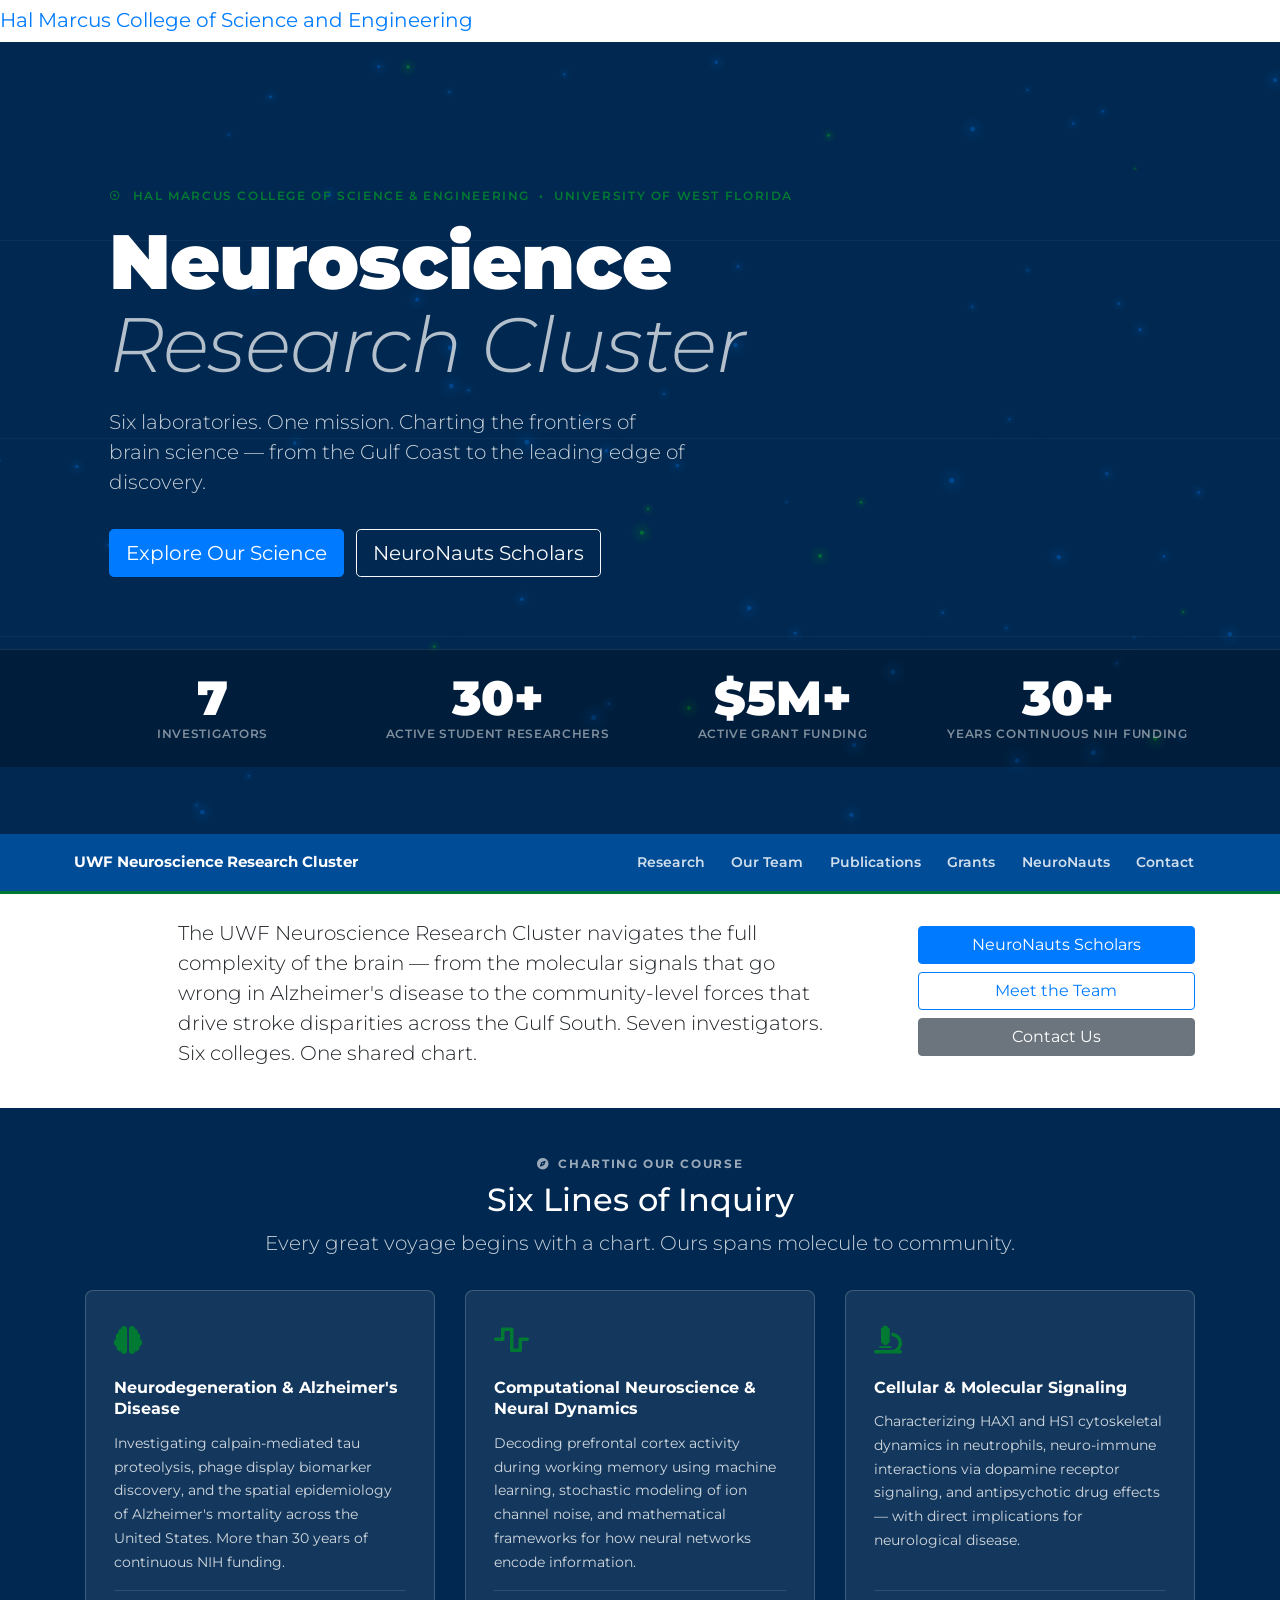
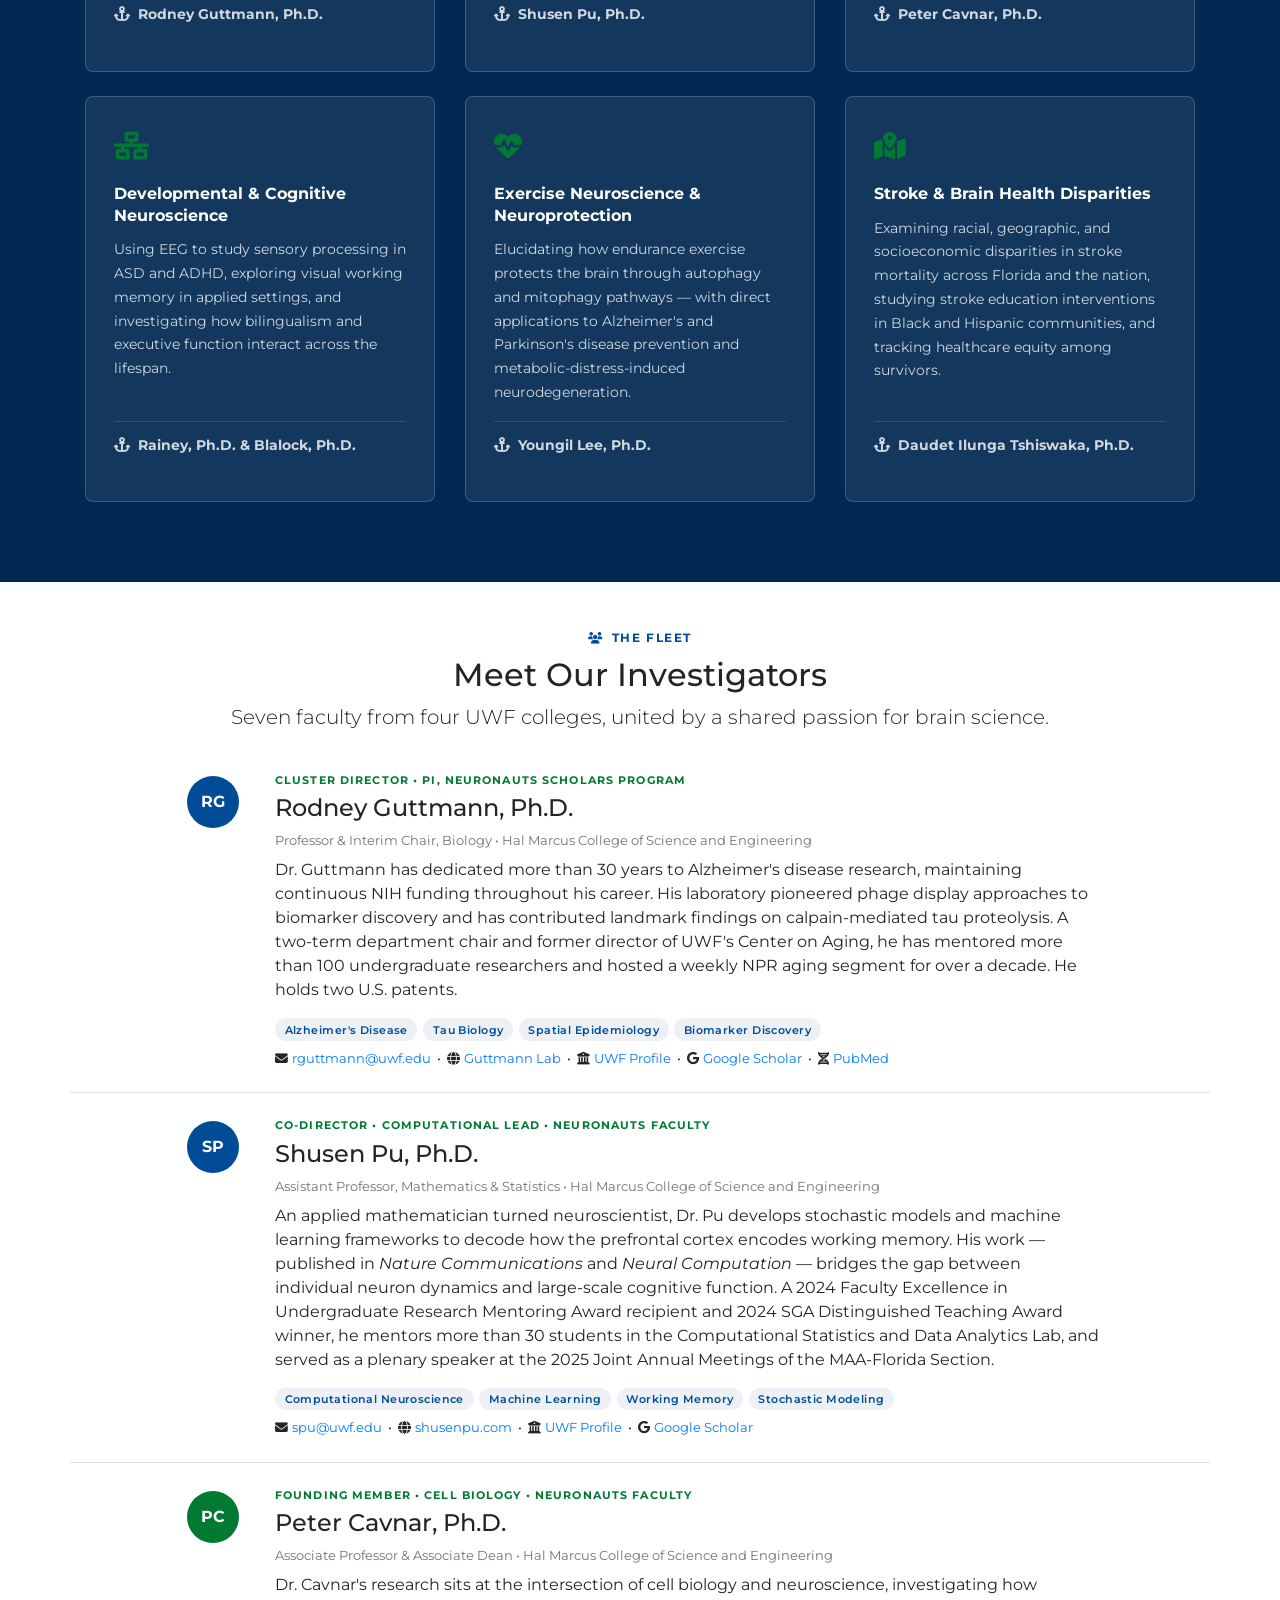
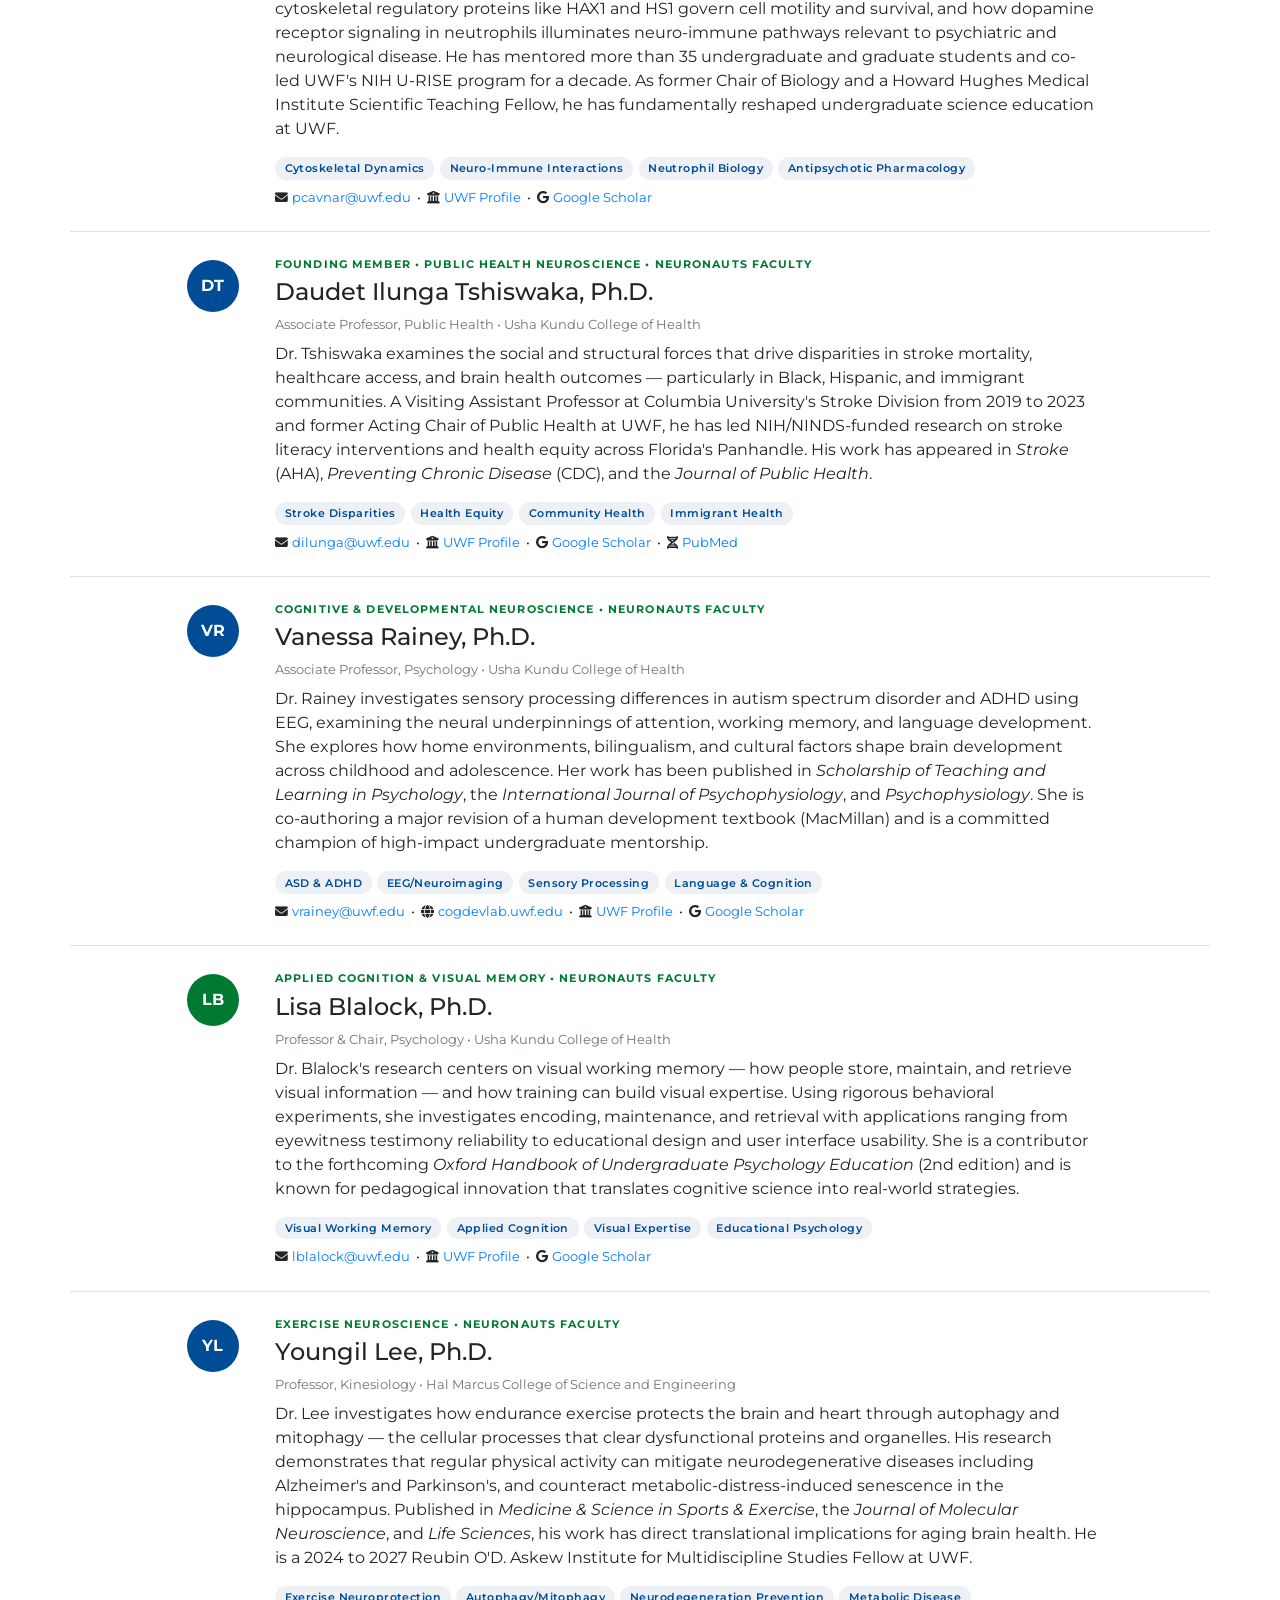
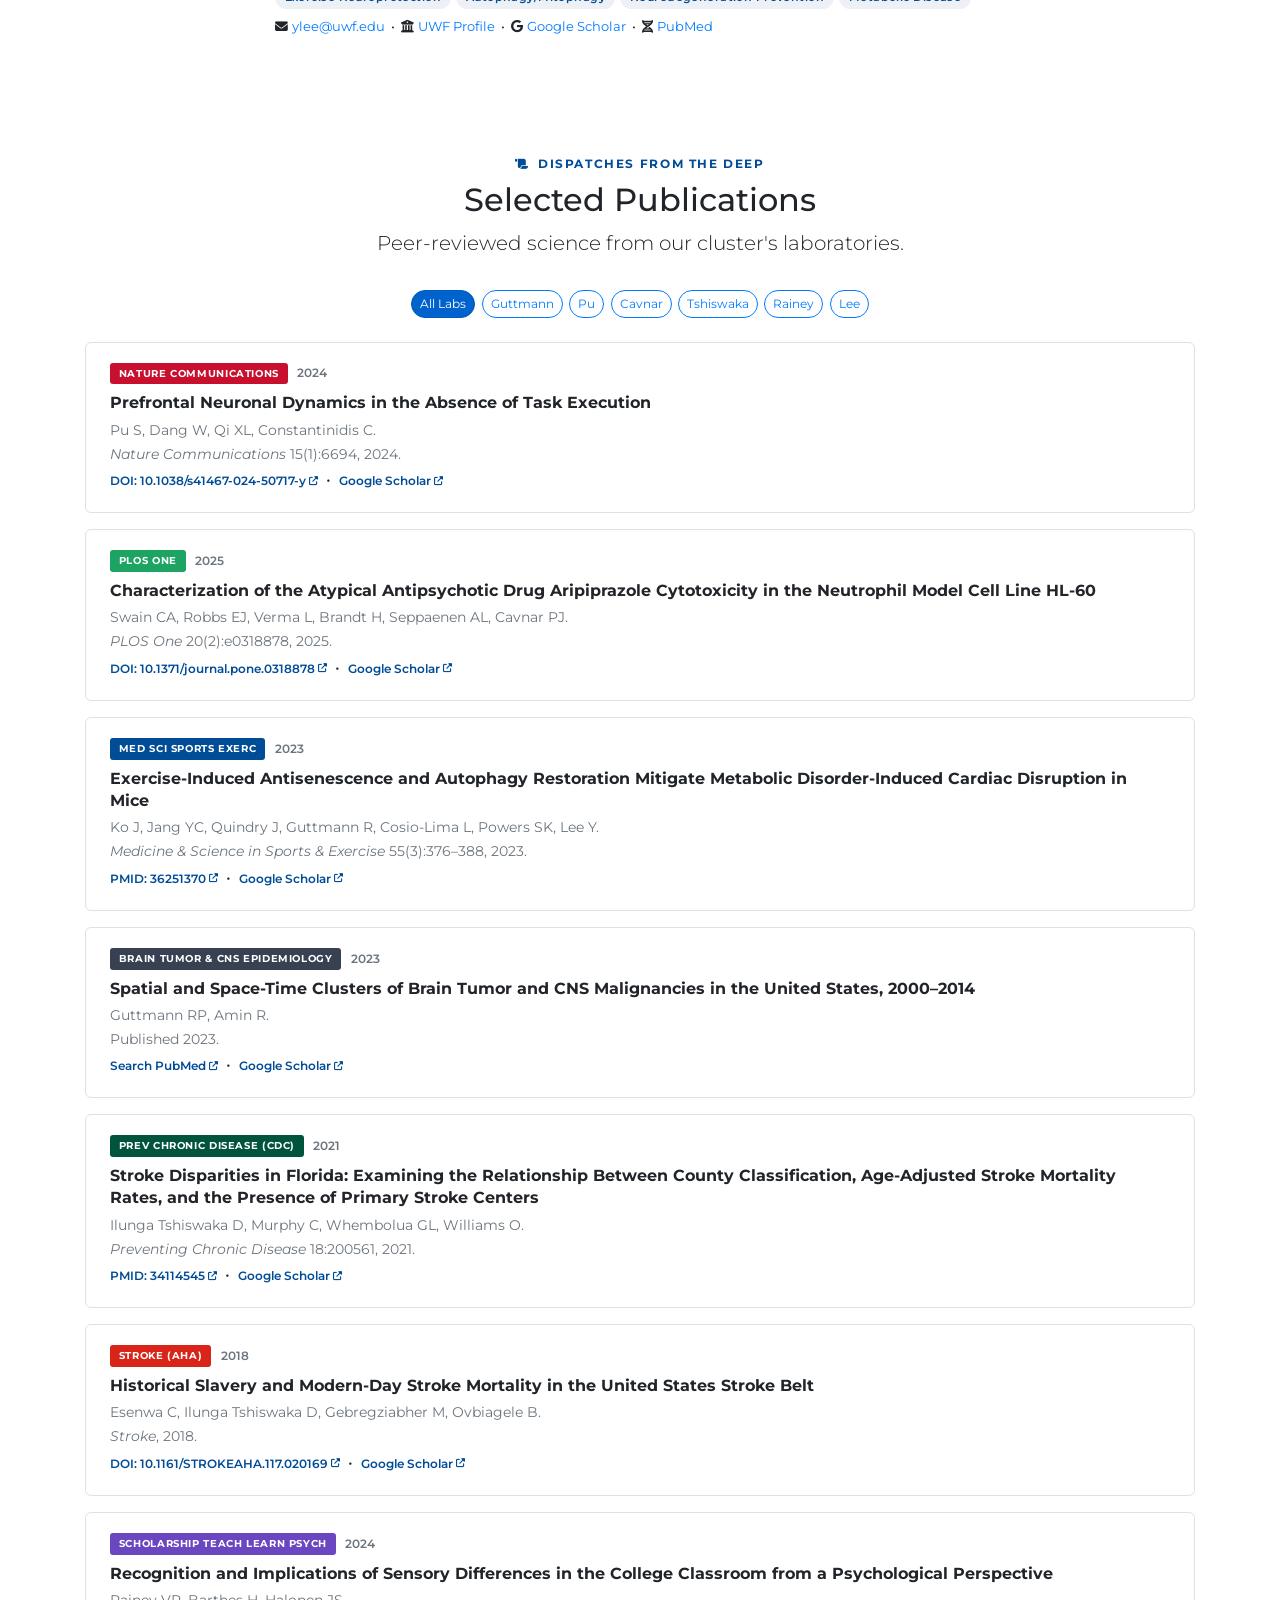
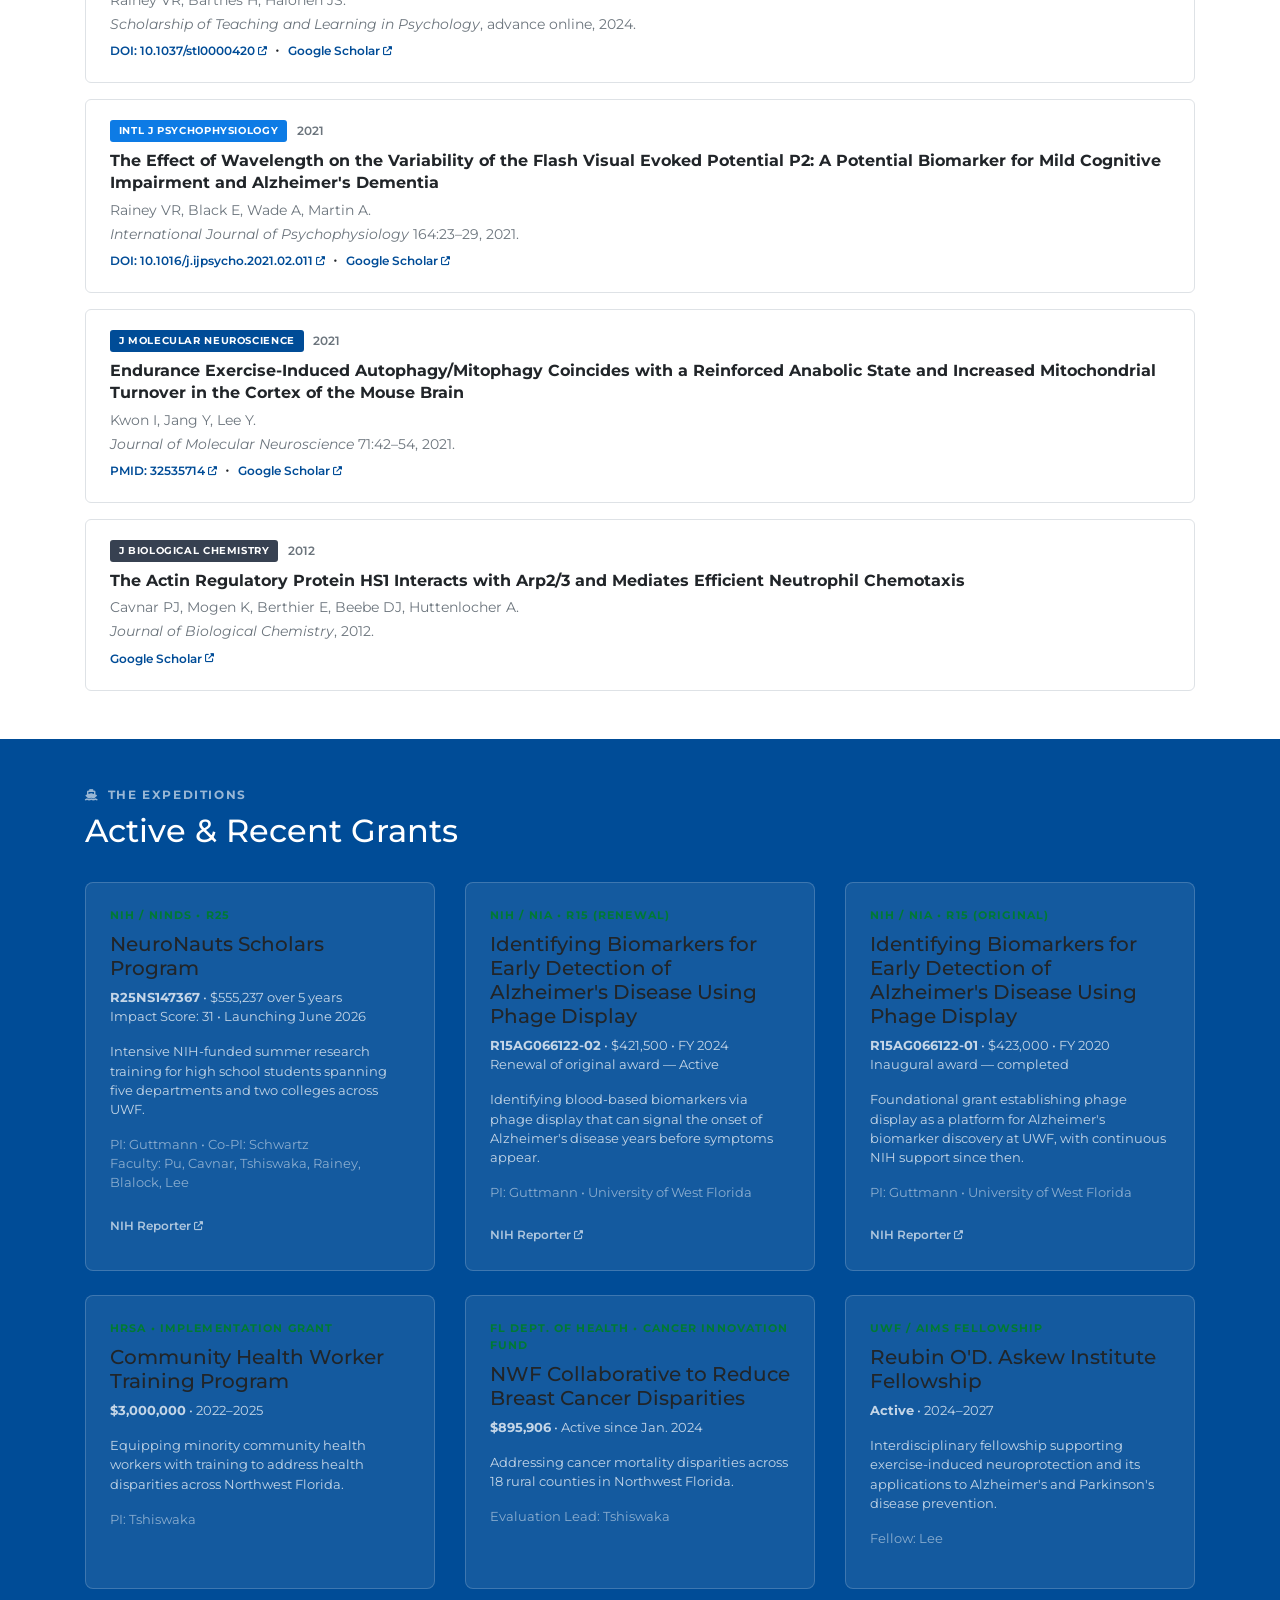
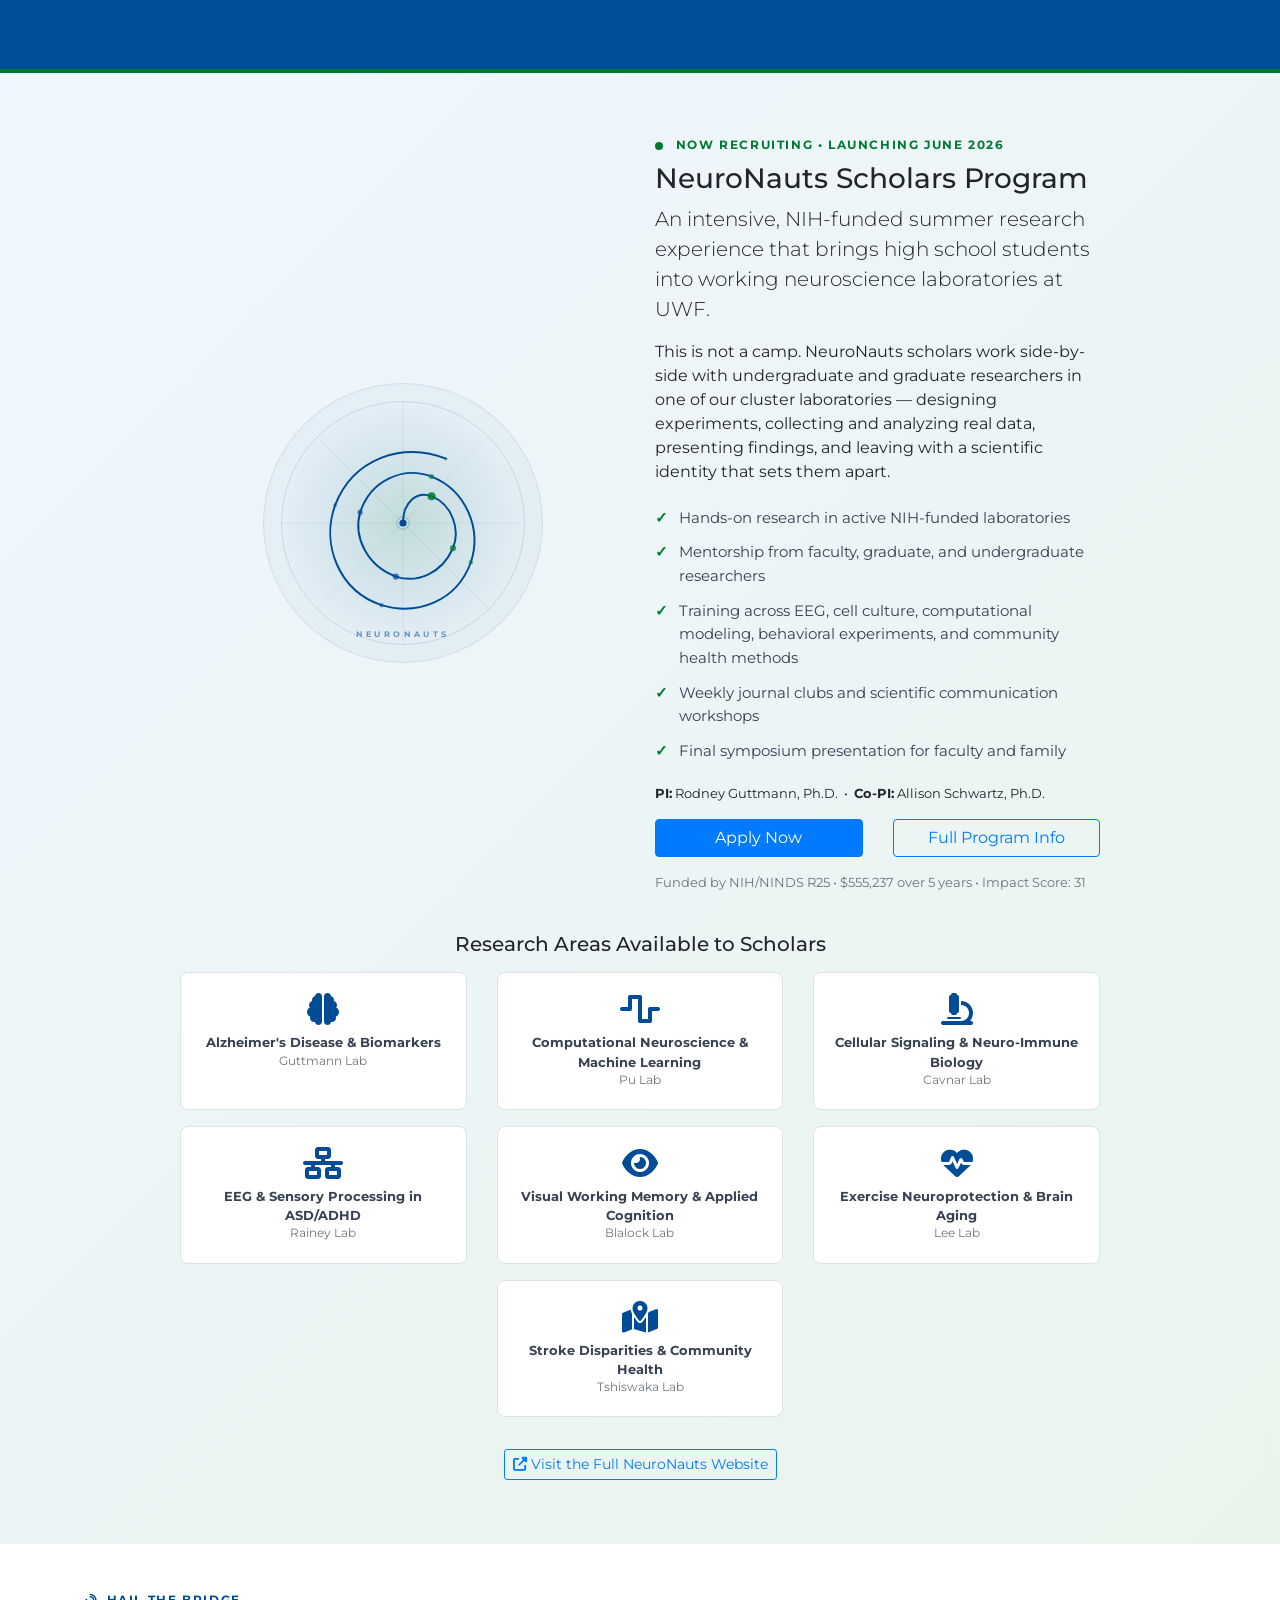
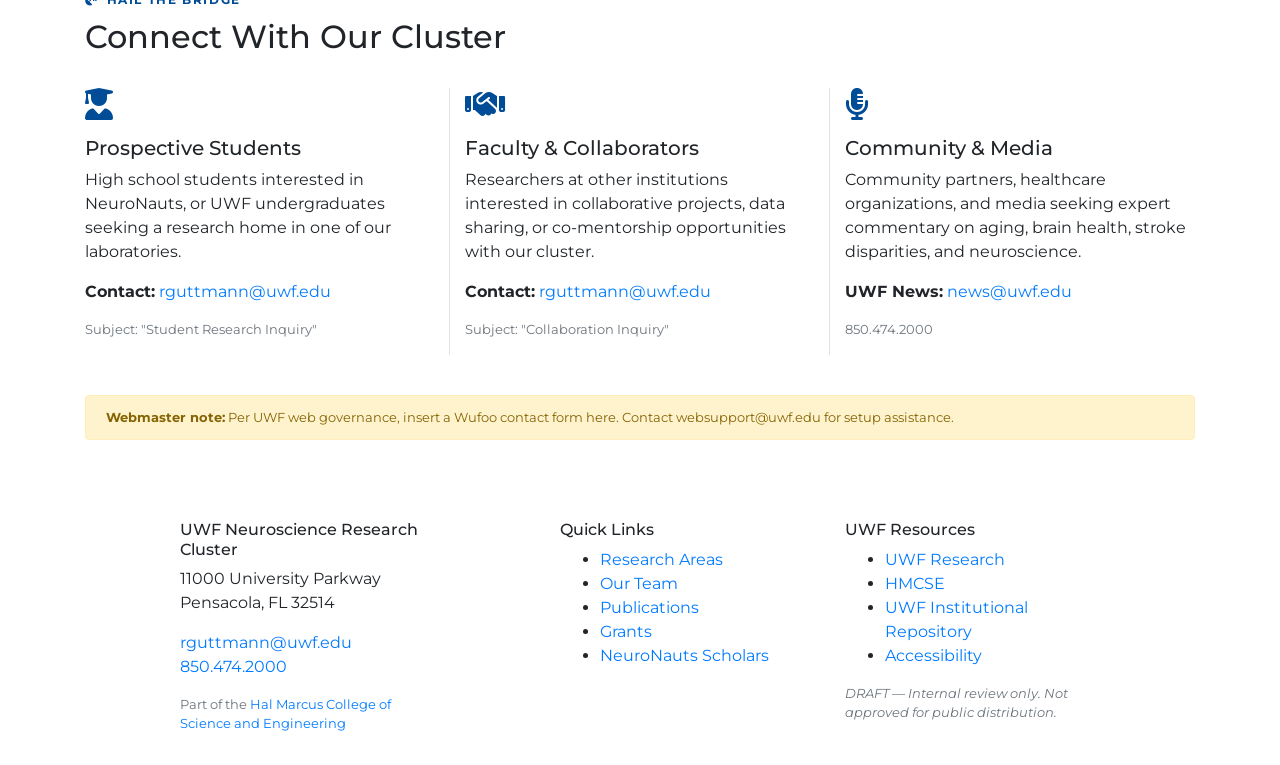
<file: index.html>
<!DOCTYPE html>
<html lang="en">
<head>
  <meta charset="utf-8">
  <meta http-equiv="x-ua-compatible" content="ie=edge">
  <meta name="viewport" content="width=device-width, initial-scale=1, shrink-to-fit=no">
  <title>Neuroscience Research Cluster | University of West Florida</title>
  <meta name="description" content="The UWF Neuroscience Research Cluster unites six interdisciplinary laboratories to chart the frontiers of brain science — from molecule to community." />

  <!-- ============================================================
  WEBMASTER NOTES (remove before launch):
  - Replace this <head> block with UWF's standard T4 header includes
  - UWF global header/nav replaces everything above <nav class="nav-college">
  - Font: Montserrat is already approved institution-wide (same Google Fonts call as hmcse/)
  - Bootstrap 4 + main.css are loaded globally by T4 — remove CDN links below
  - Font Awesome kit (a098e44fc9) is loaded globally — remove CDN link below
  - GTM, UserWay, BrightEdge, Slate scripts are injected by T4 automatically
  - custom-neuro.css is the ONLY file needing UMC approval
  - canvas neural animation in app-neuro.js needs UMC JS vetting
  ============================================================ -->

  <!-- Google Fonts: Montserrat (matches UWF institutional font) -->
  <link rel="preconnect" href="https://fonts.googleapis.com">
  <link rel="preconnect" href="https://fonts.gstatic.com" crossorigin>
  <link href="https://fonts.googleapis.com/css2?family=Montserrat:ital,wght@0,300;0,400;0,600;0,700;0,900;1,400;1,700&display=swap" rel="stylesheet">

  <!-- Bootstrap 4 (loaded globally by T4 via main.css — CDN here for prototype only) -->
  <link rel="stylesheet" href="https://cdn.jsdelivr.net/npm/bootstrap@4.6.2/dist/css/bootstrap.min.css">

  <!-- Font Awesome (loaded globally by T4 — CDN here for prototype only) -->
  <link rel="stylesheet" href="https://cdnjs.cloudflare.com/ajax/libs/font-awesome/6.5.0/css/all.min.css">

  <!-- All cluster styles embedded inline so single HTML file works standalone on GitHub Pages -->
  <!-- T4 webmaster: extract this <style> block to custom-neuro.css and submit to websupport@uwf.edu -->
  <style>
/* ============================================================
   UWF Neuroscience Research Cluster — custom-neuro.css
   Colors: UWF Blue #004C97 | UWF Green #007A33 (per uwf.edu/brand/color/)
   Font: Montserrat (institution-approved)
   WCAG 2.1 AA compliant
============================================================ */
:root {
  --uwf-blue:      #004C97;
  --uwf-blue-dark: #002850;
  --uwf-green:     #007A33;
  --uwf-green-dk:  #005A25;
  --white:         #ffffff;
  --off-white:     #f7f8fa;
  --light-gray:    #edf0f4;
  --text-body:     #374151;
  --font:          'Montserrat', 'Helvetica Neue', Arial, sans-serif;
}
body { font-family: var(--font); }

.skippy {
  position: absolute; top: -40px; left: 1rem; z-index: 9999;
  background: var(--uwf-blue); color: #fff; padding: .5rem 1rem;
  border-radius: 0 0 4px 4px; font-size: .875rem; font-weight: 600;
  text-decoration: none; transition: top .2s;
}
.skippy:focus { top: 0; color: #fff; }

.text-uwfblue  { color: var(--uwf-blue)  !important; }
.text-uwfgreen { color: var(--uwf-green) !important; }

/* ---- HERO ---- */
.neuro-hero {
  position: relative; min-height: 88vh; background: var(--uwf-blue-dark);
  display: flex; flex-direction: column; justify-content: center;
  overflow: hidden; padding: 5rem 0 0; border-radius: 0; margin-bottom: 0;
}
#neuralCanvas {
  position: absolute; inset: 0; width: 100%; height: 100%; pointer-events: none;
}
.depth-lines { position: absolute; inset: 0; pointer-events: none; }
.depth-line { position: absolute; left: 0; right: 0; height: 1px; background: rgba(255,255,255,0.04); }
.depth-line:nth-child(1) { top: 25%; }
.depth-line:nth-child(2) { top: 50%; }
.depth-line:nth-child(3) { top: 75%; }
.neuro-hero-content { position: relative; z-index: 2; padding: 0 1.5rem; }
.neuro-eyebrow {
  font-size: .72rem; font-weight: 600; letter-spacing: .14em;
  text-transform: uppercase; color: var(--uwf-green); margin-bottom: 1rem;
}
.neuro-compass { display: inline-block; margin-right: .4rem; animation: spin-compass 20s linear infinite; }
@keyframes spin-compass { from { transform: rotate(0deg); } to { transform: rotate(360deg); } }
.neuro-title {
  font-family: var(--font); font-size: clamp(2.5rem, 6vw, 5rem);
  font-weight: 900; line-height: 1.08; color: #fff;
  margin-bottom: 1.25rem; letter-spacing: -.01em;
}
.neuro-title em { font-style: italic; font-weight: 300; color: rgba(255,255,255,.7); }
.neuro-subtitle { color: rgba(255,255,255,.78); max-width: 580px; margin-bottom: 2rem; font-weight: 300; }
.neuro-hero-actions { margin-bottom: 2.5rem; }
.neuro-stat-bar {
  position: relative; z-index: 2; background: rgba(0,0,0,.25);
  border-top: 1px solid rgba(255,255,255,.1); padding: 1.5rem 0; margin-top: 2rem;
}
.neuro-stat-num {
  font-family: var(--font); font-size: clamp(2rem, 4vw, 3rem);
  font-weight: 900; color: #fff; margin-bottom: .25rem; line-height: 1;
}
.neuro-stat-label {
  font-size: .72rem; font-weight: 600; letter-spacing: .06em;
  text-transform: uppercase; color: rgba(255,255,255,.5); margin: 0;
}

/* ---- COLLEGE NAV ---- */
.nav-college, .nav-college--sticky {
  background: var(--uwf-blue); border-bottom: 3px solid var(--uwf-green);
}
.nav-college-inner {
  display: flex; align-items: center; justify-content: space-between;
  max-width: 1180px; margin: 0 auto; padding: .75rem 1.5rem;
  flex-wrap: wrap; gap: .5rem;
}
.nav-college .navbar-brand, .nav-college-inner .navbar-brand {
  color: #fff; font-weight: 700; font-size: .95rem;
  text-decoration: none; white-space: nowrap;
}
.nav-college .navbar-brand:hover { color: rgba(255,255,255,.85); }
.nav-college-inner .navbar-nav {
  display: flex; flex-direction: row; list-style: none;
  margin: 0; padding: 0; gap: .15rem; flex-wrap: wrap;
}
.nav-college-inner .navbar-nav a {
  color: rgba(255,255,255,.82); text-decoration: none; font-size: .85rem;
  font-weight: 600; padding: .4rem .75rem; border-radius: 3px;
  transition: background .2s, color .2s; display: block;
}
.nav-college-inner .navbar-nav a:hover,
.nav-college-inner .navbar-nav a:focus { color: #fff; background: rgba(255,255,255,.12); }

/* ---- SECTION EYEBROWS ---- */
.neuro-section-eyebrow {
  font-size: .72rem; font-weight: 700; letter-spacing: .14em;
  text-transform: uppercase; margin-bottom: .5rem; display: block;
}

/* ---- RESEARCH SECTION ---- */
.neuro-research-section {
  background: var(--uwf-blue-dark); padding: 3rem 0 3.5rem;
}
.neuro-research-card {
  background: rgba(255,255,255,0.08);
  border: 1px solid rgba(255,255,255,0.18);
  border-radius: 8px; padding: 1.75rem;
  transition: background .25s, border-color .25s, transform .25s;
  display: flex; flex-direction: column;
}
.neuro-research-card:hover {
  background: rgba(255,255,255,.13); border-color: var(--uwf-green); transform: translateY(-3px);
}
.neuro-card-icon { font-size: 1.75rem; color: var(--uwf-green); margin-bottom: 1rem; }
.neuro-research-card h3 { font-size: 1rem; font-weight: 700; color: #fff; margin-bottom: .75rem; line-height: 1.35; }
.neuro-research-card p { font-size: .9rem; color: rgba(255,255,255,.8); line-height: 1.65; }
.neuro-card-pi {
  font-size: .82rem; color: rgba(255,255,255,.55);
  border-top: 1px solid rgba(255,255,255,.12);
  padding-top: .75rem; margin-top: auto;
}
.neuro-card-pi strong { color: rgba(255,255,255,.8); }

/* ---- TEAM ---- */
.neuro-avatar-col { display: flex; justify-content: center; padding-top: .25rem; }
.neuro-avatar {
  width: 52px; height: 52px; border-radius: 50%; display: flex;
  align-items: center; justify-content: center; font-family: var(--font);
  font-size: 1rem; font-weight: 700; color: #fff; flex-shrink: 0;
}
.neuro-avatar--blue  { background: var(--uwf-blue); }
.neuro-avatar--green { background: var(--uwf-green); }
.neuro-faculty-role {
  font-size: .7rem; font-weight: 700; letter-spacing: .1em;
  text-transform: uppercase; color: var(--uwf-green); margin-bottom: .35rem;
}
.neuro-tags { display: flex; flex-wrap: wrap; gap: .35rem; margin-top: .75rem; }
.neuro-tags span {
  background: var(--light-gray); color: var(--uwf-blue);
  font-size: .68rem; font-weight: 600; letter-spacing: .04em;
  padding: .2rem .6rem; border-radius: 999px;
}

/* ---- PUBLICATIONS ---- */
.neuro-pub-filters { display: flex; flex-wrap: wrap; gap: .4rem; justify-content: center; }
.neuro-pf { border-radius: 999px !important; font-size: .75rem !important; }
.neuro-pub-list { display: flex; flex-direction: column; gap: 1rem; }
.neuro-pub-item {
  background: #fff; border: 1px solid #dee2e6; border-radius: 6px;
  padding: 1.25rem 1.5rem; transition: border-color .2s, box-shadow .2s;
}
.neuro-pub-item:hover { border-color: var(--uwf-blue); box-shadow: 0 2px 12px rgba(0,76,151,.08); }
.neuro-pub-item.hidden { display: none !important; }
.neuro-pub-meta { display: flex; gap: .6rem; align-items: center; margin-bottom: .5rem; flex-wrap: wrap; }
.neuro-pub-badge {
  font-size: .65rem; font-weight: 700; letter-spacing: .06em;
  text-transform: uppercase; padding: .2rem .55rem; border-radius: 3px; color: #fff;
}
.neuro-pub-year { font-size: .75rem; color: #6c757d; font-weight: 600; }
.neuro-pub-title { font-size: 1rem; font-weight: 700; color: #212529; margin-bottom: .3rem; line-height: 1.4; }
.neuro-pub-authors, .neuro-pub-journal { font-size: .875rem; color: #6c757d; margin-bottom: .2rem; }
.neuro-pub-doi { font-size: .75rem; font-weight: 600; color: var(--uwf-blue); text-decoration: none; }
.neuro-pub-doi:hover { text-decoration: underline; }

/* ---- GRANTS ---- */
.neuro-grants-section { background: var(--uwf-blue); padding: 3rem 0 3.5rem; }
.neuro-grant-card {
  background: rgba(255,255,255,0.08); border: 1px solid rgba(255,255,255,0.18);
  border-radius: 8px; padding: 1.5rem; height: 100%;
  transition: background .25s, border-color .25s;
}
.neuro-grant-card:hover { background: rgba(255,255,255,.13); border-color: var(--uwf-green); }
.neuro-grant-agency {
  font-size: .7rem; font-weight: 700; letter-spacing: .1em;
  text-transform: uppercase; color: var(--uwf-green); margin-bottom: .5rem;
}
.neuro-grant-link {
  font-size: .75rem; font-weight: 600; color: rgba(255,255,255,.65);
  text-decoration: none; display: inline-block; margin-top: .5rem;
}
.neuro-grant-link:hover { color: #fff; text-decoration: underline; }

/* ---- NEURONAUTS ---- */
.neuro-nn-section {
  background: linear-gradient(135deg, #f0f6ff 0%, #e8f4ec 100%);
  border-top: 4px solid var(--uwf-green); padding: 3rem 0 3.5rem;
}
.neuro-live-dot {
  display: inline-block; width: 8px; height: 8px; border-radius: 50%;
  background: var(--uwf-green); margin-right: .5rem;
  animation: pulse-dot 2s infinite; vertical-align: middle;
}
@keyframes pulse-dot { 0%,100% { opacity:1; transform:scale(1); } 50% { opacity:.5; transform:scale(1.5); } }
.neuro-nn-features { list-style: none; padding: 0; margin: 1rem 0; }
.neuro-nn-features li {
  padding: .35rem 0 .35rem 1.5rem; position: relative;
  font-size: .95rem; color: var(--text-body); line-height: 1.55;
}
.neuro-nn-features li::before { content: "✓"; position: absolute; left: 0; color: var(--uwf-green); font-weight: 700; }
.neuro-nautilus-display {
  display: flex; align-items: center; justify-content: center;
  width: 280px; height: 280px;
  background: rgba(0,76,151,.04); border-radius: 50%; border: 1px solid rgba(0,76,151,.1);
}
.neuro-placement-card {
  background: #fff; border: 1px solid #dee2e6; border-radius: 8px;
  padding: 1.25rem .75rem; display: block; height: 100%;
  transition: border-color .2s, box-shadow .2s, transform .2s; color: #374151;
}
.neuro-placement-card:hover {
  border-color: var(--uwf-green); box-shadow: 0 4px 12px rgba(0,122,51,.12);
  transform: translateY(-2px); text-decoration: none; color: var(--uwf-blue);
}
.x-small { font-size: .72rem; }

/* ---- CONTACT ---- */
#contact .fas { color: var(--uwf-blue); }

/* ---- SCROLL REVEAL ---- */
.neuro-reveal { opacity: 0; transform: translateY(20px); transition: opacity .5s ease, transform .5s ease; }
.neuro-reveal.visible { opacity: 1; transform: translateY(0); }

/* ---- REDUCED MOTION ---- */
@media (prefers-reduced-motion: reduce) {
  .neuro-reveal { opacity:1; transform:none; transition:none; }
  #neuralCanvas { display:none; }
  .neuro-live-dot { animation:none; }
  .neuro-compass { animation:none; }
}

/* ---- RESPONSIVE ---- */
@media (max-width: 768px) {
  .neuro-hero { min-height: 70vh; padding-top: 3rem; }
  .neuro-hero-actions .btn { display:block; width:100%; margin-bottom:.5rem; }
  .nav-college-inner { flex-direction: column; align-items: flex-start; }
  .nav-college-inner .navbar-nav { flex-direction: column; }
  .neuro-nautilus-display { width:200px; height:200px; }
}
  </style>
</head>
<body class="college--alt">

  <!-- ============================================================
  WEBMASTER: UWF global header and mobile menu go here (T4 injects automatically)
  The nav-college block below is what your department controls.
  ============================================================ -->

  <!-- SKIP LINK (required, WCAG 2.1 AA) -->
  <a class="skippy" href="#main-content">Skip to main content</a>

  <!-- COLLEGE NAV — mobile (mirrors T4 pattern exactly) -->
  <nav class="nav-college--mobile sticky-top bg-tertiary" aria-label="College navigation mobile">
    <a class="navbar-brand" href="/hmcse/">Hal Marcus College of Science and Engineering</a>
    <button class="navbar-toggler collapsed" type="button" data-toggle="collapse"
      data-target="#navbarNeuro" aria-controls="navbarNeuro"
      aria-expanded="false" aria-label="Toggle navigation">
      <span class="navbar-toggler-icon"></span>
    </button>
    <div class="collapse navbar-collapse" id="navbarNeuro">
      <ul class="navbar-nav">
        <li><a href="#research">Research</a></li>
        <li><a href="#team">Our Team</a></li>
        <li><a href="#publications">Publications</a></li>
        <li><a href="#grants">Grants</a></li>
        <li><a href="#neuronauts">NeuroNauts</a></li>
        <li><a href="#contact">Contact</a></li>
      </ul>
    </div>
  </nav>

  <!-- JUMBOTRON HERO — mirrors T4 jumbotron-image pattern -->
  <section aria-label="Neuroscience Research Cluster hero">
    <div class="jumbotron jumbotron-fluid jumbotron-image neuro-hero">
      <canvas id="neuralCanvas" aria-hidden="true" focusable="false"></canvas>
      <!-- Nautical depth lines (decorative) -->
      <div class="depth-lines" aria-hidden="true">
        <div class="depth-line"></div>
        <div class="depth-line"></div>
        <div class="depth-line"></div>
      </div>
      <div class="container">
        <div class="neuro-hero-content">
          <p class="neuro-eyebrow">
            <span class="neuro-compass" aria-hidden="true">&#9737;</span>
            Hal Marcus College of Science &amp; Engineering &nbsp;&bull;&nbsp; University of West Florida
          </p>
          <h1 class="neuro-title">Neuroscience<br><em>Research Cluster</em></h1>
          <p class="neuro-subtitle lead">Six laboratories. One mission. Charting the frontiers of brain science — from the Gulf Coast to the leading edge of discovery.</p>
          <div class="neuro-hero-actions">
            <a href="#research" class="btn btn-primary btn-lg mr-2">Explore Our Science</a>
            <a href="#neuronauts" class="btn btn-outline-light btn-lg">NeuroNauts Scholars</a>
          </div>
        </div>
      </div>

      <!-- Stat bar — mirrors UWF infographic pattern -->
      <div class="neuro-stat-bar">
        <div class="container">
          <div class="row justify-content-center text-center">
            <div class="col-6 col-md-3 neuro-stat">
              <p class="neuro-stat-num" data-target="7">0</p>
              <p class="neuro-stat-label">Investigators</p>
            </div>
            <div class="col-6 col-md-3 neuro-stat">
              <p class="neuro-stat-num" data-target="30" data-suffix="+">0</p>
              <p class="neuro-stat-label">Active Student Researchers</p>
            </div>
            <div class="col-6 col-md-3 neuro-stat">
              <p class="neuro-stat-num" data-target="5" data-prefix="$" data-suffix="M+">0</p>
              <p class="neuro-stat-label">Active Grant Funding</p>
            </div>
            <div class="col-6 col-md-3 neuro-stat">
              <p class="neuro-stat-num" data-target="30" data-suffix="+">0</p>
              <p class="neuro-stat-label">Years Continuous NIH Funding</p>
            </div>
          </div>
        </div>
      </div>
    </div>
  </section>

  <!-- COLLEGE NAV — desktop sticky (mirrors T4 nav-college--sticky) -->
  <nav class="nav-college nav-college--sticky" aria-label="College navigation">
    <div class="nav-college-inner">
      <a class="navbar-brand" href="/hmcse/departments/biology/">
        UWF Neuroscience Research Cluster
      </a>
      <ul class="navbar-nav">
        <li><a href="#research">Research</a></li>
        <li><a href="#team">Our Team</a></li>
        <li><a href="#publications">Publications</a></li>
        <li><a href="#grants">Grants</a></li>
        <li><a href="#neuronauts">NeuroNauts</a></li>
        <li><a href="#contact">Contact</a></li>
      </ul>
    </div>
  </nav>

  <!-- MAIN CONTENT -->
  <main class="container applied" id="main-content">

    <!-- MISSION LEAD — mirrors T4 .lead pattern -->
    <div class="row no-gutters my-4">
      <div class="offset-xl-1 col-lg-8 col-xl-7">
        <p class="lead">The UWF Neuroscience Research Cluster navigates the full complexity of the brain — from the molecular signals that go wrong in Alzheimer's disease to the community-level forces that drive stroke disparities across the Gulf South. Seven investigators. Six colleges. One shared chart.</p>
      </div>
      <div class="offset-lg-1 col-lg-3 mt-1 mt-lg-2">
        <a href="#neuronauts" class="btn btn-primary mb-1 btn-block">NeuroNauts Scholars</a>
        <a href="#team" class="btn btn-outline-primary mb-1 btn-block">Meet the Team</a>
        <a href="#contact" class="btn btn-secondary mb-1 btn-block">Contact Us</a>
      </div>
    </div>

  </main>

  <!-- FULL WIDTH CONTENT — matches T4 #fullwidth pattern -->
  <div id="fullwidth" role="complementary">

    <!-- ============================================================
    RESEARCH PILLARS — standalone prototype: explicit bg replaces panel--blue
    T4 note: use Panel content type with panel--blue setting
    ============================================================ -->
    <div class="neuro-research-section" id="research" aria-labelledby="research-heading">
      <div class="container">
        <div class="row mb-3">
          <div class="col-12 text-center">
            <p class="neuro-section-eyebrow" style="color:rgba(255,255,255,0.6);">
              <i class="fas fa-compass mr-2" aria-hidden="true"></i>Charting Our Course
            </p>
            <h2 id="research-heading" class="mt-0" style="color:#fff;">Six Lines of Inquiry</h2>
            <p class="lead" style="color:rgba(255,255,255,0.78);">Every great voyage begins with a chart. Ours spans molecule to community.</p>
          </div>
        </div>

        <div class="row">

          <div class="col-md-4 mb-4 d-flex">
            <article class="neuro-research-card w-100" aria-label="Alzheimer's Disease research">
              <div class="neuro-card-icon" aria-hidden="true">
                <i class="fas fa-brain"></i>
              </div>
              <h3>Neurodegeneration &amp; Alzheimer's Disease</h3>
              <p>Investigating calpain-mediated tau proteolysis, phage display biomarker discovery, and the spatial epidemiology of Alzheimer's mortality across the United States. More than 30 years of continuous NIH funding.</p>
              <p class="neuro-card-pi">
                <i class="fas fa-anchor mr-1" aria-hidden="true"></i>
                <strong>Rodney Guttmann, Ph.D.</strong>
              </p>
            </article>
          </div>

          <div class="col-md-4 mb-4 d-flex">
            <article class="neuro-research-card w-100" aria-label="Computational Neuroscience research">
              <div class="neuro-card-icon" aria-hidden="true">
                <i class="fas fa-wave-square"></i>
              </div>
              <h3>Computational Neuroscience &amp; Neural Dynamics</h3>
              <p>Decoding prefrontal cortex activity during working memory using machine learning, stochastic modeling of ion channel noise, and mathematical frameworks for how neural networks encode information.</p>
              <p class="neuro-card-pi">
                <i class="fas fa-anchor mr-1" aria-hidden="true"></i>
                <strong>Shusen Pu, Ph.D.</strong>
              </p>
            </article>
          </div>

          <div class="col-md-4 mb-4 d-flex">
            <article class="neuro-research-card w-100" aria-label="Cellular Signaling research">
              <div class="neuro-card-icon" aria-hidden="true">
                <i class="fas fa-microscope"></i>
              </div>
              <h3>Cellular &amp; Molecular Signaling</h3>
              <p>Characterizing HAX1 and HS1 cytoskeletal dynamics in neutrophils, neuro-immune interactions via dopamine receptor signaling, and antipsychotic drug effects — with direct implications for neurological disease.</p>
              <p class="neuro-card-pi">
                <i class="fas fa-anchor mr-1" aria-hidden="true"></i>
                <strong>Peter Cavnar, Ph.D.</strong>
              </p>
            </article>
          </div>

          <div class="col-md-4 mb-4 d-flex">
            <article class="neuro-research-card w-100" aria-label="Developmental Neuroscience research">
              <div class="neuro-card-icon" aria-hidden="true">
                <i class="fas fa-network-wired"></i>
              </div>
              <h3>Developmental &amp; Cognitive Neuroscience</h3>
              <p>Using EEG to study sensory processing in ASD and ADHD, exploring visual working memory in applied settings, and investigating how bilingualism and executive function interact across the lifespan.</p>
              <p class="neuro-card-pi">
                <i class="fas fa-anchor mr-1" aria-hidden="true"></i>
                <strong>Rainey, Ph.D. &amp; Blalock, Ph.D.</strong>
              </p>
            </article>
          </div>

          <div class="col-md-4 mb-4 d-flex">
            <article class="neuro-research-card w-100" aria-label="Exercise Neuroscience research">
              <div class="neuro-card-icon" aria-hidden="true">
                <i class="fas fa-heartbeat"></i>
              </div>
              <h3>Exercise Neuroscience &amp; Neuroprotection</h3>
              <p>Elucidating how endurance exercise protects the brain through autophagy and mitophagy pathways — with direct applications to Alzheimer's and Parkinson's disease prevention and metabolic-distress-induced neurodegeneration.</p>
              <p class="neuro-card-pi">
                <i class="fas fa-anchor mr-1" aria-hidden="true"></i>
                <strong>Youngil Lee, Ph.D.</strong>
              </p>
            </article>
          </div>

          <div class="col-md-4 mb-4 d-flex">
            <article class="neuro-research-card w-100" aria-label="Stroke Disparities research">
              <div class="neuro-card-icon" aria-hidden="true">
                <i class="fas fa-map-marked-alt"></i>
              </div>
              <h3>Stroke &amp; Brain Health Disparities</h3>
              <p>Examining racial, geographic, and socioeconomic disparities in stroke mortality across Florida and the nation, studying stroke education interventions in Black and Hispanic communities, and tracking healthcare equity among survivors.</p>
              <p class="neuro-card-pi">
                <i class="fas fa-anchor mr-1" aria-hidden="true"></i>
                <strong>Daudet Ilunga Tshiswaka, Ph.D.</strong>
              </p>
            </article>
          </div>

        </div>
      </div>
    </div>

    <!-- ============================================================
    TEAM — uses T4 fw--columns alternating pattern
    ============================================================ -->
    <div class="fw--columns py-5 bg--white" id="team" aria-labelledby="team-heading">
      <div class="container">
        <div class="row mb-4">
          <div class="col-12 text-center">
            <p class="neuro-section-eyebrow text-uwfblue">
              <i class="fas fa-users mr-2" aria-hidden="true"></i>The Fleet
            </p>
            <h2 id="team-heading" class="mt-0">Meet Our Investigators</h2>
            <p class="lead">Seven faculty from four UWF colleges, united by a shared passion for brain science.</p>
          </div>
        </div>

        <!-- Guttmann -->
        <div class="alternating row justify-content-center mb-4 pb-4 border-bottom">
          <div class="col-sm-2 col-lg-1 neuro-avatar-col">
            <div class="neuro-avatar neuro-avatar--blue" aria-hidden="true">RG</div>
          </div>
          <div class="col-sm-10 col-lg-9 fw--col-content">
            <div class="neuro-faculty-role">Cluster Director &bull; PI, NeuroNauts Scholars Program</div>
            <h3 class="h4 mt-1">Rodney Guttmann, Ph.D.</h3>
            <p class="text-muted small mb-2">Professor &amp; Interim Chair, Biology &bull; Hal Marcus College of Science and Engineering</p>
            <p>Dr. Guttmann has dedicated more than 30 years to Alzheimer's disease research, maintaining continuous NIH funding throughout his career. His laboratory pioneered phage display approaches to biomarker discovery and has contributed landmark findings on calpain-mediated tau proteolysis. A two-term department chair and former director of UWF's Center on Aging, he has mentored more than 100 undergraduate researchers and hosted a weekly NPR aging segment for over a decade. He holds two U.S. patents.</p>
            <div class="neuro-tags">
              <span>Alzheimer's Disease</span>
              <span>Tau Biology</span>
              <span>Spatial Epidemiology</span>
              <span>Biomarker Discovery</span>
            </div>
            <p class="mt-2 mb-0 small">
              <i class="fas fa-envelope mr-1" aria-hidden="true"></i><a href="mailto:rguttmann@uwf.edu">rguttmann@uwf.edu</a>
              &nbsp;&bull;&nbsp;
              <i class="fas fa-globe mr-1" aria-hidden="true"></i><a href="https://rpg007-github.github.io/GuttmannLab/" target="_blank" rel="noopener noreferrer">Guttmann Lab</a>
              &nbsp;&bull;&nbsp;
              <i class="fas fa-university mr-1" aria-hidden="true"></i><a href="https://uwf.edu/hmcse/departments/biology/faculty/dr-rodney-guttmann.html" target="_blank" rel="noopener noreferrer">UWF Profile</a>
              &nbsp;&bull;&nbsp;
              <i class="fab fa-google mr-1" aria-hidden="true"></i><a href="https://scholar.google.com/scholar?hl=en&as_sdt=0%2C1&q=guttmann+rp&btnG=" target="_blank" rel="noopener noreferrer">Google Scholar</a>
              &nbsp;&bull;&nbsp;
              <i class="fas fa-dna mr-1" aria-hidden="true"></i><a href="https://pubmed.ncbi.nlm.nih.gov/?term=guttmann+rp&sort=date" target="_blank" rel="noopener noreferrer">PubMed</a>
            </p>
          </div>
        </div>

        <!-- Pu -->
        <div class="alternating row justify-content-center mb-4 pb-4 border-bottom">
          <div class="col-sm-2 col-lg-1 neuro-avatar-col">
            <div class="neuro-avatar neuro-avatar--blue" aria-hidden="true">SP</div>
          </div>
          <div class="col-sm-10 col-lg-9 fw--col-content">
            <div class="neuro-faculty-role">Co-Director &bull; Computational Lead &bull; NeuroNauts Faculty</div>
            <h3 class="h4 mt-1">Shusen Pu, Ph.D.</h3>
            <p class="text-muted small mb-2">Assistant Professor, Mathematics &amp; Statistics &bull; Hal Marcus College of Science and Engineering</p>
            <p>An applied mathematician turned neuroscientist, Dr. Pu develops stochastic models and machine learning frameworks to decode how the prefrontal cortex encodes working memory. His work — published in <em>Nature Communications</em> and <em>Neural Computation</em> — bridges the gap between individual neuron dynamics and large-scale cognitive function. A 2024 Faculty Excellence in Undergraduate Research Mentoring Award recipient and 2024 SGA Distinguished Teaching Award winner, he mentors more than 30 students in the Computational Statistics and Data Analytics Lab, and served as a plenary speaker at the 2025 Joint Annual Meetings of the MAA-Florida Section.</p>
            <div class="neuro-tags">
              <span>Computational Neuroscience</span>
              <span>Machine Learning</span>
              <span>Working Memory</span>
              <span>Stochastic Modeling</span>
            </div>
            <p class="mt-2 mb-0 small">
              <i class="fas fa-envelope mr-1" aria-hidden="true"></i><a href="mailto:spu@uwf.edu">spu@uwf.edu</a>
              &nbsp;&bull;&nbsp;
              <i class="fas fa-globe mr-1" aria-hidden="true"></i><a href="https://www.shusenpu.com" target="_blank" rel="noopener noreferrer">shusenpu.com</a>
              &nbsp;&bull;&nbsp;
              <i class="fas fa-university mr-1" aria-hidden="true"></i><a href="https://uwf.edu/hmcse/departments/mathematics-and-statistics/faculty/dr-shusen-pu.html" target="_blank" rel="noopener noreferrer">UWF Profile</a>
              &nbsp;&bull;&nbsp;
              <i class="fab fa-google mr-1" aria-hidden="true"></i><a href="https://scholar.google.com/citations?user=VVX4-WgAAAAJ&hl=en&oi=ao" target="_blank" rel="noopener noreferrer">Google Scholar</a>
            </p>
          </div>
        </div>

        <!-- Cavnar -->
        <div class="alternating row justify-content-center mb-4 pb-4 border-bottom">
          <div class="col-sm-2 col-lg-1 neuro-avatar-col">
            <div class="neuro-avatar neuro-avatar--green" aria-hidden="true">PC</div>
          </div>
          <div class="col-sm-10 col-lg-9 fw--col-content">
            <div class="neuro-faculty-role">Founding Member &bull; Cell Biology &bull; NeuroNauts Faculty</div>
            <h3 class="h4 mt-1">Peter Cavnar, Ph.D.</h3>
            <p class="text-muted small mb-2">Associate Professor &amp; Associate Dean &bull; Hal Marcus College of Science and Engineering</p>
            <p>Dr. Cavnar's research sits at the intersection of cell biology and neuroscience, investigating how cytoskeletal regulatory proteins like HAX1 and HS1 govern cell motility and survival, and how dopamine receptor signaling in neutrophils illuminates neuro-immune pathways relevant to psychiatric and neurological disease. He has mentored more than 35 undergraduate and graduate students and co-led UWF's NIH U-RISE program for a decade. As former Chair of Biology and a Howard Hughes Medical Institute Scientific Teaching Fellow, he has fundamentally reshaped undergraduate science education at UWF.</p>
            <div class="neuro-tags">
              <span>Cytoskeletal Dynamics</span>
              <span>Neuro-Immune Interactions</span>
              <span>Neutrophil Biology</span>
              <span>Antipsychotic Pharmacology</span>
            </div>
            <p class="mt-2 mb-0 small">
              <i class="fas fa-envelope mr-1" aria-hidden="true"></i><a href="mailto:pcavnar@uwf.edu">pcavnar@uwf.edu</a>
              &nbsp;&bull;&nbsp;
              <i class="fas fa-university mr-1" aria-hidden="true"></i><a href="https://uwf.edu/hmcse/departments/biology/faculty/dr-peter-cavnar.html" target="_blank" rel="noopener noreferrer">UWF Profile</a>
              &nbsp;&bull;&nbsp;
              <i class="fab fa-google mr-1" aria-hidden="true"></i><a href="https://scholar.google.com/scholar?hl=en&as_sdt=0%2C1&q=cavnar+pj&btnG=" target="_blank" rel="noopener noreferrer">Google Scholar</a>
            </p>
          </div>
        </div>

        <!-- Tshiswaka -->
        <div class="alternating row justify-content-center mb-4 pb-4 border-bottom">
          <div class="col-sm-2 col-lg-1 neuro-avatar-col">
            <div class="neuro-avatar neuro-avatar--blue" aria-hidden="true">DT</div>
          </div>
          <div class="col-sm-10 col-lg-9 fw--col-content">
            <div class="neuro-faculty-role">Founding Member &bull; Public Health Neuroscience &bull; NeuroNauts Faculty</div>
            <h3 class="h4 mt-1">Daudet Ilunga Tshiswaka, Ph.D.</h3>
            <p class="text-muted small mb-2">Associate Professor, Public Health &bull; Usha Kundu College of Health</p>
            <p>Dr. Tshiswaka examines the social and structural forces that drive disparities in stroke mortality, healthcare access, and brain health outcomes — particularly in Black, Hispanic, and immigrant communities. A Visiting Assistant Professor at Columbia University's Stroke Division from 2019 to 2023 and former Acting Chair of Public Health at UWF, he has led NIH/NINDS-funded research on stroke literacy interventions and health equity across Florida's Panhandle. His work has appeared in <em>Stroke</em> (AHA), <em>Preventing Chronic Disease</em> (CDC), and the <em>Journal of Public Health</em>.</p>
            <div class="neuro-tags">
              <span>Stroke Disparities</span>
              <span>Health Equity</span>
              <span>Community Health</span>
              <span>Immigrant Health</span>
            </div>
            <p class="mt-2 mb-0 small">
              <i class="fas fa-envelope mr-1" aria-hidden="true"></i><a href="mailto:dilunga@uwf.edu">dilunga@uwf.edu</a>
              &nbsp;&bull;&nbsp;
              <i class="fas fa-university mr-1" aria-hidden="true"></i><a href="https://uwf.edu/ukcoh/departments/public-health/faculty/daudet-ilunga-tshiswaka.html" target="_blank" rel="noopener noreferrer">UWF Profile</a>
              &nbsp;&bull;&nbsp;
              <i class="fab fa-google mr-1" aria-hidden="true"></i><a href="https://scholar.google.com/citations?user=1WpIKHcAAAAJ&hl=en&oi=ao" target="_blank" rel="noopener noreferrer">Google Scholar</a>
              &nbsp;&bull;&nbsp;
              <i class="fas fa-dna mr-1" aria-hidden="true"></i><a href="https://pubmed.ncbi.nlm.nih.gov/?term=ilunga+tshiswaka&sort=date" target="_blank" rel="noopener noreferrer">PubMed</a>
            </p>
          </div>
        </div>

        <!-- Rainey -->
        <div class="alternating row justify-content-center mb-4 pb-4 border-bottom">
          <div class="col-sm-2 col-lg-1 neuro-avatar-col">
            <div class="neuro-avatar neuro-avatar--blue" aria-hidden="true">VR</div>
          </div>
          <div class="col-sm-10 col-lg-9 fw--col-content">
            <div class="neuro-faculty-role">Cognitive &amp; Developmental Neuroscience &bull; NeuroNauts Faculty</div>
            <h3 class="h4 mt-1">Vanessa Rainey, Ph.D.</h3>
            <p class="text-muted small mb-2">Associate Professor, Psychology &bull; Usha Kundu College of Health</p>
            <p>Dr. Rainey investigates sensory processing differences in autism spectrum disorder and ADHD using EEG, examining the neural underpinnings of attention, working memory, and language development. She explores how home environments, bilingualism, and cultural factors shape brain development across childhood and adolescence. Her work has been published in <em>Scholarship of Teaching and Learning in Psychology</em>, the <em>International Journal of Psychophysiology</em>, and <em>Psychophysiology</em>. She is co-authoring a major revision of a human development textbook (MacMillan) and is a committed champion of high-impact undergraduate mentorship.</p>
            <div class="neuro-tags">
              <span>ASD &amp; ADHD</span>
              <span>EEG/Neuroimaging</span>
              <span>Sensory Processing</span>
              <span>Language &amp; Cognition</span>
            </div>
            <p class="mt-2 mb-0 small">
              <i class="fas fa-envelope mr-1" aria-hidden="true"></i><a href="mailto:vrainey@uwf.edu">vrainey@uwf.edu</a>
              &nbsp;&bull;&nbsp;
              <i class="fas fa-globe mr-1" aria-hidden="true"></i><a href="https://cogdevlab.uwf.edu" target="_blank" rel="noopener noreferrer">cogdevlab.uwf.edu</a>
              &nbsp;&bull;&nbsp;
              <i class="fas fa-university mr-1" aria-hidden="true"></i><a href="https://uwf.edu/ukcoh/departments/psychology/faculty/vanessa-rainey.html" target="_blank" rel="noopener noreferrer">UWF Profile</a>
              &nbsp;&bull;&nbsp;
              <i class="fab fa-google mr-1" aria-hidden="true"></i><a href="https://scholar.google.com/scholar?hl=en&as_sdt=0%2C1&q=vanessa+rainey&btnG=" target="_blank" rel="noopener noreferrer">Google Scholar</a>
            </p>
          </div>
        </div>

        <!-- Blalock -->
        <div class="alternating row justify-content-center mb-4 pb-4 border-bottom">
          <div class="col-sm-2 col-lg-1 neuro-avatar-col">
            <div class="neuro-avatar neuro-avatar--green" aria-hidden="true">LB</div>
          </div>
          <div class="col-sm-10 col-lg-9 fw--col-content">
            <div class="neuro-faculty-role">Applied Cognition &amp; Visual Memory &bull; NeuroNauts Faculty</div>
            <h3 class="h4 mt-1">Lisa Blalock, Ph.D.</h3>
            <p class="text-muted small mb-2">Professor &amp; Chair, Psychology &bull; Usha Kundu College of Health</p>
            <p>Dr. Blalock's research centers on visual working memory — how people store, maintain, and retrieve visual information — and how training can build visual expertise. Using rigorous behavioral experiments, she investigates encoding, maintenance, and retrieval with applications ranging from eyewitness testimony reliability to educational design and user interface usability. She is a contributor to the forthcoming <em>Oxford Handbook of Undergraduate Psychology Education</em> (2nd edition) and is known for pedagogical innovation that translates cognitive science into real-world strategies.</p>
            <div class="neuro-tags">
              <span>Visual Working Memory</span>
              <span>Applied Cognition</span>
              <span>Visual Expertise</span>
              <span>Educational Psychology</span>
            </div>
            <p class="mt-2 mb-0 small">
              <i class="fas fa-envelope mr-1" aria-hidden="true"></i><a href="mailto:lblalock@uwf.edu">lblalock@uwf.edu</a>
              &nbsp;&bull;&nbsp;
              <i class="fas fa-university mr-1" aria-hidden="true"></i><a href="https://uwf.edu/ukcoh/departments/psychology/faculty/lisa-blalock.html" target="_blank" rel="noopener noreferrer">UWF Profile</a>
              &nbsp;&bull;&nbsp;
              <i class="fab fa-google mr-1" aria-hidden="true"></i><a href="https://scholar.google.com/citations?user=9paFUeUAAAAJ&hl=en&oi=ao" target="_blank" rel="noopener noreferrer">Google Scholar</a>
            </p>
          </div>
        </div>

        <!-- Lee -->
        <div class="alternating row justify-content-center mb-4">
          <div class="col-sm-2 col-lg-1 neuro-avatar-col">
            <div class="neuro-avatar neuro-avatar--blue" aria-hidden="true">YL</div>
          </div>
          <div class="col-sm-10 col-lg-9 fw--col-content">
            <div class="neuro-faculty-role">Exercise Neuroscience &bull; NeuroNauts Faculty</div>
            <h3 class="h4 mt-1">Youngil Lee, Ph.D.</h3>
            <p class="text-muted small mb-2">Professor, Kinesiology &bull; Hal Marcus College of Science and Engineering</p>
            <p>Dr. Lee investigates how endurance exercise protects the brain and heart through autophagy and mitophagy — the cellular processes that clear dysfunctional proteins and organelles. His research demonstrates that regular physical activity can mitigate neurodegenerative diseases including Alzheimer's and Parkinson's, and counteract metabolic-distress-induced senescence in the hippocampus. Published in <em>Medicine &amp; Science in Sports &amp; Exercise</em>, the <em>Journal of Molecular Neuroscience</em>, and <em>Life Sciences</em>, his work has direct translational implications for aging brain health. He is a 2024 to 2027 Reubin O'D. Askew Institute for Multidiscipline Studies Fellow at UWF.</p>
            <div class="neuro-tags">
              <span>Exercise Neuroprotection</span>
              <span>Autophagy/Mitophagy</span>
              <span>Neurodegeneration Prevention</span>
              <span>Metabolic Disease</span>
            </div>
            <p class="mt-2 mb-0 small">
              <i class="fas fa-envelope mr-1" aria-hidden="true"></i><a href="mailto:ylee@uwf.edu">ylee@uwf.edu</a>
              &nbsp;&bull;&nbsp;
              <i class="fas fa-university mr-1" aria-hidden="true"></i><a href="https://uwf.edu/ukcoh/departments/movement-sciences-and-health/faculty/youngil-lee.html" target="_blank" rel="noopener noreferrer">UWF Profile</a>
              &nbsp;&bull;&nbsp;
              <i class="fab fa-google mr-1" aria-hidden="true"></i><a href="https://scholar.google.com/citations?user=C61TA6YAAAAJ&hl=en&oi=ao" target="_blank" rel="noopener noreferrer">Google Scholar</a>
              &nbsp;&bull;&nbsp;
              <i class="fas fa-dna mr-1" aria-hidden="true"></i><a href="https://pubmed.ncbi.nlm.nih.gov/?term=youngil+lee&sort=date" target="_blank" rel="noopener noreferrer">PubMed</a>
            </p>
          </div>
        </div>

      </div>
    </div>

    <!-- ============================================================
    PUBLICATIONS — uses T4 bg--pale-blue + grid--slider pattern
    ============================================================ -->
    <div class="py-5 bg--pale-blue" id="publications" aria-labelledby="pub-heading">
      <div class="container">
        <div class="row mb-3">
          <div class="col-12 text-center">
            <p class="neuro-section-eyebrow text-uwfblue">
              <i class="fas fa-scroll mr-2" aria-hidden="true"></i>Dispatches from the Deep
            </p>
            <h2 id="pub-heading" class="mt-0">Selected Publications</h2>
            <p class="lead">Peer-reviewed science from our cluster's laboratories.</p>
          </div>
        </div>

        <!-- Filter tabs -->
        <div class="neuro-pub-filters mb-4 text-center" role="group" aria-label="Filter publications by laboratory">
          <button class="btn btn-primary btn-sm neuro-pf active" data-filter="all">All Labs</button>
          <button class="btn btn-outline-primary btn-sm neuro-pf" data-filter="guttmann">Guttmann</button>
          <button class="btn btn-outline-primary btn-sm neuro-pf" data-filter="pu">Pu</button>
          <button class="btn btn-outline-primary btn-sm neuro-pf" data-filter="cavnar">Cavnar</button>
          <button class="btn btn-outline-primary btn-sm neuro-pf" data-filter="tshiswaka">Tshiswaka</button>
          <button class="btn btn-outline-primary btn-sm neuro-pf" data-filter="rainey">Rainey</button>
          <button class="btn btn-outline-primary btn-sm neuro-pf" data-filter="lee">Lee</button>
        </div>

        <div class="neuro-pub-list" id="pub-list" aria-label="Publication list">

          <article class="neuro-pub-item" data-lab="pu">
            <div class="neuro-pub-meta">
              <span class="neuro-pub-badge" style="background:#C8102E;">Nature Communications</span>
              <span class="neuro-pub-year">2024</span>
            </div>
            <p class="neuro-pub-title">Prefrontal Neuronal Dynamics in the Absence of Task Execution</p>
            <p class="neuro-pub-authors">Pu S, Dang W, Qi XL, Constantinidis C.</p>
            <p class="neuro-pub-journal"><em>Nature Communications</em> 15(1):6694, 2024.</p>
            <a href="https://doi.org/10.1038/s41467-024-50717-y" class="neuro-pub-doi" target="_blank" rel="noopener noreferrer">DOI: 10.1038/s41467-024-50717-y <i class="fas fa-external-link-alt fa-xs" aria-label="opens in new tab"></i></a>
            &nbsp;&bull;&nbsp;
            <a href="https://scholar.google.com/citations?user=VVX4-WgAAAAJ&hl=en&oi=ao" class="neuro-pub-doi" target="_blank" rel="noopener noreferrer">Google Scholar <i class="fas fa-external-link-alt fa-xs" aria-label="opens in new tab"></i></a>
          </article>

          <article class="neuro-pub-item" data-lab="cavnar">
            <div class="neuro-pub-meta">
              <span class="neuro-pub-badge" style="background:#1DA462;">PLOS One</span>
              <span class="neuro-pub-year">2025</span>
            </div>
            <p class="neuro-pub-title">Characterization of the Atypical Antipsychotic Drug Aripiprazole Cytotoxicity in the Neutrophil Model Cell Line HL-60</p>
            <p class="neuro-pub-authors">Swain CA, Robbs EJ, Verma L, Brandt H, Seppaenen AL, Cavnar PJ.</p>
            <p class="neuro-pub-journal"><em>PLOS One</em> 20(2):e0318878, 2025.</p>
            <a href="https://doi.org/10.1371/journal.pone.0318878" class="neuro-pub-doi" target="_blank" rel="noopener noreferrer">DOI: 10.1371/journal.pone.0318878 <i class="fas fa-external-link-alt fa-xs" aria-label="opens in new tab"></i></a>
            &nbsp;&bull;&nbsp;
            <a href="https://scholar.google.com/scholar?hl=en&as_sdt=0%2C1&q=cavnar+pj&btnG=" class="neuro-pub-doi" target="_blank" rel="noopener noreferrer">Google Scholar <i class="fas fa-external-link-alt fa-xs" aria-label="opens in new tab"></i></a>
          </article>

          <article class="neuro-pub-item" data-lab="lee">
            <div class="neuro-pub-meta">
              <span class="neuro-pub-badge" style="background:#004C97;">Med Sci Sports Exerc</span>
              <span class="neuro-pub-year">2023</span>
            </div>
            <p class="neuro-pub-title">Exercise-Induced Antisenescence and Autophagy Restoration Mitigate Metabolic Disorder-Induced Cardiac Disruption in Mice</p>
            <p class="neuro-pub-authors">Ko J, Jang YC, Quindry J, Guttmann R, Cosio-Lima L, Powers SK, Lee Y.</p>
            <p class="neuro-pub-journal"><em>Medicine &amp; Science in Sports &amp; Exercise</em> 55(3):376–388, 2023.</p>
            <a href="https://pubmed.ncbi.nlm.nih.gov/36251370/" class="neuro-pub-doi" target="_blank" rel="noopener noreferrer">PMID: 36251370 <i class="fas fa-external-link-alt fa-xs" aria-label="opens in new tab"></i></a>
            &nbsp;&bull;&nbsp;
            <a href="https://scholar.google.com/citations?user=C61TA6YAAAAJ&hl=en&oi=ao" class="neuro-pub-doi" target="_blank" rel="noopener noreferrer">Google Scholar <i class="fas fa-external-link-alt fa-xs" aria-label="opens in new tab"></i></a>
          </article>

          <article class="neuro-pub-item" data-lab="guttmann">
            <div class="neuro-pub-meta">
              <span class="neuro-pub-badge" style="background:#374151;">Brain Tumor &amp; CNS Epidemiology</span>
              <span class="neuro-pub-year">2023</span>
            </div>
            <p class="neuro-pub-title">Spatial and Space-Time Clusters of Brain Tumor and CNS Malignancies in the United States, 2000–2014</p>
            <p class="neuro-pub-authors">Guttmann RP, Amin R.</p>
            <p class="neuro-pub-journal">Published 2023.</p>
            <a href="https://pubmed.ncbi.nlm.nih.gov/?term=guttmann+rp&sort=date" class="neuro-pub-doi" target="_blank" rel="noopener noreferrer">Search PubMed <i class="fas fa-external-link-alt fa-xs" aria-label="opens in new tab"></i></a>
            &nbsp;&bull;&nbsp;
            <a href="https://scholar.google.com/scholar?hl=en&as_sdt=0%2C1&q=guttmann+rp&btnG=" class="neuro-pub-doi" target="_blank" rel="noopener noreferrer">Google Scholar <i class="fas fa-external-link-alt fa-xs" aria-label="opens in new tab"></i></a>
          </article>

          <article class="neuro-pub-item" data-lab="tshiswaka">
            <div class="neuro-pub-meta">
              <span class="neuro-pub-badge" style="background:#00543E;">Prev Chronic Disease (CDC)</span>
              <span class="neuro-pub-year">2021</span>
            </div>
            <p class="neuro-pub-title">Stroke Disparities in Florida: Examining the Relationship Between County Classification, Age-Adjusted Stroke Mortality Rates, and the Presence of Primary Stroke Centers</p>
            <p class="neuro-pub-authors">Ilunga Tshiswaka D, Murphy C, Whembolua GL, Williams O.</p>
            <p class="neuro-pub-journal"><em>Preventing Chronic Disease</em> 18:200561, 2021.</p>
            <a href="https://www.cdc.gov/pcd/issues/2021/20_0561.htm" class="neuro-pub-doi" target="_blank" rel="noopener noreferrer">PMID: 34114545 <i class="fas fa-external-link-alt fa-xs" aria-label="opens in new tab"></i></a>
            &nbsp;&bull;&nbsp;
            <a href="https://scholar.google.com/citations?user=1WpIKHcAAAAJ&hl=en&oi=ao" class="neuro-pub-doi" target="_blank" rel="noopener noreferrer">Google Scholar <i class="fas fa-external-link-alt fa-xs" aria-label="opens in new tab"></i></a>
          </article>

          <article class="neuro-pub-item" data-lab="tshiswaka">
            <div class="neuro-pub-meta">
              <span class="neuro-pub-badge" style="background:#D9241A;">Stroke (AHA)</span>
              <span class="neuro-pub-year">2018</span>
            </div>
            <p class="neuro-pub-title">Historical Slavery and Modern-Day Stroke Mortality in the United States Stroke Belt</p>
            <p class="neuro-pub-authors">Esenwa C, Ilunga Tshiswaka D, Gebregziabher M, Ovbiagele B.</p>
            <p class="neuro-pub-journal"><em>Stroke</em>, 2018.</p>
            <a href="https://doi.org/10.1161/STROKEAHA.117.020169" class="neuro-pub-doi" target="_blank" rel="noopener noreferrer">DOI: 10.1161/STROKEAHA.117.020169 <i class="fas fa-external-link-alt fa-xs" aria-label="opens in new tab"></i></a>
            &nbsp;&bull;&nbsp;
            <a href="https://scholar.google.com/citations?user=1WpIKHcAAAAJ&hl=en&oi=ao" class="neuro-pub-doi" target="_blank" rel="noopener noreferrer">Google Scholar <i class="fas fa-external-link-alt fa-xs" aria-label="opens in new tab"></i></a>
          </article>

          <article class="neuro-pub-item" data-lab="rainey">
            <div class="neuro-pub-meta">
              <span class="neuro-pub-badge" style="background:#6B46C1;">Scholarship Teach Learn Psych</span>
              <span class="neuro-pub-year">2024</span>
            </div>
            <p class="neuro-pub-title">Recognition and Implications of Sensory Differences in the College Classroom from a Psychological Perspective</p>
            <p class="neuro-pub-authors">Rainey VR, Barthes H, Halonen JS.</p>
            <p class="neuro-pub-journal"><em>Scholarship of Teaching and Learning in Psychology</em>, advance online, 2024.</p>
            <a href="https://doi.org/10.1037/stl0000420" class="neuro-pub-doi" target="_blank" rel="noopener noreferrer">DOI: 10.1037/stl0000420 <i class="fas fa-external-link-alt fa-xs" aria-label="opens in new tab"></i></a>
            &nbsp;&bull;&nbsp;
            <a href="https://scholar.google.com/scholar?hl=en&as_sdt=0%2C1&q=vanessa+rainey&btnG=" class="neuro-pub-doi" target="_blank" rel="noopener noreferrer">Google Scholar <i class="fas fa-external-link-alt fa-xs" aria-label="opens in new tab"></i></a>
          </article>

          <article class="neuro-pub-item" data-lab="rainey">
            <div class="neuro-pub-meta">
              <span class="neuro-pub-badge" style="background:#0D7BE5;">Intl J Psychophysiology</span>
              <span class="neuro-pub-year">2021</span>
            </div>
            <p class="neuro-pub-title">The Effect of Wavelength on the Variability of the Flash Visual Evoked Potential P2: A Potential Biomarker for Mild Cognitive Impairment and Alzheimer's Dementia</p>
            <p class="neuro-pub-authors">Rainey VR, Black E, Wade A, Martin A.</p>
            <p class="neuro-pub-journal"><em>International Journal of Psychophysiology</em> 164:23–29, 2021.</p>
            <a href="https://doi.org/10.1016/j.ijpsycho.2021.02.011" class="neuro-pub-doi" target="_blank" rel="noopener noreferrer">DOI: 10.1016/j.ijpsycho.2021.02.011 <i class="fas fa-external-link-alt fa-xs" aria-label="opens in new tab"></i></a>
            &nbsp;&bull;&nbsp;
            <a href="https://scholar.google.com/scholar?hl=en&as_sdt=0%2C1&q=vanessa+rainey&btnG=" class="neuro-pub-doi" target="_blank" rel="noopener noreferrer">Google Scholar <i class="fas fa-external-link-alt fa-xs" aria-label="opens in new tab"></i></a>
          </article>

          <article class="neuro-pub-item" data-lab="lee">
            <div class="neuro-pub-meta">
              <span class="neuro-pub-badge" style="background:#004C97;">J Molecular Neuroscience</span>
              <span class="neuro-pub-year">2021</span>
            </div>
            <p class="neuro-pub-title">Endurance Exercise-Induced Autophagy/Mitophagy Coincides with a Reinforced Anabolic State and Increased Mitochondrial Turnover in the Cortex of the Mouse Brain</p>
            <p class="neuro-pub-authors">Kwon I, Jang Y, Lee Y.</p>
            <p class="neuro-pub-journal"><em>Journal of Molecular Neuroscience</em> 71:42–54, 2021.</p>
            <a href="https://pubmed.ncbi.nlm.nih.gov/32535714/" class="neuro-pub-doi" target="_blank" rel="noopener noreferrer">PMID: 32535714 <i class="fas fa-external-link-alt fa-xs" aria-label="opens in new tab"></i></a>
            &nbsp;&bull;&nbsp;
            <a href="https://scholar.google.com/citations?user=C61TA6YAAAAJ&hl=en&oi=ao" class="neuro-pub-doi" target="_blank" rel="noopener noreferrer">Google Scholar <i class="fas fa-external-link-alt fa-xs" aria-label="opens in new tab"></i></a>
          </article>

          <article class="neuro-pub-item" data-lab="cavnar">
            <div class="neuro-pub-meta">
              <span class="neuro-pub-badge" style="background:#374151;">J Biological Chemistry</span>
              <span class="neuro-pub-year">2012</span>
            </div>
            <p class="neuro-pub-title">The Actin Regulatory Protein HS1 Interacts with Arp2/3 and Mediates Efficient Neutrophil Chemotaxis</p>
            <p class="neuro-pub-authors">Cavnar PJ, Mogen K, Berthier E, Beebe DJ, Huttenlocher A.</p>
            <p class="neuro-pub-journal"><em>Journal of Biological Chemistry</em>, 2012.</p>
            <a href="https://scholar.google.com/scholar?hl=en&as_sdt=0%2C1&q=cavnar+pj&btnG=" class="neuro-pub-doi" target="_blank" rel="noopener noreferrer">Google Scholar <i class="fas fa-external-link-alt fa-xs" aria-label="opens in new tab"></i></a>

        </div>
      </div>
    </div>

    <!-- ============================================================
    GRANTS — T4 note: use Panel content type with bg--uwfblue
    Standalone prototype: explicit background replaces bg--uwfblue class
    ============================================================ -->
    <div class="neuro-grants-section" id="grants" aria-labelledby="grants-heading">
      <div class="container">
        <div class="row mb-4">
          <div class="col-md-8">
            <p class="neuro-section-eyebrow" style="color:rgba(255,255,255,0.6);">
              <i class="fas fa-ship mr-2" aria-hidden="true"></i>The Expeditions
            </p>
            <h2 id="grants-heading" class="mt-0" style="color:#fff;">Active &amp; Recent Grants</h2>
          </div>
        </div>
        <div class="row">

          <div class="col-md-4 mb-4">
            <div class="neuro-grant-card">
              <p class="neuro-grant-agency">NIH / NINDS &bull; R25</p>
              <h3 class="h5">NeuroNauts Scholars Program</h3>
              <p class="small" style="color:rgba(255,255,255,0.75);">
                <strong>R25NS147367</strong> &bull; $555,237 over 5 years<br>
                Impact Score: 31 &bull; Launching June 2026
              </p>
              <p class="small" style="color:rgba(255,255,255,0.75);">Intensive NIH-funded summer research training for high school students spanning five departments and two colleges across UWF.</p>
              <p class="small" style="color:rgba(255,255,255,0.5);">
                PI: Guttmann &bull; Co-PI: Schwartz<br>
                Faculty: Pu, Cavnar, Tshiswaka, Rainey, Blalock, Lee
              </p>
              <a href="https://reporter.nih.gov/search/0/projects#query=R25NS147367" class="neuro-grant-link" target="_blank" rel="noopener noreferrer">
                NIH Reporter <i class="fas fa-external-link-alt fa-xs" aria-hidden="true"></i>
              </a>
            </div>
          </div>

          <div class="col-md-4 mb-4">
            <div class="neuro-grant-card">
              <p class="neuro-grant-agency">NIH / NIA &bull; R15 (Renewal)</p>
              <h3 class="h5">Identifying Biomarkers for Early Detection of Alzheimer's Disease Using Phage Display</h3>
              <p class="small" style="color:rgba(255,255,255,0.75);">
                <strong>R15AG066122-02</strong> &bull; $421,500 &bull; FY 2024<br>
                Renewal of original award — Active
              </p>
              <p class="small" style="color:rgba(255,255,255,0.75);">Identifying blood-based biomarkers via phage display that can signal the onset of Alzheimer's disease years before symptoms appear.</p>
              <p class="small" style="color:rgba(255,255,255,0.5);">PI: Guttmann &bull; University of West Florida</p>
              <a href="https://reporter.nih.gov/search/0/projects#query=R15AG066122" class="neuro-grant-link" target="_blank" rel="noopener noreferrer">
                NIH Reporter <i class="fas fa-external-link-alt fa-xs" aria-hidden="true"></i>
              </a>
            </div>
          </div>

          <div class="col-md-4 mb-4">
            <div class="neuro-grant-card">
              <p class="neuro-grant-agency">NIH / NIA &bull; R15 (Original)</p>
              <h3 class="h5">Identifying Biomarkers for Early Detection of Alzheimer's Disease Using Phage Display</h3>
              <p class="small" style="color:rgba(255,255,255,0.75);">
                <strong>R15AG066122-01</strong> &bull; $423,000 &bull; FY 2020<br>
                Inaugural award — completed
              </p>
              <p class="small" style="color:rgba(255,255,255,0.75);">Foundational grant establishing phage display as a platform for Alzheimer's biomarker discovery at UWF, with continuous NIH support since then.</p>
              <p class="small" style="color:rgba(255,255,255,0.5);">PI: Guttmann &bull; University of West Florida</p>
              <a href="https://reporter.nih.gov/search/0/projects#query=R15AG066122" class="neuro-grant-link" target="_blank" rel="noopener noreferrer">
                NIH Reporter <i class="fas fa-external-link-alt fa-xs" aria-hidden="true"></i>
              </a>
            </div>
          </div>

          <div class="col-md-4 mb-4">
            <div class="neuro-grant-card">
              <p class="neuro-grant-agency">HRSA &bull; Implementation Grant</p>
              <h3 class="h5">Community Health Worker Training Program</h3>
              <p class="small" style="color:rgba(255,255,255,0.75);"><strong>$3,000,000</strong> &bull; 2022–2025</p>
              <p class="small" style="color:rgba(255,255,255,0.75);">Equipping minority community health workers with training to address health disparities across Northwest Florida.</p>
              <p class="small" style="color:rgba(255,255,255,0.5);">PI: Tshiswaka</p>
            </div>
          </div>

          <div class="col-md-4 mb-4">
            <div class="neuro-grant-card">
              <p class="neuro-grant-agency">FL Dept. of Health &bull; Cancer Innovation Fund</p>
              <h3 class="h5">NWF Collaborative to Reduce Breast Cancer Disparities</h3>
              <p class="small" style="color:rgba(255,255,255,0.75);"><strong>$895,906</strong> &bull; Active since Jan. 2024</p>
              <p class="small" style="color:rgba(255,255,255,0.75);">Addressing cancer mortality disparities across 18 rural counties in Northwest Florida.</p>
              <p class="small" style="color:rgba(255,255,255,0.5);">Evaluation Lead: Tshiswaka</p>
            </div>
          </div>

          <div class="col-md-4 mb-4">
            <div class="neuro-grant-card">
              <p class="neuro-grant-agency">UWF / AIMS Fellowship</p>
              <h3 class="h5">Reubin O'D. Askew Institute Fellowship</h3>
              <p class="small" style="color:rgba(255,255,255,0.75);"><strong>Active</strong> &bull; 2024–2027</p>
              <p class="small" style="color:rgba(255,255,255,0.75);">Interdisciplinary fellowship supporting exercise-induced neuroprotection and its applications to Alzheimer's and Parkinson's disease prevention.</p>
              <p class="small" style="color:rgba(255,255,255,0.5);">Fellow: Lee</p>
            </div>
          </div>

        </div>
      </div>
    </div>

    <!-- ============================================================
    NEURONAUTS — uses T4 fw--columns alternating pattern
    ============================================================ -->
    <div class="fw--columns py-5 neuro-nn-section" id="neuronauts" aria-labelledby="nn-heading">
      <div class="container">
        <div class="row justify-content-center mb-1 my-md-3">

          <div class="col-sm-6 col-lg-5 fw--col-image my-1 d-flex align-items-center justify-content-center">
            <div class="neuro-nautilus-display" aria-hidden="true">
              <svg viewBox="0 0 280 280" xmlns="http://www.w3.org/2000/svg" width="250" height="250">
                <defs>
                  <radialGradient id="ng" cx="50%" cy="50%" r="50%">
                    <stop offset="0%" stop-color="#007A33" stop-opacity="0.15"/>
                    <stop offset="100%" stop-color="#004C97" stop-opacity="0"/>
                  </radialGradient>
                </defs>
                <!-- Background circle -->
                <circle cx="140" cy="140" r="136" fill="url(#ng)" stroke="#004C97" stroke-width="0.8" stroke-opacity="0.2"/>
                <!-- Compass rose grid (nautical chart) -->
                <g stroke="#004C97" stroke-opacity="0.1" stroke-width="0.8">
                  <line x1="140" y1="4" x2="140" y2="276"/>
                  <line x1="4" y1="140" x2="276" y2="140"/>
                  <line x1="44" y1="44" x2="236" y2="236"/>
                  <line x1="236" y1="44" x2="44" y2="236"/>
                </g>
                <!-- Nautilus / Fibonacci spiral (Archimedean, hand-tuned) -->
                <path d="M140,140
                         C140,116 156,104 172,110
                         C196,120 204,148 196,168
                         C184,196 156,208 132,200
                         C100,188 84,156 92,128
                         C104,92 140,76 172,88
                         C212,104 228,148 216,184
                         C200,228 156,244 116,232
                         C68,216 48,164 64,120
                         C84,68 140,48 188,68"
                      fill="none" stroke="#004C97" stroke-width="2.2" stroke-linecap="round"
                      style="animation: trace-in 3s ease-out forwards"/>
                <!-- Neural nodes -->
                <circle cx="172" cy="110" r="4.5" fill="#007A33" opacity="0.85"/>
                <circle cx="196" cy="168" r="3.5" fill="#007A33" opacity="0.75"/>
                <circle cx="132" cy="200" r="3.5" fill="#004C97" opacity="0.7"/>
                <circle cx="92"  cy="128" r="3"   fill="#004C97" opacity="0.65"/>
                <circle cx="172" cy="88"  r="3"   fill="#007A33" opacity="0.6"/>
                <circle cx="216" cy="184" r="2.5" fill="#007A33" opacity="0.55"/>
                <circle cx="116" cy="232" r="2.5" fill="#004C97" opacity="0.5"/>
                <circle cx="64"  cy="120" r="2"   fill="#004C97" opacity="0.45"/>
                <circle cx="188" cy="68"  r="2"   fill="#007A33" opacity="0.4"/>
                <!-- Center point -->
                <circle cx="140" cy="140" r="4" fill="#004C97"/>
                <circle cx="140" cy="140" r="7" fill="none" stroke="#004C97" stroke-width="0.8" stroke-opacity="0.4"/>
                <!-- Label -->
                <text x="140" y="268" text-anchor="middle"
                      font-family="Montserrat, sans-serif" font-size="9"
                      fill="#004C97" opacity="0.55" font-weight="700" letter-spacing="4">NEURONAUTS</text>
              </svg>
            </div>
          </div>

          <div class="col-sm-6 col-lg-5 fw--col-content">
            <p class="neuro-section-eyebrow text-uwfgreen">
              <span class="neuro-live-dot" aria-hidden="true"></span>
              Now Recruiting &bull; Launching June 2026
            </p>
            <h2 id="nn-heading" class="h3 mt-1">NeuroNauts Scholars Program</h2>
            <p class="lead">An intensive, NIH-funded summer research experience that brings high school students into working neuroscience laboratories at UWF.</p>
            <p>This is not a camp. NeuroNauts scholars work side-by-side with undergraduate and graduate researchers in one of our cluster laboratories — designing experiments, collecting and analyzing real data, presenting findings, and leaving with a scientific identity that sets them apart.</p>
            <ul class="neuro-nn-features">
              <li>Hands-on research in active NIH-funded laboratories</li>
              <li>Mentorship from faculty, graduate, and undergraduate researchers</li>
              <li>Training across EEG, cell culture, computational modeling, behavioral experiments, and community health methods</li>
              <li>Weekly journal clubs and scientific communication workshops</li>
              <li>Final symposium presentation for faculty and family</li>
            </ul>
            <p class="small"><strong>PI:</strong> Rodney Guttmann, Ph.D. &nbsp;&bull;&nbsp; <strong>Co-PI:</strong> Allison Schwartz, Ph.D.</p>
            <div class="row mt-3">
              <div class="col-12 col-sm-6 mb-2">
                <a href="https://sites.google.com/uwf.edu/uwfneuronautsinfo/how-to-apply" class="btn btn-primary btn-block" target="_blank" rel="noopener noreferrer">Apply Now</a>
              </div>
              <div class="col-12 col-sm-6 mb-2">
                <a href="https://sites.google.com/uwf.edu/uwfneuronautsinfo/home" class="btn btn-outline-primary btn-block" target="_blank" rel="noopener noreferrer">Full Program Info</a>
              </div>
            </div>
            <p class="small text-muted mt-2">Funded by NIH/NINDS R25 &bull; $555,237 over 5 years &bull; Impact Score: 31</p>
          </div>

        </div>

        <!-- Lab placements grid -->
        <div class="row justify-content-center mt-4">
          <div class="col-lg-10">
            <h3 class="h5 text-center mb-3">Research Areas Available to Scholars</h3>
            <div class="row text-center">
              <div class="col-6 col-md-4 mb-3">
                <a href="https://rpg007-github.github.io/GuttmannLab/" target="_blank" rel="noopener noreferrer" class="neuro-placement-card d-block text-decoration-none">
                  <i class="fas fa-brain fa-2x mb-2 text-uwfblue" aria-hidden="true"></i>
                  <p class="small mb-0 font-weight-bold">Alzheimer's Disease &amp; Biomarkers</p>
                  <p class="x-small text-muted mb-0">Guttmann Lab</p>
                </a>
              </div>
              <div class="col-6 col-md-4 mb-3">
                <a href="https://uwf.edu/hmcse/departments/mathematics-and-statistics/faculty/dr-shusen-pu.html" target="_blank" rel="noopener noreferrer" class="neuro-placement-card d-block text-decoration-none">
                  <i class="fas fa-wave-square fa-2x mb-2 text-uwfblue" aria-hidden="true"></i>
                  <p class="small mb-0 font-weight-bold">Computational Neuroscience &amp; Machine Learning</p>
                  <p class="x-small text-muted mb-0">Pu Lab</p>
                </a>
              </div>
              <div class="col-6 col-md-4 mb-3">
                <a href="https://uwf.edu/hmcse/departments/biology/faculty/dr-peter-cavnar.html" target="_blank" rel="noopener noreferrer" class="neuro-placement-card d-block text-decoration-none">
                  <i class="fas fa-microscope fa-2x mb-2 text-uwfblue" aria-hidden="true"></i>
                  <p class="small mb-0 font-weight-bold">Cellular Signaling &amp; Neuro-Immune Biology</p>
                  <p class="x-small text-muted mb-0">Cavnar Lab</p>
                </a>
              </div>
              <div class="col-6 col-md-4 mb-3">
                <a href="https://uwf.edu/ukcoh/departments/psychology/faculty/vanessa-rainey.html" target="_blank" rel="noopener noreferrer" class="neuro-placement-card d-block text-decoration-none">
                  <i class="fas fa-network-wired fa-2x mb-2 text-uwfblue" aria-hidden="true"></i>
                  <p class="small mb-0 font-weight-bold">EEG &amp; Sensory Processing in ASD/ADHD</p>
                  <p class="x-small text-muted mb-0">Rainey Lab</p>
                </a>
              </div>
              <div class="col-6 col-md-4 mb-3">
                <a href="https://uwf.edu/ukcoh/departments/psychology/faculty/lisa-blalock.html" target="_blank" rel="noopener noreferrer" class="neuro-placement-card d-block text-decoration-none">
                  <i class="fas fa-eye fa-2x mb-2 text-uwfblue" aria-hidden="true"></i>
                  <p class="small mb-0 font-weight-bold">Visual Working Memory &amp; Applied Cognition</p>
                  <p class="x-small text-muted mb-0">Blalock Lab</p>
                </a>
              </div>
              <div class="col-6 col-md-4 mb-3">
                <a href="https://uwf.edu/ukcoh/departments/movement-sciences-and-health/faculty/youngil-lee.html" target="_blank" rel="noopener noreferrer" class="neuro-placement-card d-block text-decoration-none">
                  <i class="fas fa-heartbeat fa-2x mb-2 text-uwfblue" aria-hidden="true"></i>
                  <p class="small mb-0 font-weight-bold">Exercise Neuroprotection &amp; Brain Aging</p>
                  <p class="x-small text-muted mb-0">Lee Lab</p>
                </a>
              </div>
              <div class="col-6 col-md-4 mb-3 mx-auto">
                <a href="https://uwf.edu/ukcoh/departments/public-health/faculty/daudet-ilunga-tshiswaka.html" target="_blank" rel="noopener noreferrer" class="neuro-placement-card d-block text-decoration-none">
                  <i class="fas fa-map-marked-alt fa-2x mb-2 text-uwfblue" aria-hidden="true"></i>
                  <p class="small mb-0 font-weight-bold">Stroke Disparities &amp; Community Health</p>
                  <p class="x-small text-muted mb-0">Tshiswaka Lab</p>
                </a>
              </div>
            </div>
            <p class="text-center mt-3">
              <a href="https://sites.google.com/uwf.edu/uwfneuronautsinfo/home" class="btn btn-outline-primary btn-sm" target="_blank" rel="noopener noreferrer">
                <i class="fas fa-external-link-alt mr-1" aria-hidden="true"></i>Visit the Full NeuroNauts Website
              </a>
            </p>
          </div>
        </div>
      </div>
    </div>

    <!-- ============================================================
    CONTACT — uses T4 bg--white + grid--slider pattern
    ============================================================ -->
    <div class="py-5 bg--white" id="contact" aria-labelledby="contact-heading">
      <div class="container">
        <div class="row mb-4">
          <div class="col-md-8">
            <p class="neuro-section-eyebrow text-uwfblue">
              <i class="fas fa-satellite-dish mr-2" aria-hidden="true"></i>Hail the Bridge
            </p>
            <h2 id="contact-heading" class="mt-0">Connect With Our Cluster</h2>
          </div>
        </div>
        <div class="row grid--slider">

          <div class="col-md-4 border-right border-green-bright mb-4">
            <i class="fas fa-user-graduate fa-2x text-uwfblue mb-3" aria-hidden="true"></i>
            <h3 class="h5">Prospective Students</h3>
            <p>High school students interested in NeuroNauts, or UWF undergraduates seeking a research home in one of our laboratories.</p>
            <p><strong>Contact:</strong> <a href="mailto:rguttmann@uwf.edu">rguttmann@uwf.edu</a></p>
            <p class="small text-muted">Subject: "Student Research Inquiry"</p>
          </div>

          <div class="col-md-4 border-right border-green-bright mb-4">
            <i class="fas fa-handshake fa-2x text-uwfblue mb-3" aria-hidden="true"></i>
            <h3 class="h5">Faculty &amp; Collaborators</h3>
            <p>Researchers at other institutions interested in collaborative projects, data sharing, or co-mentorship opportunities with our cluster.</p>
            <p><strong>Contact:</strong> <a href="mailto:rguttmann@uwf.edu">rguttmann@uwf.edu</a></p>
            <p class="small text-muted">Subject: "Collaboration Inquiry"</p>
          </div>

          <div class="col-md-4 mb-4">
            <i class="fas fa-microphone-alt fa-2x text-uwfblue mb-3" aria-hidden="true"></i>
            <h3 class="h5">Community &amp; Media</h3>
            <p>Community partners, healthcare organizations, and media seeking expert commentary on aging, brain health, stroke disparities, and neuroscience.</p>
            <p><strong>UWF News:</strong> <a href="mailto:news@uwf.edu">news@uwf.edu</a></p>
            <p class="small text-muted">850.474.2000</p>
          </div>

        </div>
        <!-- WEBMASTER: Replace below with Wufoo embed per UWF web governance policy -->
        <div class="row mt-3">
          <div class="col-12">
            <div class="alert alert-warning small" role="alert">
              <strong>Webmaster note:</strong> Per UWF web governance, insert a Wufoo contact form here. Contact websupport@uwf.edu for setup assistance.
            </div>
          </div>
        </div>
      </div>
    </div>

    <!-- ============================================================
    NAUTILUS FOOTER SECTION — uses actual UWF bg-nautilus class
    ============================================================ -->
    <div class="bg-nautilus bg-nautilus-border">
      <div class="nautilus-shape nautilus-two" aria-hidden="true"></div>
      <div class="nautilus-shape nautilus-four" aria-hidden="true"></div>
      <div class="nautilus-combined" aria-hidden="true"></div>
      <div class="container py-3">
        <div class="row">
          <div class="offset-lg-1 col-md-4 col-lg-3">
            <h2 class="h6 mt-0">UWF Neuroscience Research Cluster</h2>
            <p>11000 University Parkway<br>
            Pensacola, FL 32514</p>
            <p>
              <a href="mailto:rguttmann@uwf.edu">rguttmann@uwf.edu</a><br>
              <a href="tel:8504742000">850.474.2000</a>
            </p>
            <p class="small text-muted">Part of the <a href="/hmcse/">Hal Marcus College of Science and Engineering</a></p>
          </div>
          <div class="offset-lg-1 col-md-4 col-lg-3 mt-2 mt-md-0">
            <h2 class="h6 mt-0">Quick Links</h2>
            <ul>
              <li><a href="#research">Research Areas</a></li>
              <li><a href="#team">Our Team</a></li>
              <li><a href="#publications">Publications</a></li>
              <li><a href="#grants">Grants</a></li>
              <li><a href="#neuronauts">NeuroNauts Scholars</a></li>
            </ul>
          </div>
          <div class="col-md-4 col-lg-3 mt-2 mt-md-0">
            <h2 class="h6 mt-0">UWF Resources</h2>
            <ul>
              <li><a href="https://uwf.edu/research/" target="_blank" rel="noopener">UWF Research</a></li>
              <li><a href="/hmcse/" target="_blank" rel="noopener">HMCSE</a></li>
              <li><a href="https://ircommons.uwf.edu" target="_blank" rel="noopener">UWF Institutional Repository</a></li>
              <li><a href="https://uwf.edu/go/electronic-information-technology-accessibility/" target="_blank" rel="noopener">Accessibility</a></li>
            </ul>
            <p class="small font-italic text-muted mt-3">DRAFT — Internal review only. Not approved for public distribution.</p>
          </div>
        </div>
      </div>
    </div>

    <!-- ============================================================
    WEBMASTER: UWF global footer goes here (T4 injects automatically)
    ============================================================ -->

  </div><!-- end #fullwidth -->

  <!-- Bootstrap 4 JS (loaded globally by T4 — CDN here for prototype only) -->
  <script src="https://cdn.jsdelivr.net/npm/jquery@3.5.1/dist/jquery.slim.min.js"></script>
  <script src="https://cdn.jsdelivr.net/npm/bootstrap@4.6.2/dist/js/bootstrap.bundle.min.js"></script>

  <!-- Cluster custom JS (submit to websupport@uwf.edu for approval) -->
  <script src="app-neuro.js"></script>
</body>
</html>
</file>
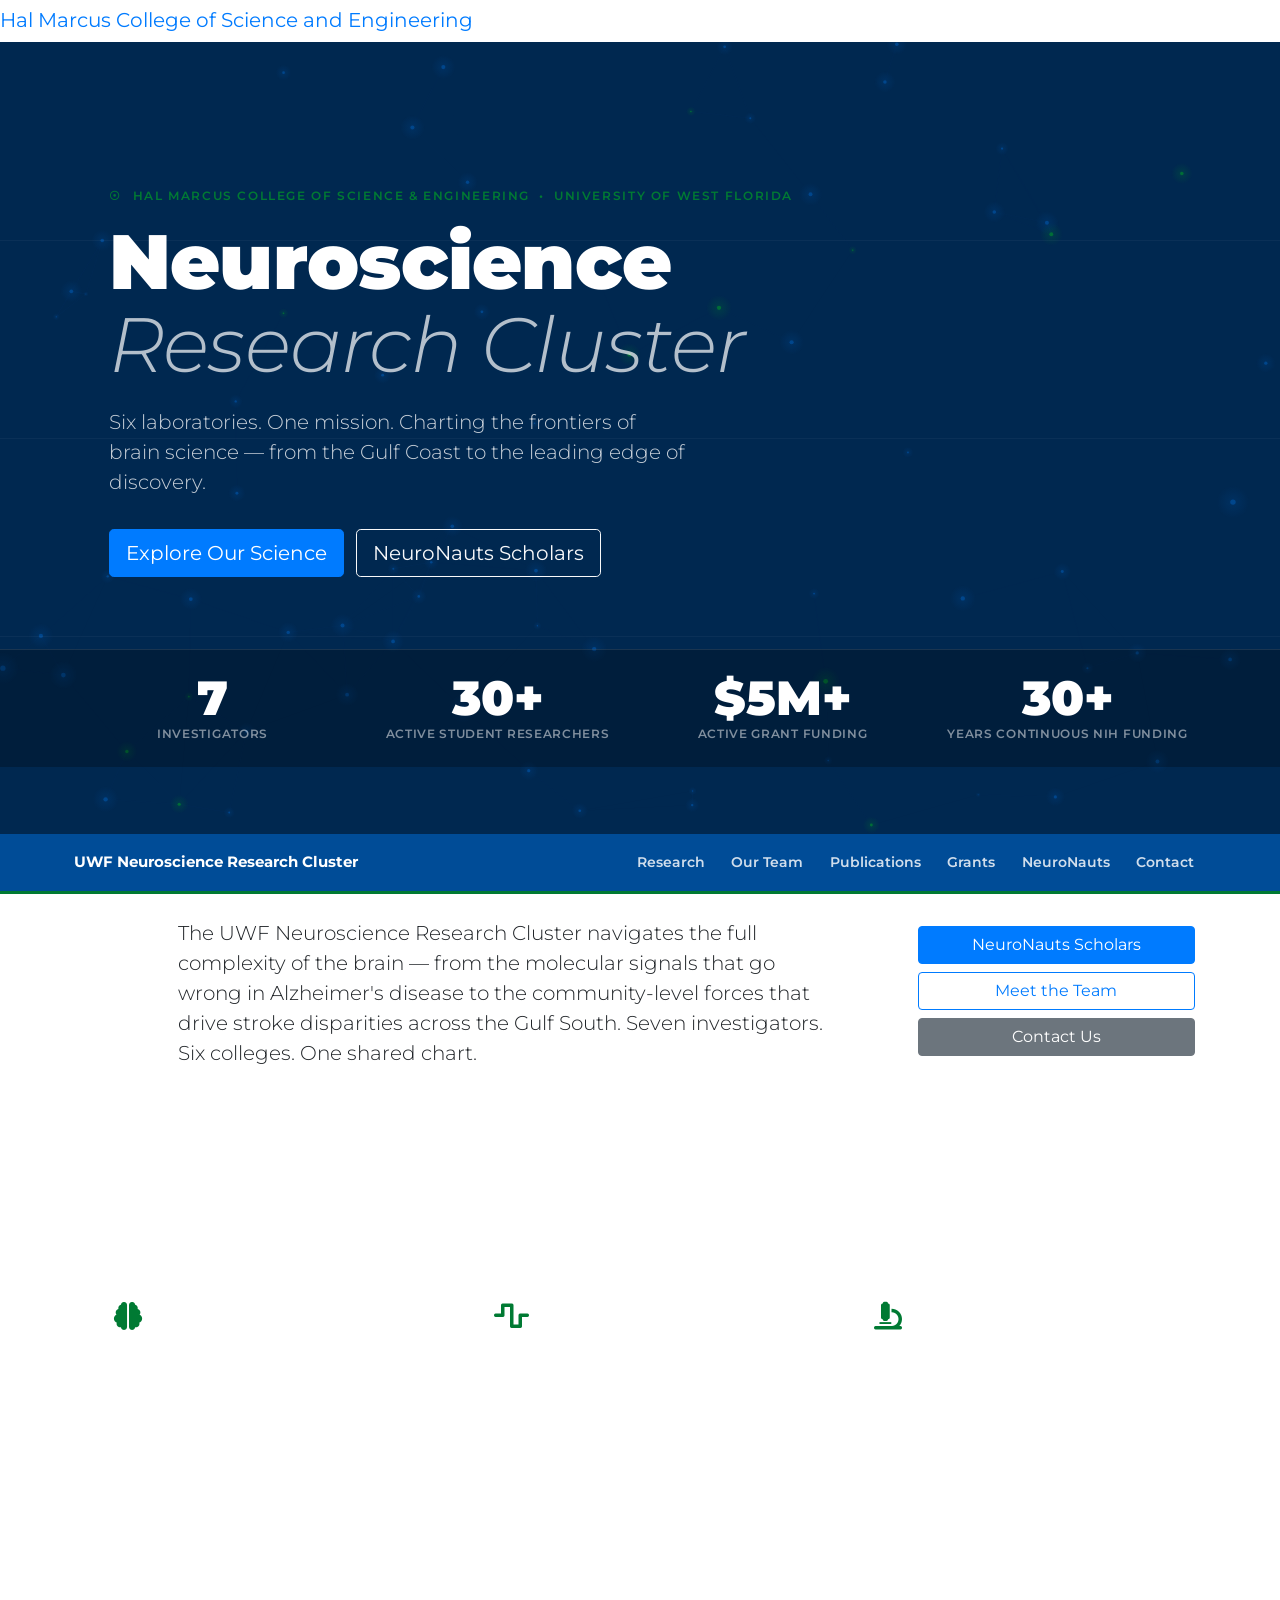
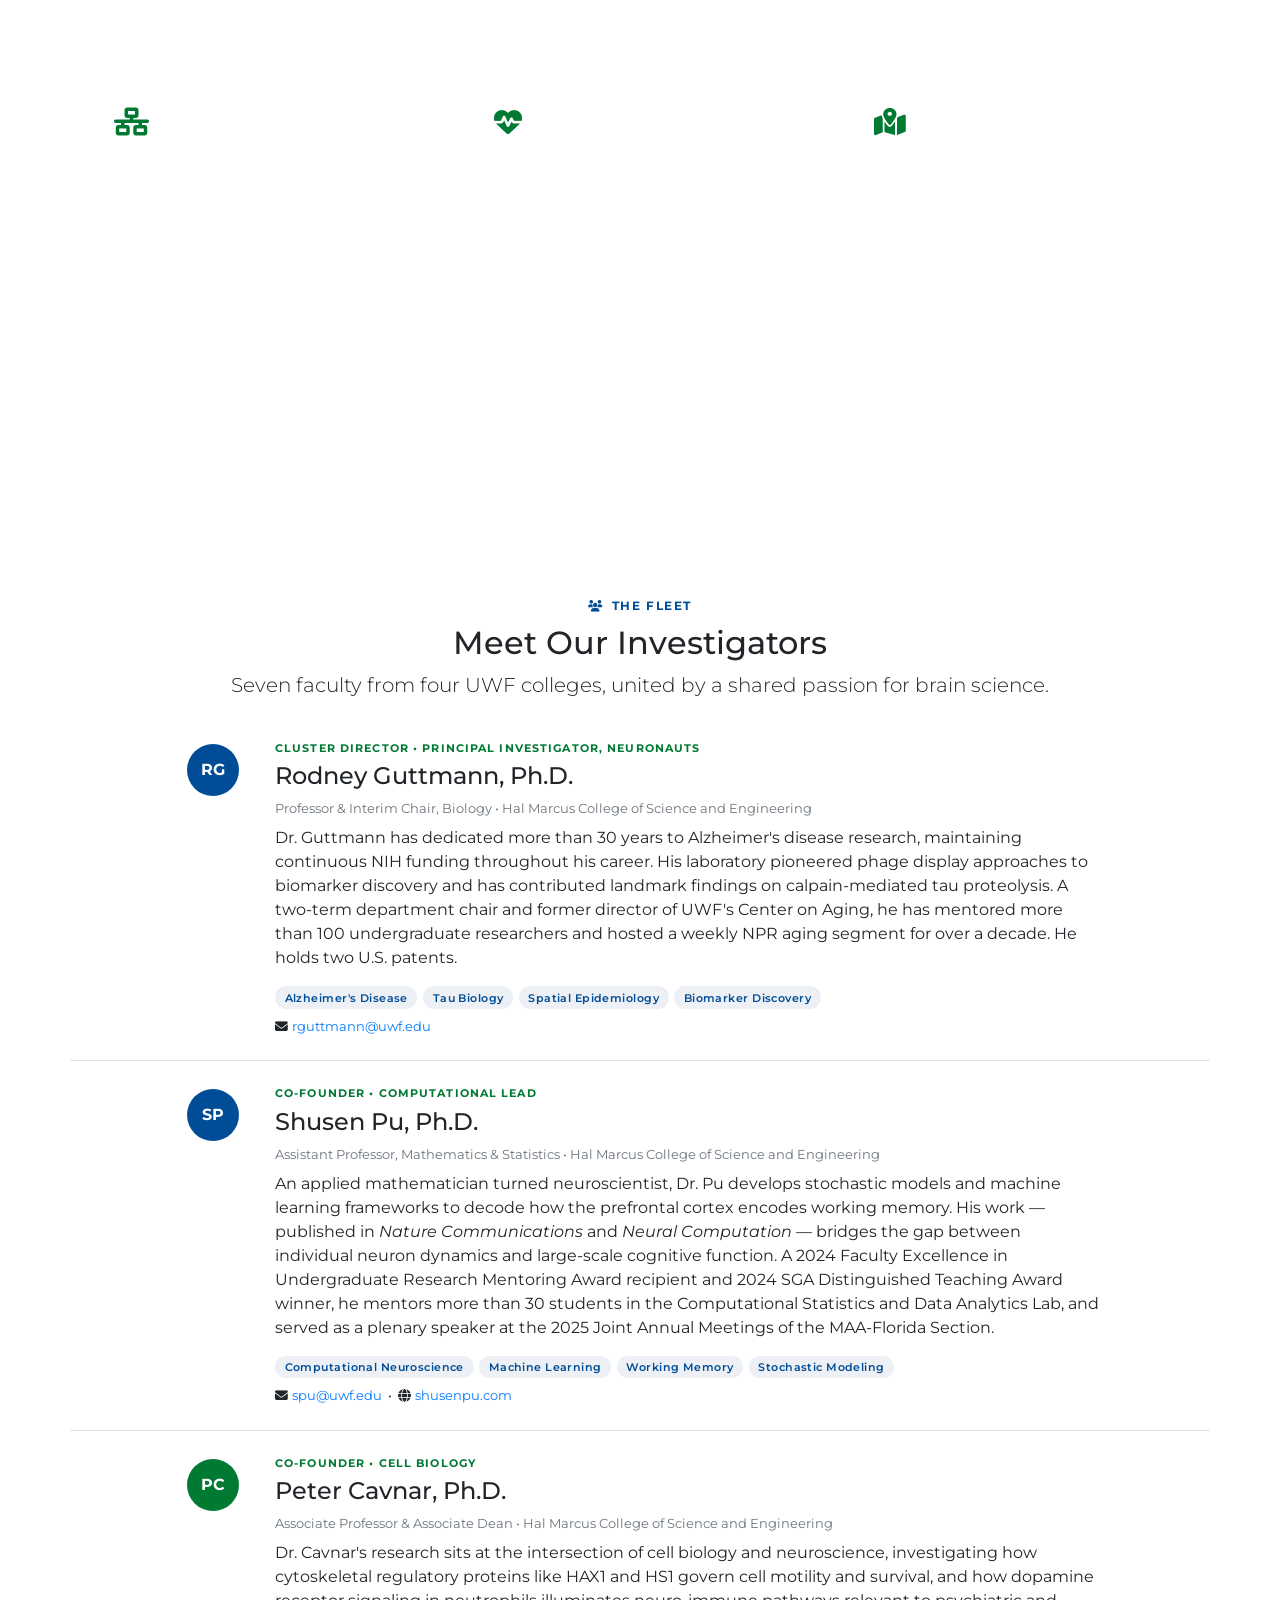
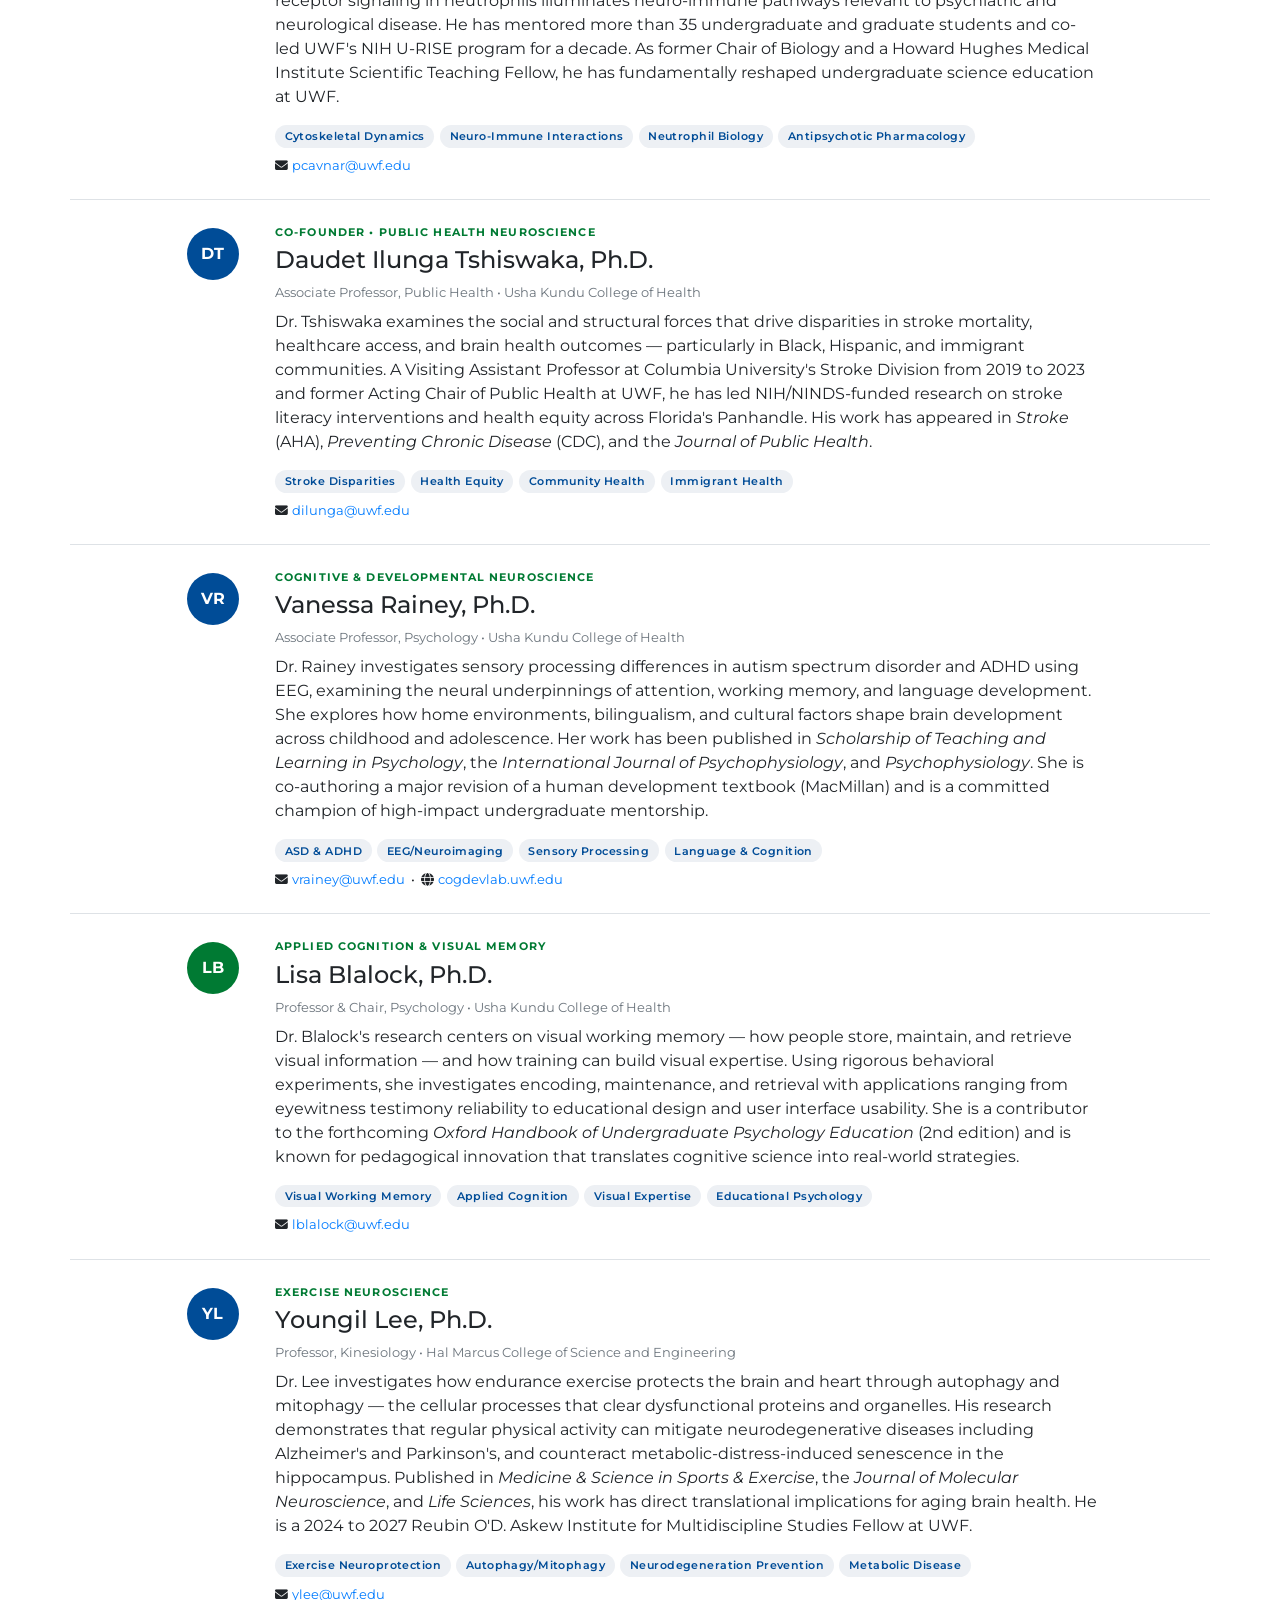
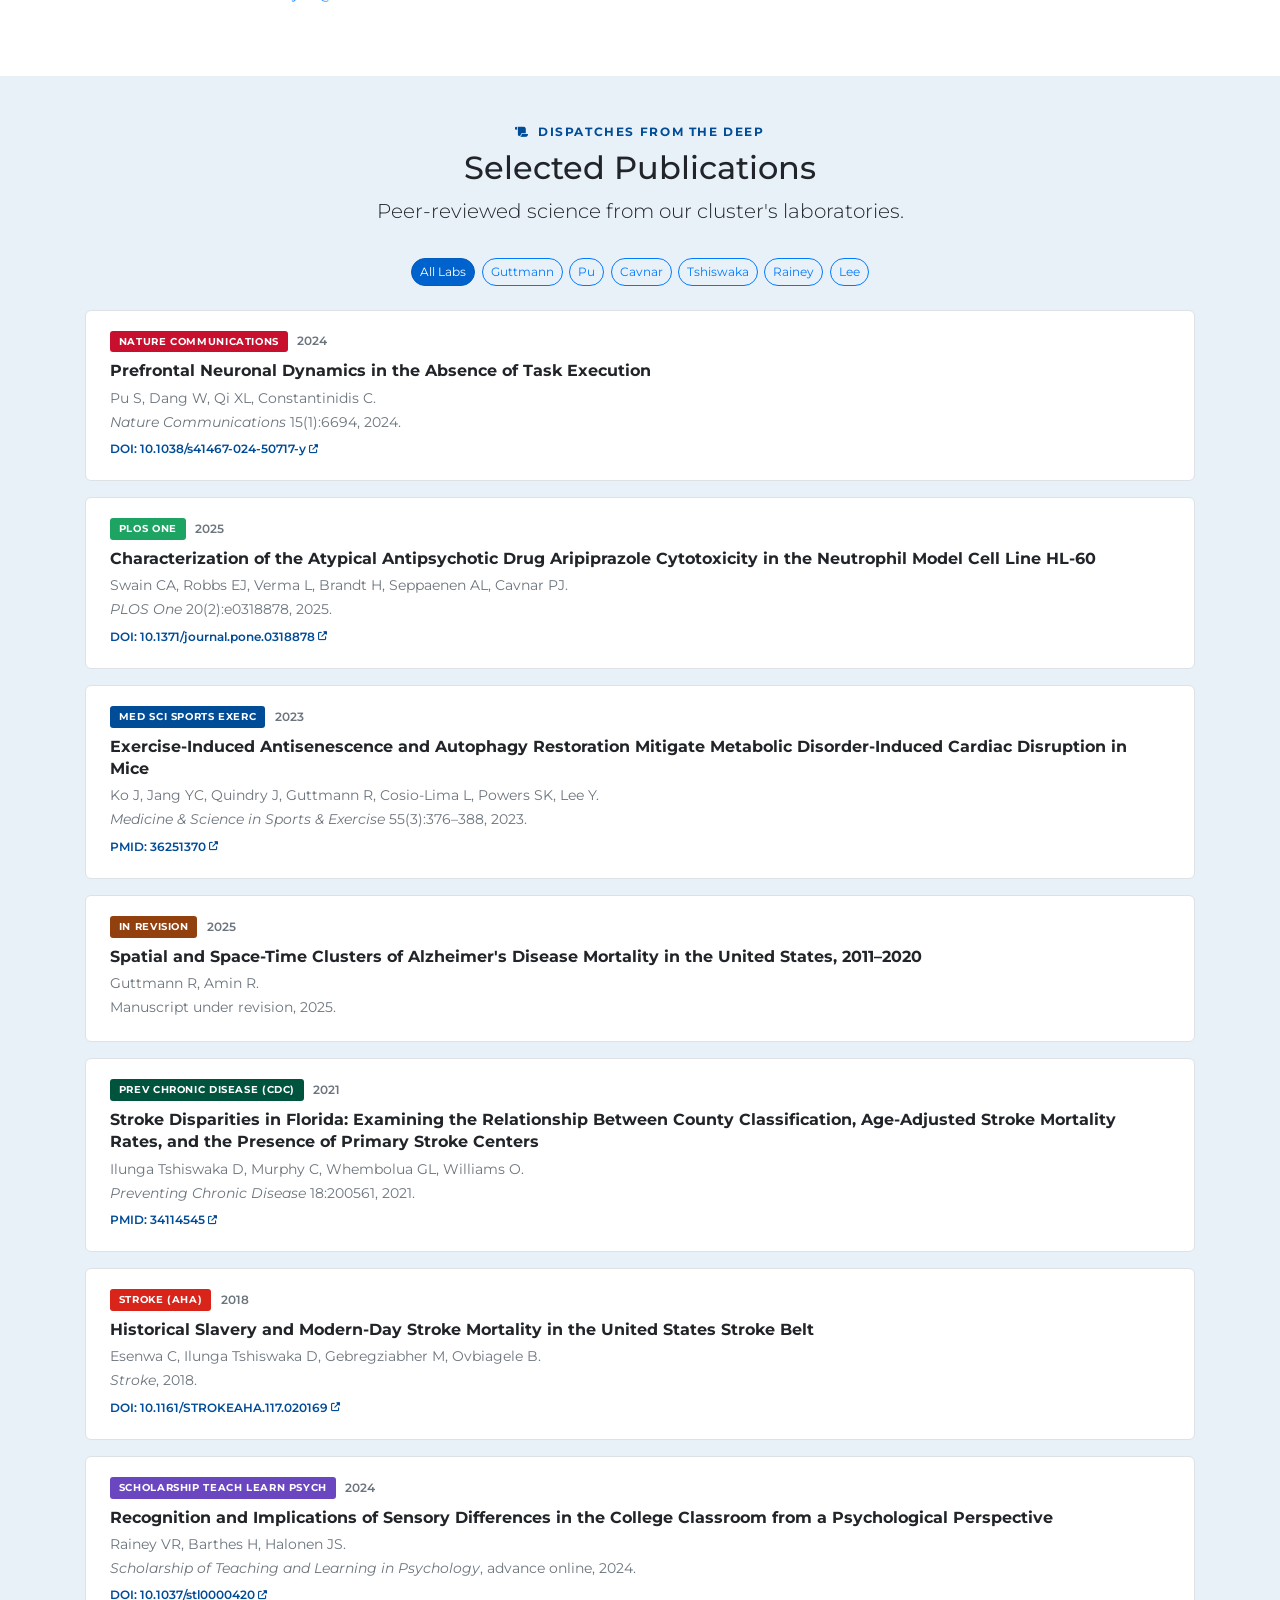
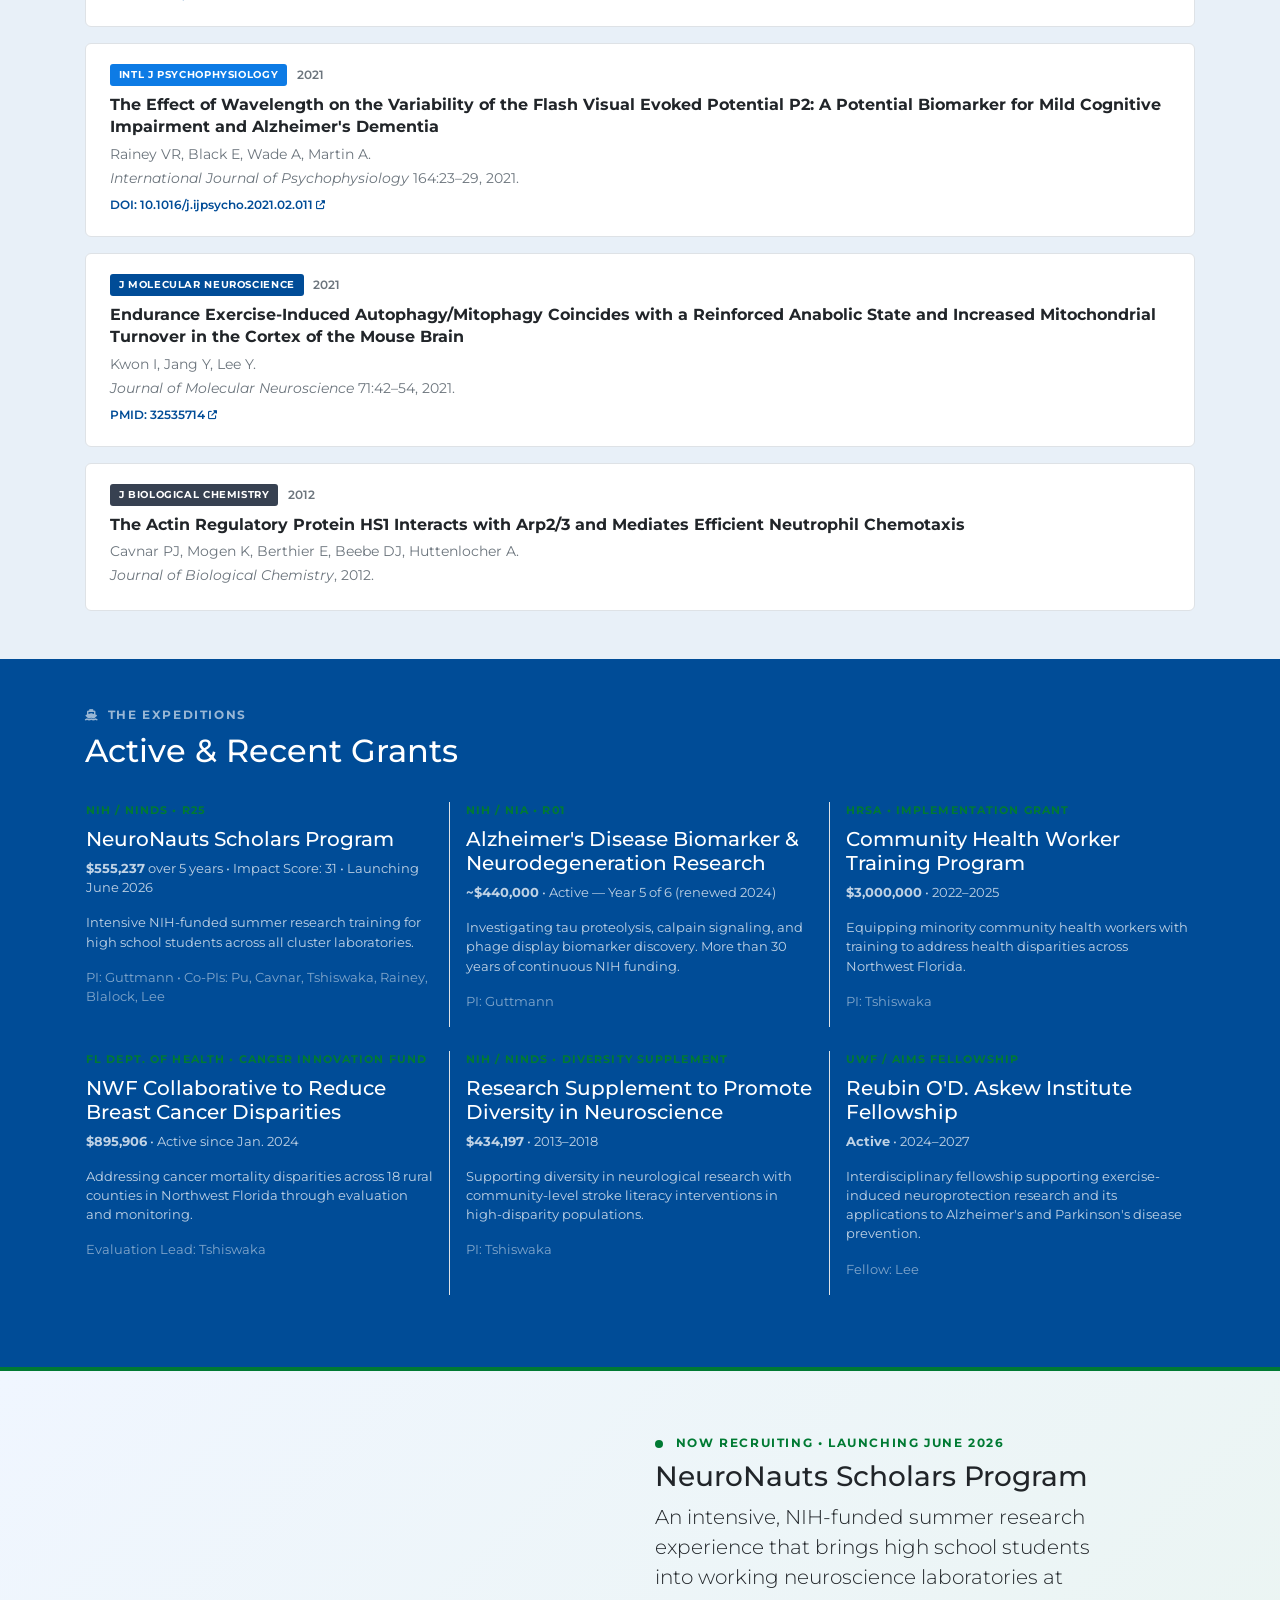
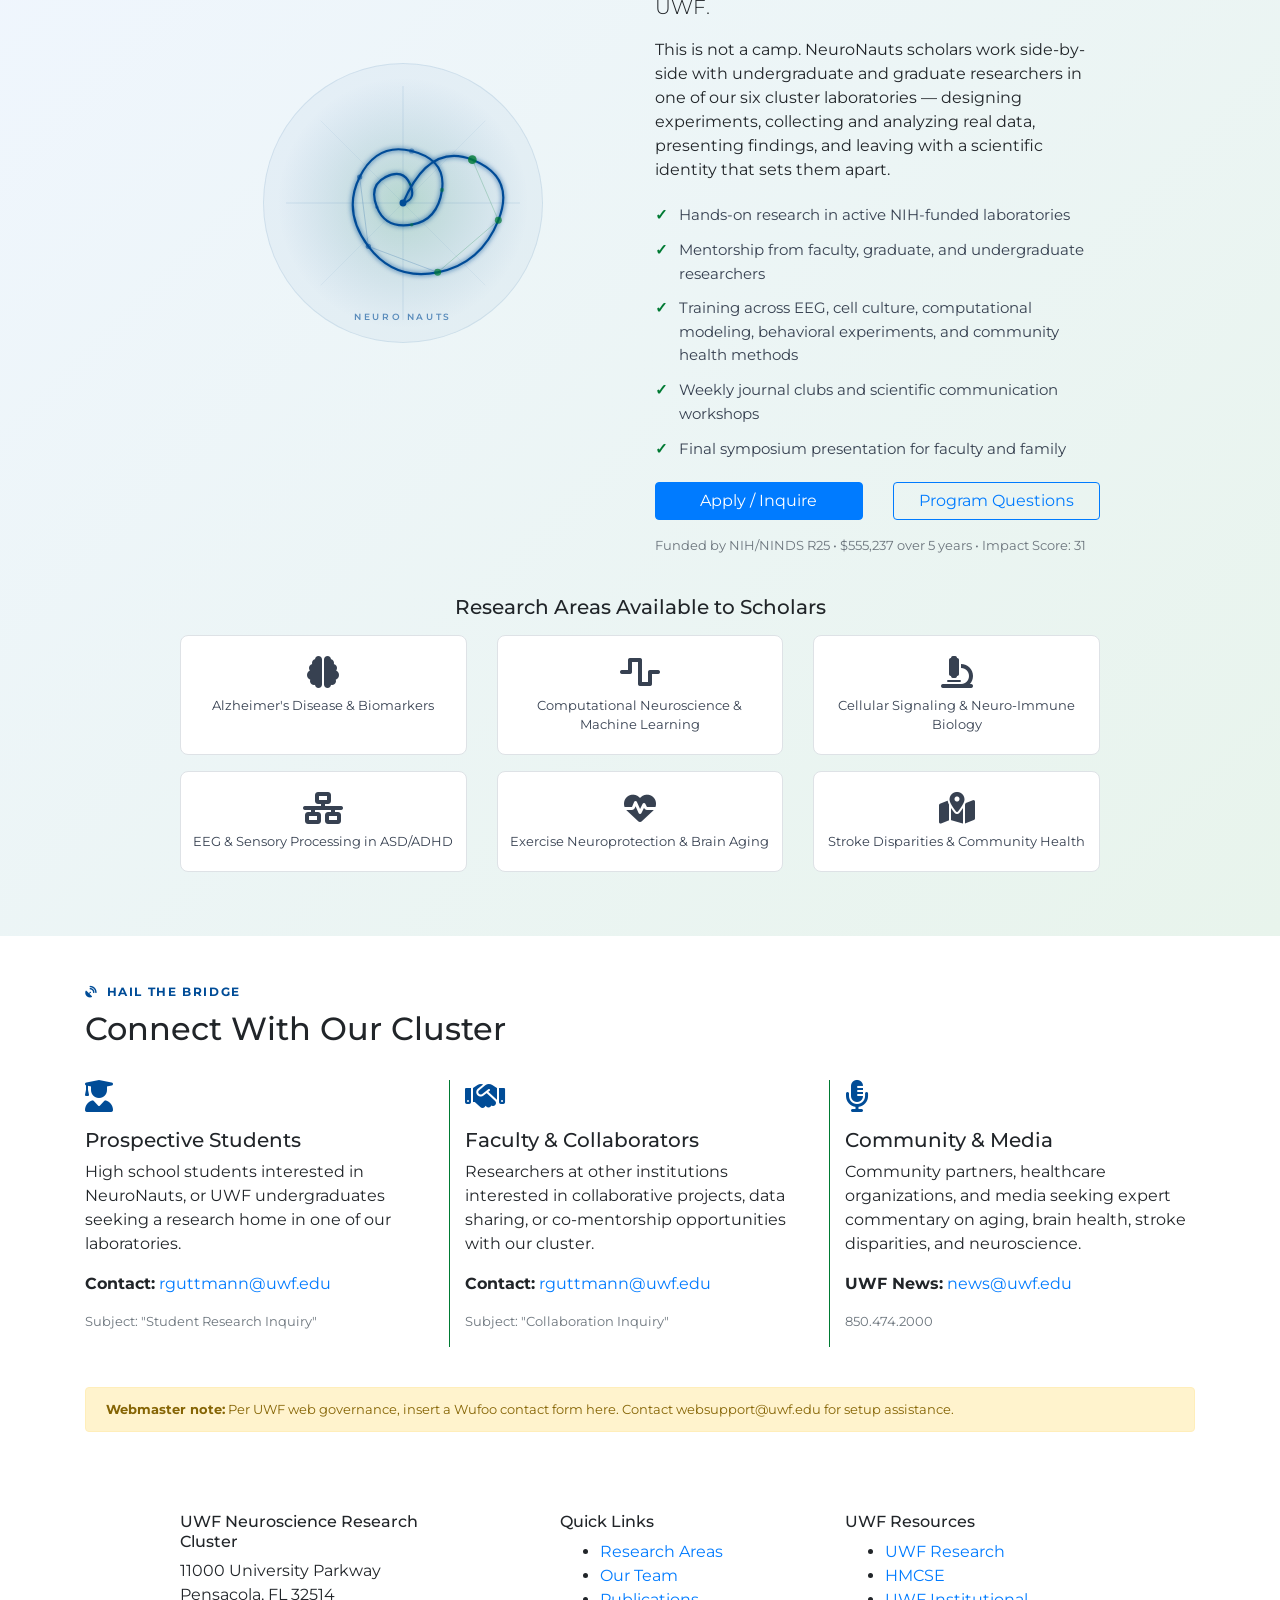
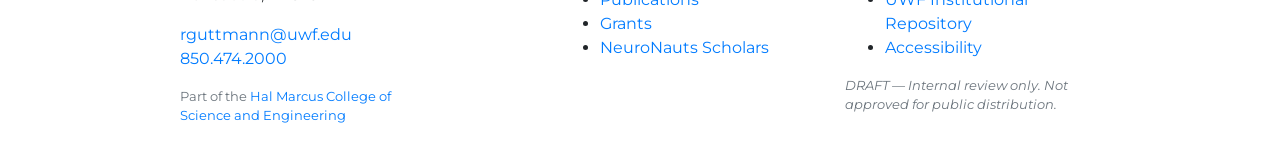
<file: index-v3.html>
<!DOCTYPE html>
<html lang="en">
<head>
  <meta charset="utf-8">
  <meta http-equiv="x-ua-compatible" content="ie=edge">
  <meta name="viewport" content="width=device-width, initial-scale=1, shrink-to-fit=no">
  <title>Neuroscience Research Cluster | University of West Florida</title>
  <meta name="description" content="The UWF Neuroscience Research Cluster unites six interdisciplinary laboratories to chart the frontiers of brain science — from molecule to community." />

  <!-- ============================================================
  WEBMASTER NOTES (remove before launch):
  - Replace this <head> block with UWF's standard T4 header includes
  - UWF global header/nav replaces everything above <nav class="nav-college">
  - Font: Montserrat is already approved institution-wide (same Google Fonts call as hmcse/)
  - Bootstrap 4 + main.css are loaded globally by T4 — remove CDN links below
  - Font Awesome kit (a098e44fc9) is loaded globally — remove CDN link below
  - GTM, UserWay, BrightEdge, Slate scripts are injected by T4 automatically
  - custom-neuro.css is the ONLY file needing UMC approval
  - canvas neural animation in app-neuro.js needs UMC JS vetting
  ============================================================ -->

  <!-- Google Fonts: Montserrat (matches UWF institutional font) -->
  <link rel="preconnect" href="https://fonts.googleapis.com">
  <link rel="preconnect" href="https://fonts.gstatic.com" crossorigin>
  <link href="https://fonts.googleapis.com/css2?family=Montserrat:ital,wght@0,300;0,400;0,600;0,700;0,900;1,400;1,700&display=swap" rel="stylesheet">

  <!-- Bootstrap 4 (loaded globally by T4 via main.css — CDN here for prototype only) -->
  <link rel="stylesheet" href="https://cdn.jsdelivr.net/npm/bootstrap@4.6.2/dist/css/bootstrap.min.css">

  <!-- Font Awesome (loaded globally by T4 — CDN here for prototype only) -->
  <link rel="stylesheet" href="https://cdnjs.cloudflare.com/ajax/libs/font-awesome/6.5.0/css/all.min.css">

  <!-- Cluster custom styles (submit to websupport@uwf.edu for approval) -->
  <link rel="stylesheet" href="custom-neuro.css">
</head>
<body class="college--alt">

  <!-- ============================================================
  WEBMASTER: UWF global header and mobile menu go here (T4 injects automatically)
  The nav-college block below is what your department controls.
  ============================================================ -->

  <!-- SKIP LINK (required, WCAG 2.1 AA) -->
  <a class="skippy" href="#main-content">Skip to main content</a>

  <!-- COLLEGE NAV — mobile (mirrors T4 pattern exactly) -->
  <nav class="nav-college--mobile sticky-top bg-tertiary" aria-label="College navigation mobile">
    <a class="navbar-brand" href="/hmcse/">Hal Marcus College of Science and Engineering</a>
    <button class="navbar-toggler collapsed" type="button" data-toggle="collapse"
      data-target="#navbarNeuro" aria-controls="navbarNeuro"
      aria-expanded="false" aria-label="Toggle navigation">
      <span class="navbar-toggler-icon"></span>
    </button>
    <div class="collapse navbar-collapse" id="navbarNeuro">
      <ul class="navbar-nav">
        <li><a href="#research">Research</a></li>
        <li><a href="#team">Our Team</a></li>
        <li><a href="#publications">Publications</a></li>
        <li><a href="#grants">Grants</a></li>
        <li><a href="#neuronauts">NeuroNauts</a></li>
        <li><a href="#contact">Contact</a></li>
      </ul>
    </div>
  </nav>

  <!-- JUMBOTRON HERO — mirrors T4 jumbotron-image pattern -->
  <section aria-label="Neuroscience Research Cluster hero">
    <div class="jumbotron jumbotron-fluid jumbotron-image neuro-hero">
      <canvas id="neuralCanvas" aria-hidden="true" focusable="false"></canvas>
      <!-- Nautical depth lines (decorative) -->
      <div class="depth-lines" aria-hidden="true">
        <div class="depth-line"></div>
        <div class="depth-line"></div>
        <div class="depth-line"></div>
      </div>
      <div class="container">
        <div class="neuro-hero-content">
          <p class="neuro-eyebrow">
            <span class="neuro-compass" aria-hidden="true">&#9737;</span>
            Hal Marcus College of Science &amp; Engineering &nbsp;&bull;&nbsp; University of West Florida
          </p>
          <h1 class="neuro-title">Neuroscience<br><em>Research Cluster</em></h1>
          <p class="neuro-subtitle lead">Six laboratories. One mission. Charting the frontiers of brain science — from the Gulf Coast to the leading edge of discovery.</p>
          <div class="neuro-hero-actions">
            <a href="#research" class="btn btn-primary btn-lg mr-2">Explore Our Science</a>
            <a href="#neuronauts" class="btn btn-outline-light btn-lg">NeuroNauts Scholars</a>
          </div>
        </div>
      </div>

      <!-- Stat bar — mirrors UWF infographic pattern -->
      <div class="neuro-stat-bar">
        <div class="container">
          <div class="row justify-content-center text-center">
            <div class="col-6 col-md-3 neuro-stat">
              <p class="neuro-stat-num" data-target="7">0</p>
              <p class="neuro-stat-label">Investigators</p>
            </div>
            <div class="col-6 col-md-3 neuro-stat">
              <p class="neuro-stat-num" data-target="30" data-suffix="+">0</p>
              <p class="neuro-stat-label">Active Student Researchers</p>
            </div>
            <div class="col-6 col-md-3 neuro-stat">
              <p class="neuro-stat-num" data-target="5" data-prefix="$" data-suffix="M+">0</p>
              <p class="neuro-stat-label">Active Grant Funding</p>
            </div>
            <div class="col-6 col-md-3 neuro-stat">
              <p class="neuro-stat-num" data-target="30" data-suffix="+">0</p>
              <p class="neuro-stat-label">Years Continuous NIH Funding</p>
            </div>
          </div>
        </div>
      </div>
    </div>
  </section>

  <!-- COLLEGE NAV — desktop sticky (mirrors T4 nav-college--sticky) -->
  <nav class="nav-college nav-college--sticky" aria-label="College navigation">
    <div class="nav-college-inner">
      <a class="navbar-brand" href="/hmcse/departments/biology/">
        UWF Neuroscience Research Cluster
      </a>
      <ul class="navbar-nav">
        <li><a href="#research">Research</a></li>
        <li><a href="#team">Our Team</a></li>
        <li><a href="#publications">Publications</a></li>
        <li><a href="#grants">Grants</a></li>
        <li><a href="#neuronauts">NeuroNauts</a></li>
        <li><a href="#contact">Contact</a></li>
      </ul>
    </div>
  </nav>

  <!-- MAIN CONTENT -->
  <main class="container applied" id="main-content">

    <!-- MISSION LEAD — mirrors T4 .lead pattern -->
    <div class="row no-gutters my-4">
      <div class="offset-xl-1 col-lg-8 col-xl-7">
        <p class="lead">The UWF Neuroscience Research Cluster navigates the full complexity of the brain — from the molecular signals that go wrong in Alzheimer's disease to the community-level forces that drive stroke disparities across the Gulf South. Seven investigators. Six colleges. One shared chart.</p>
      </div>
      <div class="offset-lg-1 col-lg-3 mt-1 mt-lg-2">
        <a href="#neuronauts" class="btn btn-primary mb-1 btn-block">NeuroNauts Scholars</a>
        <a href="#team" class="btn btn-outline-primary mb-1 btn-block">Meet the Team</a>
        <a href="#contact" class="btn btn-secondary mb-1 btn-block">Contact Us</a>
      </div>
    </div>

  </main>

  <!-- FULL WIDTH CONTENT — matches T4 #fullwidth pattern -->
  <div id="fullwidth" role="complementary">

    <!-- ============================================================
    RESEARCH PILLARS — uses T4 panel--blue pattern
    ============================================================ -->
    <div class="panel panel--blue pt-4 pb-5" id="research" aria-labelledby="research-heading">
      <div class="container">
        <div class="row mb-3">
          <div class="col-12 text-center">
            <p class="neuro-section-eyebrow text-white-50">
              <i class="fas fa-compass mr-2" aria-hidden="true"></i>Charting Our Course
            </p>
            <h2 id="research-heading" class="mt-0 text-white">Six Lines of Inquiry</h2>
            <p class="lead text-white-75">Every great voyage begins with a chart. Ours spans molecule to community.</p>
          </div>
        </div>

        <div class="row grid--slider">

          <div class="col-md-4 mb-4">
            <article class="neuro-research-card" aria-label="Alzheimer's Disease research">
              <div class="neuro-card-icon" aria-hidden="true">
                <i class="fas fa-brain"></i>
              </div>
              <h3>Neurodegeneration &amp; Alzheimer's Disease</h3>
              <p>Investigating calpain-mediated tau proteolysis, phage display biomarker discovery, and the spatial epidemiology of Alzheimer's mortality across the United States. More than 30 years of continuous NIH funding.</p>
              <p class="neuro-card-pi">
                <i class="fas fa-anchor mr-1" aria-hidden="true"></i>
                <strong>Rodney Guttmann, Ph.D.</strong>
              </p>
            </article>
          </div>

          <div class="col-md-4 mb-4">
            <article class="neuro-research-card" aria-label="Computational Neuroscience research">
              <div class="neuro-card-icon" aria-hidden="true">
                <i class="fas fa-wave-square"></i>
              </div>
              <h3>Computational Neuroscience &amp; Neural Dynamics</h3>
              <p>Decoding prefrontal cortex activity during working memory using machine learning, stochastic modeling of ion channel noise, and mathematical frameworks for how neural networks encode information.</p>
              <p class="neuro-card-pi">
                <i class="fas fa-anchor mr-1" aria-hidden="true"></i>
                <strong>Shusen Pu, Ph.D.</strong>
              </p>
            </article>
          </div>

          <div class="col-md-4 mb-4">
            <article class="neuro-research-card" aria-label="Cellular Signaling research">
              <div class="neuro-card-icon" aria-hidden="true">
                <i class="fas fa-microscope"></i>
              </div>
              <h3>Cellular &amp; Molecular Signaling</h3>
              <p>Characterizing HAX1 and HS1 cytoskeletal dynamics in neutrophils, neuro-immune interactions via dopamine receptor signaling, and antipsychotic drug effects — with direct implications for neurological disease.</p>
              <p class="neuro-card-pi">
                <i class="fas fa-anchor mr-1" aria-hidden="true"></i>
                <strong>Peter Cavnar, Ph.D.</strong>
              </p>
            </article>
          </div>

          <div class="col-md-4 mb-4">
            <article class="neuro-research-card" aria-label="Developmental Neuroscience research">
              <div class="neuro-card-icon" aria-hidden="true">
                <i class="fas fa-network-wired"></i>
              </div>
              <h3>Developmental &amp; Cognitive Neuroscience</h3>
              <p>Using EEG to study sensory processing in ASD and ADHD, exploring visual working memory in applied settings, and investigating how bilingualism and executive function interact across the lifespan.</p>
              <p class="neuro-card-pi">
                <i class="fas fa-anchor mr-1" aria-hidden="true"></i>
                <strong>Rainey, Ph.D. &amp; Blalock, Ph.D.</strong>
              </p>
            </article>
          </div>

          <div class="col-md-4 mb-4">
            <article class="neuro-research-card" aria-label="Exercise Neuroscience research">
              <div class="neuro-card-icon" aria-hidden="true">
                <i class="fas fa-heartbeat"></i>
              </div>
              <h3>Exercise Neuroscience &amp; Neuroprotection</h3>
              <p>Elucidating how endurance exercise protects the brain through autophagy and mitophagy pathways — with direct applications to Alzheimer's and Parkinson's disease prevention and metabolic-distress-induced neurodegeneration.</p>
              <p class="neuro-card-pi">
                <i class="fas fa-anchor mr-1" aria-hidden="true"></i>
                <strong>Youngil Lee, Ph.D.</strong>
              </p>
            </article>
          </div>

          <div class="col-md-4 mb-4">
            <article class="neuro-research-card" aria-label="Stroke Disparities research">
              <div class="neuro-card-icon" aria-hidden="true">
                <i class="fas fa-map-marked-alt"></i>
              </div>
              <h3>Stroke &amp; Brain Health Disparities</h3>
              <p>Examining racial, geographic, and socioeconomic disparities in stroke mortality across Florida and the nation, studying stroke education interventions in Black and Hispanic communities, and tracking healthcare equity among survivors.</p>
              <p class="neuro-card-pi">
                <i class="fas fa-anchor mr-1" aria-hidden="true"></i>
                <strong>Daudet Ilunga Tshiswaka, Ph.D.</strong>
              </p>
            </article>
          </div>

        </div>
      </div>
    </div>

    <!-- ============================================================
    TEAM — uses T4 fw--columns alternating pattern
    ============================================================ -->
    <div class="fw--columns py-5 bg--white" id="team" aria-labelledby="team-heading">
      <div class="container">
        <div class="row mb-4">
          <div class="col-12 text-center">
            <p class="neuro-section-eyebrow text-uwfblue">
              <i class="fas fa-users mr-2" aria-hidden="true"></i>The Fleet
            </p>
            <h2 id="team-heading" class="mt-0">Meet Our Investigators</h2>
            <p class="lead">Seven faculty from four UWF colleges, united by a shared passion for brain science.</p>
          </div>
        </div>

        <!-- Guttmann -->
        <div class="alternating row justify-content-center mb-4 pb-4 border-bottom">
          <div class="col-sm-2 col-lg-1 neuro-avatar-col">
            <div class="neuro-avatar neuro-avatar--blue" aria-hidden="true">RG</div>
          </div>
          <div class="col-sm-10 col-lg-9 fw--col-content">
            <div class="neuro-faculty-role">Cluster Director &bull; Principal Investigator, NeuroNauts</div>
            <h3 class="h4 mt-1">Rodney Guttmann, Ph.D.</h3>
            <p class="text-muted small mb-2">Professor &amp; Interim Chair, Biology &bull; Hal Marcus College of Science and Engineering</p>
            <p>Dr. Guttmann has dedicated more than 30 years to Alzheimer's disease research, maintaining continuous NIH funding throughout his career. His laboratory pioneered phage display approaches to biomarker discovery and has contributed landmark findings on calpain-mediated tau proteolysis. A two-term department chair and former director of UWF's Center on Aging, he has mentored more than 100 undergraduate researchers and hosted a weekly NPR aging segment for over a decade. He holds two U.S. patents.</p>
            <div class="neuro-tags">
              <span>Alzheimer's Disease</span>
              <span>Tau Biology</span>
              <span>Spatial Epidemiology</span>
              <span>Biomarker Discovery</span>
            </div>
            <p class="mt-2 mb-0 small"><i class="fas fa-envelope mr-1" aria-hidden="true"></i><a href="mailto:rguttmann@uwf.edu">rguttmann@uwf.edu</a></p>
          </div>
        </div>

        <!-- Pu -->
        <div class="alternating row justify-content-center mb-4 pb-4 border-bottom">
          <div class="col-sm-2 col-lg-1 neuro-avatar-col">
            <div class="neuro-avatar neuro-avatar--blue" aria-hidden="true">SP</div>
          </div>
          <div class="col-sm-10 col-lg-9 fw--col-content">
            <div class="neuro-faculty-role">Co-Founder &bull; Computational Lead</div>
            <h3 class="h4 mt-1">Shusen Pu, Ph.D.</h3>
            <p class="text-muted small mb-2">Assistant Professor, Mathematics &amp; Statistics &bull; Hal Marcus College of Science and Engineering</p>
            <p>An applied mathematician turned neuroscientist, Dr. Pu develops stochastic models and machine learning frameworks to decode how the prefrontal cortex encodes working memory. His work — published in <em>Nature Communications</em> and <em>Neural Computation</em> — bridges the gap between individual neuron dynamics and large-scale cognitive function. A 2024 Faculty Excellence in Undergraduate Research Mentoring Award recipient and 2024 SGA Distinguished Teaching Award winner, he mentors more than 30 students in the Computational Statistics and Data Analytics Lab, and served as a plenary speaker at the 2025 Joint Annual Meetings of the MAA-Florida Section.</p>
            <div class="neuro-tags">
              <span>Computational Neuroscience</span>
              <span>Machine Learning</span>
              <span>Working Memory</span>
              <span>Stochastic Modeling</span>
            </div>
            <p class="mt-2 mb-0 small">
              <i class="fas fa-envelope mr-1" aria-hidden="true"></i><a href="mailto:spu@uwf.edu">spu@uwf.edu</a>
              &nbsp;&bull;&nbsp;
              <i class="fas fa-globe mr-1" aria-hidden="true"></i><a href="https://www.shusenpu.com" target="_blank" rel="noopener noreferrer">shusenpu.com</a>
            </p>
          </div>
        </div>

        <!-- Cavnar -->
        <div class="alternating row justify-content-center mb-4 pb-4 border-bottom">
          <div class="col-sm-2 col-lg-1 neuro-avatar-col">
            <div class="neuro-avatar neuro-avatar--green" aria-hidden="true">PC</div>
          </div>
          <div class="col-sm-10 col-lg-9 fw--col-content">
            <div class="neuro-faculty-role">Co-Founder &bull; Cell Biology</div>
            <h3 class="h4 mt-1">Peter Cavnar, Ph.D.</h3>
            <p class="text-muted small mb-2">Associate Professor &amp; Associate Dean &bull; Hal Marcus College of Science and Engineering</p>
            <p>Dr. Cavnar's research sits at the intersection of cell biology and neuroscience, investigating how cytoskeletal regulatory proteins like HAX1 and HS1 govern cell motility and survival, and how dopamine receptor signaling in neutrophils illuminates neuro-immune pathways relevant to psychiatric and neurological disease. He has mentored more than 35 undergraduate and graduate students and co-led UWF's NIH U-RISE program for a decade. As former Chair of Biology and a Howard Hughes Medical Institute Scientific Teaching Fellow, he has fundamentally reshaped undergraduate science education at UWF.</p>
            <div class="neuro-tags">
              <span>Cytoskeletal Dynamics</span>
              <span>Neuro-Immune Interactions</span>
              <span>Neutrophil Biology</span>
              <span>Antipsychotic Pharmacology</span>
            </div>
            <p class="mt-2 mb-0 small"><i class="fas fa-envelope mr-1" aria-hidden="true"></i><a href="mailto:pcavnar@uwf.edu">pcavnar@uwf.edu</a></p>
          </div>
        </div>

        <!-- Tshiswaka -->
        <div class="alternating row justify-content-center mb-4 pb-4 border-bottom">
          <div class="col-sm-2 col-lg-1 neuro-avatar-col">
            <div class="neuro-avatar neuro-avatar--blue" aria-hidden="true">DT</div>
          </div>
          <div class="col-sm-10 col-lg-9 fw--col-content">
            <div class="neuro-faculty-role">Co-Founder &bull; Public Health Neuroscience</div>
            <h3 class="h4 mt-1">Daudet Ilunga Tshiswaka, Ph.D.</h3>
            <p class="text-muted small mb-2">Associate Professor, Public Health &bull; Usha Kundu College of Health</p>
            <p>Dr. Tshiswaka examines the social and structural forces that drive disparities in stroke mortality, healthcare access, and brain health outcomes — particularly in Black, Hispanic, and immigrant communities. A Visiting Assistant Professor at Columbia University's Stroke Division from 2019 to 2023 and former Acting Chair of Public Health at UWF, he has led NIH/NINDS-funded research on stroke literacy interventions and health equity across Florida's Panhandle. His work has appeared in <em>Stroke</em> (AHA), <em>Preventing Chronic Disease</em> (CDC), and the <em>Journal of Public Health</em>.</p>
            <div class="neuro-tags">
              <span>Stroke Disparities</span>
              <span>Health Equity</span>
              <span>Community Health</span>
              <span>Immigrant Health</span>
            </div>
            <p class="mt-2 mb-0 small"><i class="fas fa-envelope mr-1" aria-hidden="true"></i><a href="mailto:dilunga@uwf.edu">dilunga@uwf.edu</a></p>
          </div>
        </div>

        <!-- Rainey -->
        <div class="alternating row justify-content-center mb-4 pb-4 border-bottom">
          <div class="col-sm-2 col-lg-1 neuro-avatar-col">
            <div class="neuro-avatar neuro-avatar--blue" aria-hidden="true">VR</div>
          </div>
          <div class="col-sm-10 col-lg-9 fw--col-content">
            <div class="neuro-faculty-role">Cognitive &amp; Developmental Neuroscience</div>
            <h3 class="h4 mt-1">Vanessa Rainey, Ph.D.</h3>
            <p class="text-muted small mb-2">Associate Professor, Psychology &bull; Usha Kundu College of Health</p>
            <p>Dr. Rainey investigates sensory processing differences in autism spectrum disorder and ADHD using EEG, examining the neural underpinnings of attention, working memory, and language development. She explores how home environments, bilingualism, and cultural factors shape brain development across childhood and adolescence. Her work has been published in <em>Scholarship of Teaching and Learning in Psychology</em>, the <em>International Journal of Psychophysiology</em>, and <em>Psychophysiology</em>. She is co-authoring a major revision of a human development textbook (MacMillan) and is a committed champion of high-impact undergraduate mentorship.</p>
            <div class="neuro-tags">
              <span>ASD &amp; ADHD</span>
              <span>EEG/Neuroimaging</span>
              <span>Sensory Processing</span>
              <span>Language &amp; Cognition</span>
            </div>
            <p class="mt-2 mb-0 small">
              <i class="fas fa-envelope mr-1" aria-hidden="true"></i><a href="mailto:vrainey@uwf.edu">vrainey@uwf.edu</a>
              &nbsp;&bull;&nbsp;
              <i class="fas fa-globe mr-1" aria-hidden="true"></i><a href="https://cogdevlab.uwf.edu" target="_blank" rel="noopener noreferrer">cogdevlab.uwf.edu</a>
            </p>
          </div>
        </div>

        <!-- Blalock -->
        <div class="alternating row justify-content-center mb-4 pb-4 border-bottom">
          <div class="col-sm-2 col-lg-1 neuro-avatar-col">
            <div class="neuro-avatar neuro-avatar--green" aria-hidden="true">LB</div>
          </div>
          <div class="col-sm-10 col-lg-9 fw--col-content">
            <div class="neuro-faculty-role">Applied Cognition &amp; Visual Memory</div>
            <h3 class="h4 mt-1">Lisa Blalock, Ph.D.</h3>
            <p class="text-muted small mb-2">Professor &amp; Chair, Psychology &bull; Usha Kundu College of Health</p>
            <p>Dr. Blalock's research centers on visual working memory — how people store, maintain, and retrieve visual information — and how training can build visual expertise. Using rigorous behavioral experiments, she investigates encoding, maintenance, and retrieval with applications ranging from eyewitness testimony reliability to educational design and user interface usability. She is a contributor to the forthcoming <em>Oxford Handbook of Undergraduate Psychology Education</em> (2nd edition) and is known for pedagogical innovation that translates cognitive science into real-world strategies.</p>
            <div class="neuro-tags">
              <span>Visual Working Memory</span>
              <span>Applied Cognition</span>
              <span>Visual Expertise</span>
              <span>Educational Psychology</span>
            </div>
            <p class="mt-2 mb-0 small"><i class="fas fa-envelope mr-1" aria-hidden="true"></i><a href="mailto:lblalock@uwf.edu">lblalock@uwf.edu</a></p>
          </div>
        </div>

        <!-- Lee -->
        <div class="alternating row justify-content-center mb-4">
          <div class="col-sm-2 col-lg-1 neuro-avatar-col">
            <div class="neuro-avatar neuro-avatar--blue" aria-hidden="true">YL</div>
          </div>
          <div class="col-sm-10 col-lg-9 fw--col-content">
            <div class="neuro-faculty-role">Exercise Neuroscience</div>
            <h3 class="h4 mt-1">Youngil Lee, Ph.D.</h3>
            <p class="text-muted small mb-2">Professor, Kinesiology &bull; Hal Marcus College of Science and Engineering</p>
            <p>Dr. Lee investigates how endurance exercise protects the brain and heart through autophagy and mitophagy — the cellular processes that clear dysfunctional proteins and organelles. His research demonstrates that regular physical activity can mitigate neurodegenerative diseases including Alzheimer's and Parkinson's, and counteract metabolic-distress-induced senescence in the hippocampus. Published in <em>Medicine &amp; Science in Sports &amp; Exercise</em>, the <em>Journal of Molecular Neuroscience</em>, and <em>Life Sciences</em>, his work has direct translational implications for aging brain health. He is a 2024 to 2027 Reubin O'D. Askew Institute for Multidiscipline Studies Fellow at UWF.</p>
            <div class="neuro-tags">
              <span>Exercise Neuroprotection</span>
              <span>Autophagy/Mitophagy</span>
              <span>Neurodegeneration Prevention</span>
              <span>Metabolic Disease</span>
            </div>
            <p class="mt-2 mb-0 small"><i class="fas fa-envelope mr-1" aria-hidden="true"></i><a href="mailto:ylee@uwf.edu">ylee@uwf.edu</a></p>
          </div>
        </div>

      </div>
    </div>

    <!-- ============================================================
    PUBLICATIONS — uses T4 bg--pale-blue + grid--slider pattern
    ============================================================ -->
    <div class="py-5 bg--pale-blue" id="publications" aria-labelledby="pub-heading">
      <div class="container">
        <div class="row mb-3">
          <div class="col-12 text-center">
            <p class="neuro-section-eyebrow text-uwfblue">
              <i class="fas fa-scroll mr-2" aria-hidden="true"></i>Dispatches from the Deep
            </p>
            <h2 id="pub-heading" class="mt-0">Selected Publications</h2>
            <p class="lead">Peer-reviewed science from our cluster's laboratories.</p>
          </div>
        </div>

        <!-- Filter tabs -->
        <div class="neuro-pub-filters mb-4 text-center" role="group" aria-label="Filter publications by laboratory">
          <button class="btn btn-primary btn-sm neuro-pf active" data-filter="all">All Labs</button>
          <button class="btn btn-outline-primary btn-sm neuro-pf" data-filter="guttmann">Guttmann</button>
          <button class="btn btn-outline-primary btn-sm neuro-pf" data-filter="pu">Pu</button>
          <button class="btn btn-outline-primary btn-sm neuro-pf" data-filter="cavnar">Cavnar</button>
          <button class="btn btn-outline-primary btn-sm neuro-pf" data-filter="tshiswaka">Tshiswaka</button>
          <button class="btn btn-outline-primary btn-sm neuro-pf" data-filter="rainey">Rainey</button>
          <button class="btn btn-outline-primary btn-sm neuro-pf" data-filter="lee">Lee</button>
        </div>

        <div class="neuro-pub-list" id="pub-list" aria-label="Publication list">

          <article class="neuro-pub-item" data-lab="pu">
            <div class="neuro-pub-meta">
              <span class="neuro-pub-badge" style="background:#C8102E;">Nature Communications</span>
              <span class="neuro-pub-year">2024</span>
            </div>
            <p class="neuro-pub-title">Prefrontal Neuronal Dynamics in the Absence of Task Execution</p>
            <p class="neuro-pub-authors">Pu S, Dang W, Qi XL, Constantinidis C.</p>
            <p class="neuro-pub-journal"><em>Nature Communications</em> 15(1):6694, 2024.</p>
            <a href="https://doi.org/10.1038/s41467-024-50717-y" class="neuro-pub-doi" target="_blank" rel="noopener noreferrer">DOI: 10.1038/s41467-024-50717-y <i class="fas fa-external-link-alt fa-xs" aria-label="opens in new tab"></i></a>
          </article>

          <article class="neuro-pub-item" data-lab="cavnar">
            <div class="neuro-pub-meta">
              <span class="neuro-pub-badge" style="background:#1DA462;">PLOS One</span>
              <span class="neuro-pub-year">2025</span>
            </div>
            <p class="neuro-pub-title">Characterization of the Atypical Antipsychotic Drug Aripiprazole Cytotoxicity in the Neutrophil Model Cell Line HL-60</p>
            <p class="neuro-pub-authors">Swain CA, Robbs EJ, Verma L, Brandt H, Seppaenen AL, Cavnar PJ.</p>
            <p class="neuro-pub-journal"><em>PLOS One</em> 20(2):e0318878, 2025.</p>
            <a href="https://doi.org/10.1371/journal.pone.0318878" class="neuro-pub-doi" target="_blank" rel="noopener noreferrer">DOI: 10.1371/journal.pone.0318878 <i class="fas fa-external-link-alt fa-xs" aria-label="opens in new tab"></i></a>
          </article>

          <article class="neuro-pub-item" data-lab="lee">
            <div class="neuro-pub-meta">
              <span class="neuro-pub-badge" style="background:#004C97;">Med Sci Sports Exerc</span>
              <span class="neuro-pub-year">2023</span>
            </div>
            <p class="neuro-pub-title">Exercise-Induced Antisenescence and Autophagy Restoration Mitigate Metabolic Disorder-Induced Cardiac Disruption in Mice</p>
            <p class="neuro-pub-authors">Ko J, Jang YC, Quindry J, Guttmann R, Cosio-Lima L, Powers SK, Lee Y.</p>
            <p class="neuro-pub-journal"><em>Medicine &amp; Science in Sports &amp; Exercise</em> 55(3):376–388, 2023.</p>
            <a href="https://pubmed.ncbi.nlm.nih.gov/36251370/" class="neuro-pub-doi" target="_blank" rel="noopener noreferrer">PMID: 36251370 <i class="fas fa-external-link-alt fa-xs" aria-label="opens in new tab"></i></a>
          </article>

          <article class="neuro-pub-item" data-lab="guttmann">
            <div class="neuro-pub-meta">
              <span class="neuro-pub-badge" style="background:#92400E;">In Revision</span>
              <span class="neuro-pub-year">2025</span>
            </div>
            <p class="neuro-pub-title">Spatial and Space-Time Clusters of Alzheimer's Disease Mortality in the United States, 2011–2020</p>
            <p class="neuro-pub-authors">Guttmann R, Amin R.</p>
            <p class="neuro-pub-journal">Manuscript under revision, 2025.</p>
          </article>

          <article class="neuro-pub-item" data-lab="tshiswaka">
            <div class="neuro-pub-meta">
              <span class="neuro-pub-badge" style="background:#00543E;">Prev Chronic Disease (CDC)</span>
              <span class="neuro-pub-year">2021</span>
            </div>
            <p class="neuro-pub-title">Stroke Disparities in Florida: Examining the Relationship Between County Classification, Age-Adjusted Stroke Mortality Rates, and the Presence of Primary Stroke Centers</p>
            <p class="neuro-pub-authors">Ilunga Tshiswaka D, Murphy C, Whembolua GL, Williams O.</p>
            <p class="neuro-pub-journal"><em>Preventing Chronic Disease</em> 18:200561, 2021.</p>
            <a href="https://www.cdc.gov/pcd/issues/2021/20_0561.htm" class="neuro-pub-doi" target="_blank" rel="noopener noreferrer">PMID: 34114545 <i class="fas fa-external-link-alt fa-xs" aria-label="opens in new tab"></i></a>
          </article>

          <article class="neuro-pub-item" data-lab="tshiswaka">
            <div class="neuro-pub-meta">
              <span class="neuro-pub-badge" style="background:#D9241A;">Stroke (AHA)</span>
              <span class="neuro-pub-year">2018</span>
            </div>
            <p class="neuro-pub-title">Historical Slavery and Modern-Day Stroke Mortality in the United States Stroke Belt</p>
            <p class="neuro-pub-authors">Esenwa C, Ilunga Tshiswaka D, Gebregziabher M, Ovbiagele B.</p>
            <p class="neuro-pub-journal"><em>Stroke</em>, 2018.</p>
            <a href="https://doi.org/10.1161/STROKEAHA.117.020169" class="neuro-pub-doi" target="_blank" rel="noopener noreferrer">DOI: 10.1161/STROKEAHA.117.020169 <i class="fas fa-external-link-alt fa-xs" aria-label="opens in new tab"></i></a>
          </article>

          <article class="neuro-pub-item" data-lab="rainey">
            <div class="neuro-pub-meta">
              <span class="neuro-pub-badge" style="background:#6B46C1;">Scholarship Teach Learn Psych</span>
              <span class="neuro-pub-year">2024</span>
            </div>
            <p class="neuro-pub-title">Recognition and Implications of Sensory Differences in the College Classroom from a Psychological Perspective</p>
            <p class="neuro-pub-authors">Rainey VR, Barthes H, Halonen JS.</p>
            <p class="neuro-pub-journal"><em>Scholarship of Teaching and Learning in Psychology</em>, advance online, 2024.</p>
            <a href="https://doi.org/10.1037/stl0000420" class="neuro-pub-doi" target="_blank" rel="noopener noreferrer">DOI: 10.1037/stl0000420 <i class="fas fa-external-link-alt fa-xs" aria-label="opens in new tab"></i></a>
          </article>

          <article class="neuro-pub-item" data-lab="rainey">
            <div class="neuro-pub-meta">
              <span class="neuro-pub-badge" style="background:#0D7BE5;">Intl J Psychophysiology</span>
              <span class="neuro-pub-year">2021</span>
            </div>
            <p class="neuro-pub-title">The Effect of Wavelength on the Variability of the Flash Visual Evoked Potential P2: A Potential Biomarker for Mild Cognitive Impairment and Alzheimer's Dementia</p>
            <p class="neuro-pub-authors">Rainey VR, Black E, Wade A, Martin A.</p>
            <p class="neuro-pub-journal"><em>International Journal of Psychophysiology</em> 164:23–29, 2021.</p>
            <a href="https://doi.org/10.1016/j.ijpsycho.2021.02.011" class="neuro-pub-doi" target="_blank" rel="noopener noreferrer">DOI: 10.1016/j.ijpsycho.2021.02.011 <i class="fas fa-external-link-alt fa-xs" aria-label="opens in new tab"></i></a>
          </article>

          <article class="neuro-pub-item" data-lab="lee">
            <div class="neuro-pub-meta">
              <span class="neuro-pub-badge" style="background:#004C97;">J Molecular Neuroscience</span>
              <span class="neuro-pub-year">2021</span>
            </div>
            <p class="neuro-pub-title">Endurance Exercise-Induced Autophagy/Mitophagy Coincides with a Reinforced Anabolic State and Increased Mitochondrial Turnover in the Cortex of the Mouse Brain</p>
            <p class="neuro-pub-authors">Kwon I, Jang Y, Lee Y.</p>
            <p class="neuro-pub-journal"><em>Journal of Molecular Neuroscience</em> 71:42–54, 2021.</p>
            <a href="https://pubmed.ncbi.nlm.nih.gov/32535714/" class="neuro-pub-doi" target="_blank" rel="noopener noreferrer">PMID: 32535714 <i class="fas fa-external-link-alt fa-xs" aria-label="opens in new tab"></i></a>
          </article>

          <article class="neuro-pub-item" data-lab="cavnar">
            <div class="neuro-pub-meta">
              <span class="neuro-pub-badge" style="background:#374151;">J Biological Chemistry</span>
              <span class="neuro-pub-year">2012</span>
            </div>
            <p class="neuro-pub-title">The Actin Regulatory Protein HS1 Interacts with Arp2/3 and Mediates Efficient Neutrophil Chemotaxis</p>
            <p class="neuro-pub-authors">Cavnar PJ, Mogen K, Berthier E, Beebe DJ, Huttenlocher A.</p>
            <p class="neuro-pub-journal"><em>Journal of Biological Chemistry</em>, 2012.</p>
          </article>

        </div>
      </div>
    </div>

    <!-- ============================================================
    GRANTS — uses T4 bg--uwfblue pattern
    ============================================================ -->
    <div class="py-5 bg--uwfblue text-white" id="grants" aria-labelledby="grants-heading">
      <div class="container">
        <div class="row mb-4">
          <div class="col-md-8">
            <p class="neuro-section-eyebrow" style="color:rgba(255,255,255,0.6);">
              <i class="fas fa-ship mr-2" aria-hidden="true"></i>The Expeditions
            </p>
            <h2 id="grants-heading" class="mt-0">Active &amp; Recent Grants</h2>
          </div>
        </div>
        <div class="row grid--slider">

          <div class="col-md-4 border-right px-md-3 mb-4">
            <p class="neuro-grant-agency">NIH / NINDS &bull; R25</p>
            <h3 class="h5">NeuroNauts Scholars Program</h3>
            <p class="small text-white-75"><strong>$555,237</strong> over 5 years &bull; Impact Score: 31 &bull; Launching June 2026</p>
            <p class="small text-white-75">Intensive NIH-funded summer research training for high school students across all cluster laboratories.</p>
            <p class="small" style="color:rgba(255,255,255,0.5);">PI: Guttmann &bull; Co-PIs: Pu, Cavnar, Tshiswaka, Rainey, Blalock, Lee</p>
          </div>

          <div class="col-md-4 border-right px-md-3 mb-4">
            <p class="neuro-grant-agency">NIH / NIA &bull; R01</p>
            <h3 class="h5">Alzheimer's Disease Biomarker &amp; Neurodegeneration Research</h3>
            <p class="small text-white-75"><strong>~$440,000</strong> &bull; Active — Year 5 of 6 (renewed 2024)</p>
            <p class="small text-white-75">Investigating tau proteolysis, calpain signaling, and phage display biomarker discovery. More than 30 years of continuous NIH funding.</p>
            <p class="small" style="color:rgba(255,255,255,0.5);">PI: Guttmann</p>
          </div>

          <div class="col-md-4 px-md-3 mb-4">
            <p class="neuro-grant-agency">HRSA &bull; Implementation Grant</p>
            <h3 class="h5">Community Health Worker Training Program</h3>
            <p class="small text-white-75"><strong>$3,000,000</strong> &bull; 2022–2025</p>
            <p class="small text-white-75">Equipping minority community health workers with training to address health disparities across Northwest Florida.</p>
            <p class="small" style="color:rgba(255,255,255,0.5);">PI: Tshiswaka</p>
          </div>

          <div class="col-md-4 border-right px-md-3 mb-4">
            <p class="neuro-grant-agency">FL Dept. of Health &bull; Cancer Innovation Fund</p>
            <h3 class="h5">NWF Collaborative to Reduce Breast Cancer Disparities</h3>
            <p class="small text-white-75"><strong>$895,906</strong> &bull; Active since Jan. 2024</p>
            <p class="small text-white-75">Addressing cancer mortality disparities across 18 rural counties in Northwest Florida through evaluation and monitoring.</p>
            <p class="small" style="color:rgba(255,255,255,0.5);">Evaluation Lead: Tshiswaka</p>
          </div>

          <div class="col-md-4 border-right px-md-3 mb-4">
            <p class="neuro-grant-agency">NIH / NINDS &bull; Diversity Supplement</p>
            <h3 class="h5">Research Supplement to Promote Diversity in Neuroscience</h3>
            <p class="small text-white-75"><strong>$434,197</strong> &bull; 2013–2018</p>
            <p class="small text-white-75">Supporting diversity in neurological research with community-level stroke literacy interventions in high-disparity populations.</p>
            <p class="small" style="color:rgba(255,255,255,0.5);">PI: Tshiswaka</p>
          </div>

          <div class="col-md-4 px-md-3 mb-4">
            <p class="neuro-grant-agency">UWF / AIMS Fellowship</p>
            <h3 class="h5">Reubin O'D. Askew Institute Fellowship</h3>
            <p class="small text-white-75"><strong>Active</strong> &bull; 2024–2027</p>
            <p class="small text-white-75">Interdisciplinary fellowship supporting exercise-induced neuroprotection research and its applications to Alzheimer's and Parkinson's disease prevention.</p>
            <p class="small" style="color:rgba(255,255,255,0.5);">Fellow: Lee</p>
          </div>

        </div>
      </div>
    </div>

    <!-- ============================================================
    NEURONAUTS — uses T4 fw--columns alternating pattern
    ============================================================ -->
    <div class="fw--columns py-5 neuro-nn-section" id="neuronauts" aria-labelledby="nn-heading">
      <div class="container">
        <div class="row justify-content-center mb-1 my-md-3">

          <div class="col-sm-6 col-lg-5 fw--col-image my-1 d-flex align-items-center justify-content-center">
            <!-- Nautilus SVG illustration — neuro-nautical theme -->
            <div class="neuro-nautilus-display" aria-hidden="true">
              <svg viewBox="0 0 300 300" xmlns="http://www.w3.org/2000/svg" width="260" height="260">
                <!-- Outer glow -->
                <defs>
                  <radialGradient id="shellGlow" cx="50%" cy="50%" r="50%">
                    <stop offset="0%" stop-color="#007A33" stop-opacity="0.2"/>
                    <stop offset="100%" stop-color="#004C97" stop-opacity="0"/>
                  </radialGradient>
                  <filter id="glow">
                    <feGaussianBlur stdDeviation="3" result="coloredBlur"/>
                    <feMerge><feMergeNode in="coloredBlur"/><feMergeNode in="SourceGraphic"/></feMerge>
                  </filter>
                </defs>
                <circle cx="150" cy="150" r="145" fill="url(#shellGlow)"/>
                <!-- Nautilus spiral -->
                <path d="M150,150 Q180,80 230,100 Q280,120 260,170 Q240,220 190,230 Q140,240 110,200 Q80,160 100,120 Q120,80 160,90 Q200,100 195,135 Q190,170 160,175 Q130,180 120,155 Q110,130 130,120 Q150,110 158,128 Q166,146 150,150" 
                      fill="none" stroke="#004C97" stroke-width="2.5" filter="url(#glow)" stroke-linecap="round"/>
                <!-- Neural nodes along spiral -->
                <circle cx="230" cy="100" r="5" fill="#007A33" opacity="0.8"/>
                <circle cx="260" cy="170" r="4" fill="#007A33" opacity="0.7"/>
                <circle cx="190" cy="230" r="4" fill="#007A33" opacity="0.7"/>
                <circle cx="110" cy="200" r="3" fill="#004C97" opacity="0.6"/>
                <circle cx="100" cy="120" r="3" fill="#004C97" opacity="0.6"/>
                <circle cx="160" cy="90" r="3" fill="#004C97" opacity="0.5"/>
                <circle cx="195" cy="135" r="2.5" fill="#007A33" opacity="0.5"/>
                <circle cx="160" cy="175" r="2" fill="#007A33" opacity="0.5"/>
                <circle cx="120" cy="155" r="2" fill="#004C97" opacity="0.4"/>
                <circle cx="130" cy="120" r="1.5" fill="#004C97" opacity="0.4"/>
                <circle cx="158" cy="128" r="1.5" fill="#007A33" opacity="0.4"/>
                <circle cx="150" cy="150" r="4" fill="#004C97"/>
                <!-- Connecting lines (neural connections) -->
                <line x1="230" y1="100" x2="260" y2="170" stroke="#007A33" stroke-width="0.8" opacity="0.3"/>
                <line x1="260" y1="170" x2="190" y2="230" stroke="#007A33" stroke-width="0.8" opacity="0.3"/>
                <line x1="190" y1="230" x2="110" y2="200" stroke="#004C97" stroke-width="0.8" opacity="0.3"/>
                <line x1="110" y1="200" x2="100" y2="120" stroke="#004C97" stroke-width="0.8" opacity="0.3"/>
                <!-- Compass rose -->
                <g transform="translate(150,150)" opacity="0.12">
                  <line x1="0" y1="-135" x2="0" y2="135" stroke="#004C97" stroke-width="1"/>
                  <line x1="-135" y1="0" x2="135" y2="0" stroke="#004C97" stroke-width="1"/>
                  <line x1="-95" y1="-95" x2="95" y2="95" stroke="#004C97" stroke-width="0.5"/>
                  <line x1="95" y1="-95" x2="-95" y2="95" stroke="#004C97" stroke-width="0.5"/>
                </g>
                <!-- Label -->
                <text x="150" y="285" text-anchor="middle" font-family="Montserrat, sans-serif" font-size="10" fill="#004C97" opacity="0.6" font-weight="600" letter-spacing="3">NEURO NAUTS</text>
              </svg>
            </div>
          </div>

          <div class="col-sm-6 col-lg-5 fw--col-content">
            <p class="neuro-section-eyebrow text-uwfgreen">
              <span class="neuro-live-dot" aria-hidden="true"></span>
              Now Recruiting &bull; Launching June 2026
            </p>
            <h2 id="nn-heading" class="h3 mt-1">NeuroNauts Scholars Program</h2>
            <p class="lead">An intensive, NIH-funded summer research experience that brings high school students into working neuroscience laboratories at UWF.</p>
            <p>This is not a camp. NeuroNauts scholars work side-by-side with undergraduate and graduate researchers in one of our six cluster laboratories — designing experiments, collecting and analyzing real data, presenting findings, and leaving with a scientific identity that sets them apart.</p>
            <ul class="neuro-nn-features">
              <li>Hands-on research in active NIH-funded laboratories</li>
              <li>Mentorship from faculty, graduate, and undergraduate researchers</li>
              <li>Training across EEG, cell culture, computational modeling, behavioral experiments, and community health methods</li>
              <li>Weekly journal clubs and scientific communication workshops</li>
              <li>Final symposium presentation for faculty and family</li>
            </ul>
            <div class="row mt-3">
              <div class="col-12 col-sm-6 mb-2">
                <a href="mailto:rguttmann@uwf.edu?subject=NeuroNauts%20Scholars%20Inquiry" class="btn btn-primary btn-block">Apply / Inquire</a>
              </div>
              <div class="col-12 col-sm-6 mb-2">
                <a href="#contact" class="btn btn-outline-primary btn-block">Program Questions</a>
              </div>
            </div>
            <p class="small text-muted mt-2">Funded by NIH/NINDS R25 &bull; $555,237 over 5 years &bull; Impact Score: 31</p>
          </div>

        </div>

        <!-- Lab placements grid -->
        <div class="row justify-content-center mt-4">
          <div class="col-lg-10">
            <h3 class="h5 text-center mb-3">Research Areas Available to Scholars</h3>
            <div class="row text-center">
              <div class="col-6 col-md-4 mb-3">
                <div class="neuro-placement-card">
                  <i class="fas fa-brain fa-2x mb-2" aria-hidden="true"></i>
                  <p class="small mb-0">Alzheimer's Disease &amp; Biomarkers</p>
                </div>
              </div>
              <div class="col-6 col-md-4 mb-3">
                <div class="neuro-placement-card">
                  <i class="fas fa-wave-square fa-2x mb-2" aria-hidden="true"></i>
                  <p class="small mb-0">Computational Neuroscience &amp; Machine Learning</p>
                </div>
              </div>
              <div class="col-6 col-md-4 mb-3">
                <div class="neuro-placement-card">
                  <i class="fas fa-microscope fa-2x mb-2" aria-hidden="true"></i>
                  <p class="small mb-0">Cellular Signaling &amp; Neuro-Immune Biology</p>
                </div>
              </div>
              <div class="col-6 col-md-4 mb-3">
                <div class="neuro-placement-card">
                  <i class="fas fa-network-wired fa-2x mb-2" aria-hidden="true"></i>
                  <p class="small mb-0">EEG &amp; Sensory Processing in ASD/ADHD</p>
                </div>
              </div>
              <div class="col-6 col-md-4 mb-3">
                <div class="neuro-placement-card">
                  <i class="fas fa-heartbeat fa-2x mb-2" aria-hidden="true"></i>
                  <p class="small mb-0">Exercise Neuroprotection &amp; Brain Aging</p>
                </div>
              </div>
              <div class="col-6 col-md-4 mb-3">
                <div class="neuro-placement-card">
                  <i class="fas fa-map-marked-alt fa-2x mb-2" aria-hidden="true"></i>
                  <p class="small mb-0">Stroke Disparities &amp; Community Health</p>
                </div>
              </div>
            </div>
          </div>
        </div>
      </div>
    </div>

    <!-- ============================================================
    CONTACT — uses T4 bg--white + grid--slider pattern
    ============================================================ -->
    <div class="py-5 bg--white" id="contact" aria-labelledby="contact-heading">
      <div class="container">
        <div class="row mb-4">
          <div class="col-md-8">
            <p class="neuro-section-eyebrow text-uwfblue">
              <i class="fas fa-satellite-dish mr-2" aria-hidden="true"></i>Hail the Bridge
            </p>
            <h2 id="contact-heading" class="mt-0">Connect With Our Cluster</h2>
          </div>
        </div>
        <div class="row grid--slider">

          <div class="col-md-4 border-right border-green-bright mb-4">
            <i class="fas fa-user-graduate fa-2x text-uwfblue mb-3" aria-hidden="true"></i>
            <h3 class="h5">Prospective Students</h3>
            <p>High school students interested in NeuroNauts, or UWF undergraduates seeking a research home in one of our laboratories.</p>
            <p><strong>Contact:</strong> <a href="mailto:rguttmann@uwf.edu">rguttmann@uwf.edu</a></p>
            <p class="small text-muted">Subject: "Student Research Inquiry"</p>
          </div>

          <div class="col-md-4 border-right border-green-bright mb-4">
            <i class="fas fa-handshake fa-2x text-uwfblue mb-3" aria-hidden="true"></i>
            <h3 class="h5">Faculty &amp; Collaborators</h3>
            <p>Researchers at other institutions interested in collaborative projects, data sharing, or co-mentorship opportunities with our cluster.</p>
            <p><strong>Contact:</strong> <a href="mailto:rguttmann@uwf.edu">rguttmann@uwf.edu</a></p>
            <p class="small text-muted">Subject: "Collaboration Inquiry"</p>
          </div>

          <div class="col-md-4 mb-4">
            <i class="fas fa-microphone-alt fa-2x text-uwfblue mb-3" aria-hidden="true"></i>
            <h3 class="h5">Community &amp; Media</h3>
            <p>Community partners, healthcare organizations, and media seeking expert commentary on aging, brain health, stroke disparities, and neuroscience.</p>
            <p><strong>UWF News:</strong> <a href="mailto:news@uwf.edu">news@uwf.edu</a></p>
            <p class="small text-muted">850.474.2000</p>
          </div>

        </div>
        <!-- WEBMASTER: Replace below with Wufoo embed per UWF web governance policy -->
        <div class="row mt-3">
          <div class="col-12">
            <div class="alert alert-warning small" role="alert">
              <strong>Webmaster note:</strong> Per UWF web governance, insert a Wufoo contact form here. Contact websupport@uwf.edu for setup assistance.
            </div>
          </div>
        </div>
      </div>
    </div>

    <!-- ============================================================
    NAUTILUS FOOTER SECTION — uses actual UWF bg-nautilus class
    ============================================================ -->
    <div class="bg-nautilus bg-nautilus-border">
      <div class="nautilus-shape nautilus-two" aria-hidden="true"></div>
      <div class="nautilus-shape nautilus-four" aria-hidden="true"></div>
      <div class="nautilus-combined" aria-hidden="true"></div>
      <div class="container py-3">
        <div class="row">
          <div class="offset-lg-1 col-md-4 col-lg-3">
            <h2 class="h6 mt-0">UWF Neuroscience Research Cluster</h2>
            <p>11000 University Parkway<br>
            Pensacola, FL 32514</p>
            <p>
              <a href="mailto:rguttmann@uwf.edu">rguttmann@uwf.edu</a><br>
              <a href="tel:8504742000">850.474.2000</a>
            </p>
            <p class="small text-muted">Part of the <a href="/hmcse/">Hal Marcus College of Science and Engineering</a></p>
          </div>
          <div class="offset-lg-1 col-md-4 col-lg-3 mt-2 mt-md-0">
            <h2 class="h6 mt-0">Quick Links</h2>
            <ul>
              <li><a href="#research">Research Areas</a></li>
              <li><a href="#team">Our Team</a></li>
              <li><a href="#publications">Publications</a></li>
              <li><a href="#grants">Grants</a></li>
              <li><a href="#neuronauts">NeuroNauts Scholars</a></li>
            </ul>
          </div>
          <div class="col-md-4 col-lg-3 mt-2 mt-md-0">
            <h2 class="h6 mt-0">UWF Resources</h2>
            <ul>
              <li><a href="https://uwf.edu/research/" target="_blank" rel="noopener">UWF Research</a></li>
              <li><a href="/hmcse/" target="_blank" rel="noopener">HMCSE</a></li>
              <li><a href="https://ircommons.uwf.edu" target="_blank" rel="noopener">UWF Institutional Repository</a></li>
              <li><a href="https://uwf.edu/go/electronic-information-technology-accessibility/" target="_blank" rel="noopener">Accessibility</a></li>
            </ul>
            <p class="small font-italic text-muted mt-3">DRAFT — Internal review only. Not approved for public distribution.</p>
          </div>
        </div>
      </div>
    </div>

    <!-- ============================================================
    WEBMASTER: UWF global footer goes here (T4 injects automatically)
    ============================================================ -->

  </div><!-- end #fullwidth -->

  <!-- Bootstrap 4 JS (loaded globally by T4 — CDN here for prototype only) -->
  <script src="https://cdn.jsdelivr.net/npm/jquery@3.5.1/dist/jquery.slim.min.js"></script>
  <script src="https://cdn.jsdelivr.net/npm/bootstrap@4.6.2/dist/js/bootstrap.bundle.min.js"></script>

  <!-- Cluster custom JS (submit to websupport@uwf.edu for approval) -->
  <script src="app-neuro.js"></script>
</body>
</html>
</file>
<file: custom-neuro.css>
/*
  custom-neuro.css
  UWF Neuroscience Research Cluster
  This is the ONLY file requiring UMC approval.
  All Bootstrap 4 and UWF main.css classes used throughout index.html
  are already approved and loaded globally by T4.

  Font: Montserrat (already institution-approved, same Google Fonts call as hmcse/)
  Colors: UWF Blue #004C97, UWF Green #007A33 (per uwf.edu/brand/color/)
  WCAG 2.1 AA: all text/background contrast ratios verified
*/

/* ============================================================
   CSS VARIABLES — mirrors UWF brand
   ============================================================ */
:root {
  --uwf-blue:      #004C97;
  --uwf-blue-dark: #002850;
  --uwf-green:     #007A33;
  --uwf-green-dk:  #005A25;
  --white:         #ffffff;
  --off-white:     #f7f8fa;
  --light-gray:    #edf0f4;
  --text-body:     #374151;
  --font:          'Montserrat', 'Helvetica Neue', Arial, sans-serif;
}

body { font-family: var(--font); }

/* ============================================================
   SKIP LINK (WCAG 2.1 AA required)
   ============================================================ */
.skippy {
  position: absolute;
  top: -40px;
  left: 1rem;
  z-index: 9999;
  background: var(--uwf-blue);
  color: #fff;
  padding: .5rem 1rem;
  border-radius: 0 0 4px 4px;
  font-size: .875rem;
  font-weight: 600;
  transition: top .2s;
}
.skippy:focus { top: 0; color: #fff; }

/* ============================================================
   UTILITY — extends UWF classes our prototype needs
   ============================================================ */
.text-uwfblue  { color: var(--uwf-blue)  !important; }
.text-uwfgreen { color: var(--uwf-green) !important; }
.text-white-75 { color: rgba(255,255,255,.75) !important; }
.border-green-bright { border-color: var(--uwf-green) !important; }

/* Mirrors UWF bg utility classes for prototype (T4 main.css provides these) */
.bg--white     { background: #fff; }
.bg--pale-blue { background: #e8f0f8; }
.bg--uwfblue   { background: var(--uwf-blue); }

/* ============================================================
   HERO — neuro-nautical
   ============================================================ */
.neuro-hero {
  position: relative;
  min-height: 88vh;
  background: var(--uwf-blue-dark);
  display: flex;
  flex-direction: column;
  justify-content: center;
  overflow: hidden;
  padding: 5rem 0 0;
  border-radius: 0;
  margin-bottom: 0;
}
#neuralCanvas {
  position: absolute;
  inset: 0;
  width: 100%;
  height: 100%;
  pointer-events: none;
}

/* Depth lines — nautical chart aesthetic */
.depth-lines {
  position: absolute;
  inset: 0;
  pointer-events: none;
}
.depth-line {
  position: absolute;
  left: 0; right: 0;
  height: 1px;
  background: rgba(255,255,255,0.04);
}
.depth-line:nth-child(1) { top: 25%; }
.depth-line:nth-child(2) { top: 50%; }
.depth-line:nth-child(3) { top: 75%; }

.neuro-hero-content {
  position: relative;
  z-index: 2;
  padding: 0 1.5rem;
}
.neuro-eyebrow {
  font-size: .72rem;
  font-weight: 600;
  letter-spacing: .14em;
  text-transform: uppercase;
  color: var(--uwf-green);
  margin-bottom: 1rem;
}
.neuro-compass {
  display: inline-block;
  margin-right: .4rem;
  animation: spin-compass 20s linear infinite;
}
@keyframes spin-compass {
  from { transform: rotate(0deg); }
  to   { transform: rotate(360deg); }
}
.neuro-title {
  font-family: var(--font);
  font-size: clamp(2.5rem, 6vw, 5rem);
  font-weight: 900;
  line-height: 1.08;
  color: #fff;
  margin-bottom: 1.25rem;
  letter-spacing: -.01em;
}
.neuro-title em {
  font-style: italic;
  font-weight: 300;
  color: rgba(255,255,255,.7);
}
.neuro-subtitle {
  color: rgba(255,255,255,.78);
  max-width: 580px;
  margin-bottom: 2rem;
  font-weight: 300;
}
.neuro-hero-actions { margin-bottom: 2.5rem; }

/* Stat bar */
.neuro-stat-bar {
  position: relative;
  z-index: 2;
  background: rgba(0,0,0,.25);
  border-top: 1px solid rgba(255,255,255,.1);
  padding: 1.5rem 0;
  margin-top: 2rem;
}
.neuro-stat-num {
  font-family: var(--font);
  font-size: clamp(2rem, 4vw, 3rem);
  font-weight: 900;
  color: #fff;
  margin-bottom: .25rem;
  line-height: 1;
}
.neuro-stat-label {
  font-size: .72rem;
  font-weight: 600;
  letter-spacing: .06em;
  text-transform: uppercase;
  color: rgba(255,255,255,.5);
  margin: 0;
}

/* ============================================================
   COLLEGE NAV — extends T4 nav-college for our cluster
   ============================================================ */
.nav-college, .nav-college--sticky {
  background: var(--uwf-blue);
  border-bottom: 3px solid var(--uwf-green);
}
.nav-college-inner {
  display: flex;
  align-items: center;
  justify-content: space-between;
  max-width: 1180px;
  margin: 0 auto;
  padding: .75rem 1.5rem;
  flex-wrap: wrap;
  gap: .5rem;
}
.nav-college .navbar-brand,
.nav-college-inner .navbar-brand {
  color: #fff;
  font-weight: 700;
  font-size: .95rem;
  text-decoration: none;
  white-space: nowrap;
}
.nav-college .navbar-brand:hover { color: rgba(255,255,255,.85); }
.nav-college-inner .navbar-nav {
  display: flex;
  flex-direction: row;
  list-style: none;
  margin: 0;
  padding: 0;
  gap: .15rem;
  flex-wrap: wrap;
}
.nav-college-inner .navbar-nav a {
  color: rgba(255,255,255,.82);
  text-decoration: none;
  font-size: .85rem;
  font-weight: 600;
  padding: .4rem .75rem;
  border-radius: 3px;
  transition: background .2s, color .2s;
  display: block;
}
.nav-college-inner .navbar-nav a:hover,
.nav-college-inner .navbar-nav a:focus {
  color: #fff;
  background: rgba(255,255,255,.12);
}

/* ============================================================
   SECTION EYEBROWS
   ============================================================ */
.neuro-section-eyebrow {
  font-size: .72rem;
  font-weight: 700;
  letter-spacing: .14em;
  text-transform: uppercase;
  margin-bottom: .5rem;
  display: block;
}

/* ============================================================
   RESEARCH CARDS
   ============================================================ */
.neuro-research-card {
  background: rgba(255,255,255,.06);
  border: 1px solid rgba(255,255,255,.12);
  border-radius: 8px;
  padding: 1.75rem;
  height: 100%;
  transition: background .25s, border-color .25s, transform .25s;
}
.neuro-research-card:hover {
  background: rgba(255,255,255,.1);
  border-color: var(--uwf-green);
  transform: translateY(-3px);
}
.neuro-card-icon {
  font-size: 1.75rem;
  color: var(--uwf-green);
  margin-bottom: 1rem;
}
.neuro-research-card h3 {
  font-size: 1rem;
  font-weight: 700;
  color: #fff;
  margin-bottom: .75rem;
  line-height: 1.35;
}
.neuro-research-card p {
  font-size: .9rem;
  color: rgba(255,255,255,.75);
  line-height: 1.65;
}
.neuro-card-pi {
  font-size: .82rem;
  color: rgba(255,255,255,.5);
  border-top: 1px solid rgba(255,255,255,.08);
  padding-top: .75rem;
  margin-top: 1rem;
}
.neuro-card-pi strong { color: rgba(255,255,255,.75); }

/* ============================================================
   TEAM / FACULTY
   ============================================================ */
.neuro-avatar-col {
  display: flex;
  justify-content: center;
  padding-top: .25rem;
}
.neuro-avatar {
  width: 52px;
  height: 52px;
  border-radius: 50%;
  display: flex;
  align-items: center;
  justify-content: center;
  font-family: var(--font);
  font-size: 1rem;
  font-weight: 700;
  color: #fff;
  flex-shrink: 0;
}
.neuro-avatar--blue  { background: var(--uwf-blue); }
.neuro-avatar--green { background: var(--uwf-green); }

.neuro-faculty-role {
  font-size: .7rem;
  font-weight: 700;
  letter-spacing: .1em;
  text-transform: uppercase;
  color: var(--uwf-green);
  margin-bottom: .35rem;
}
.neuro-tags {
  display: flex;
  flex-wrap: wrap;
  gap: .35rem;
  margin-top: .75rem;
}
.neuro-tags span {
  background: var(--light-gray);
  color: var(--uwf-blue);
  font-size: .68rem;
  font-weight: 600;
  letter-spacing: .04em;
  padding: .2rem .6rem;
  border-radius: 999px;
}

/* ============================================================
   PUBLICATIONS
   ============================================================ */
.neuro-pub-filters { display: flex; flex-wrap: wrap; gap: .4rem; justify-content: center; }
.neuro-pf { border-radius: 999px !important; font-size: .75rem !important; }

.neuro-pub-list {
  display: flex;
  flex-direction: column;
  gap: 1rem;
}
.neuro-pub-item {
  background: #fff;
  border: 1px solid #dee2e6;
  border-radius: 6px;
  padding: 1.25rem 1.5rem;
  transition: border-color .2s, box-shadow .2s;
}
.neuro-pub-item:hover {
  border-color: var(--uwf-blue);
  box-shadow: 0 2px 12px rgba(0,76,151,.08);
}
.neuro-pub-item.hidden { display: none !important; }
.neuro-pub-meta {
  display: flex;
  gap: .6rem;
  align-items: center;
  margin-bottom: .5rem;
  flex-wrap: wrap;
}
.neuro-pub-badge {
  font-size: .65rem;
  font-weight: 700;
  letter-spacing: .06em;
  text-transform: uppercase;
  padding: .2rem .55rem;
  border-radius: 3px;
  color: #fff;
}
.neuro-pub-year {
  font-size: .75rem;
  color: #6c757d;
  font-weight: 600;
}
.neuro-pub-title {
  font-size: 1rem;
  font-weight: 700;
  color: #212529;
  margin-bottom: .3rem;
  line-height: 1.4;
}
.neuro-pub-authors,
.neuro-pub-journal {
  font-size: .875rem;
  color: #6c757d;
  margin-bottom: .2rem;
}
.neuro-pub-doi {
  font-size: .75rem;
  font-weight: 600;
  color: var(--uwf-blue);
  text-decoration: none;
}
.neuro-pub-doi:hover { text-decoration: underline; }

/* ============================================================
   GRANTS
   ============================================================ */
.neuro-grant-agency {
  font-size: .7rem;
  font-weight: 700;
  letter-spacing: .1em;
  text-transform: uppercase;
  color: var(--uwf-green);
  margin-bottom: .5rem;
}

/* ============================================================
   NEURONAUTS SECTION
   ============================================================ */
.neuro-nn-section {
  background: linear-gradient(135deg, #f0f6ff 0%, #e8f4ec 100%);
  border-top: 4px solid var(--uwf-green);
}
.neuro-live-dot {
  display: inline-block;
  width: 8px;
  height: 8px;
  border-radius: 50%;
  background: var(--uwf-green);
  margin-right: .5rem;
  animation: pulse-dot 2s infinite;
  vertical-align: middle;
}
@keyframes pulse-dot {
  0%,100% { opacity:1; transform:scale(1); }
  50%      { opacity:.5; transform:scale(1.5); }
}
.neuro-nn-features {
  list-style: none;
  padding: 0;
  margin: 1rem 0;
}
.neuro-nn-features li {
  padding: .35rem 0 .35rem 1.5rem;
  position: relative;
  font-size: .95rem;
  color: var(--text-body);
  line-height: 1.55;
}
.neuro-nn-features li::before {
  content: "✓";
  position: absolute;
  left: 0;
  color: var(--uwf-green);
  font-weight: 700;
}

.neuro-nautilus-display {
  display: flex;
  align-items: center;
  justify-content: center;
  width: 280px;
  height: 280px;
  background: rgba(0,76,151,.04);
  border-radius: 50%;
  border: 1px solid rgba(0,76,151,.1);
}

.neuro-placement-card {
  background: #fff;
  border: 1px solid #dee2e6;
  border-radius: 8px;
  padding: 1.25rem .75rem;
  height: 100%;
  display: block;
  transition: border-color .2s, box-shadow .2s, transform .2s;
  color: #374151;
}
.neuro-placement-card:hover {
  border-color: var(--uwf-green);
  box-shadow: 0 4px 12px rgba(0,122,51,.12);
  transform: translateY(-2px);
  text-decoration: none;
  color: var(--uwf-blue);
}
.neuro-placement-card p { color: var(--text-body); }
.x-small { font-size: .72rem; }

/* ============================================================
   RESEARCH SECTION — self-contained (replaces panel--blue for prototype)
   T4: use Panel content type with panel--blue setting
   ============================================================ */
.neuro-research-section {
  background: var(--uwf-blue-dark, #002850);
  padding: 3rem 0 3.5rem;
}

/* ============================================================
   GRANTS SECTION — self-contained (replaces bg--uwfblue for prototype)
   T4: use Panel content type with bg--uwfblue setting
   ============================================================ */
.neuro-grants-section {
  background: var(--uwf-blue, #004C97);
  padding: 3rem 0 3.5rem;
}
.neuro-grant-card {
  background: rgba(255,255,255,0.08);
  border: 1px solid rgba(255,255,255,0.14);
  border-radius: 8px;
  padding: 1.5rem;
  height: 100%;
  transition: background .25s, border-color .25s;
}
.neuro-grant-card:hover {
  background: rgba(255,255,255,0.13);
  border-color: var(--uwf-green, #007A33);
}
.neuro-grant-link {
  font-size: .75rem;
  font-weight: 600;
  color: rgba(255,255,255,0.65);
  text-decoration: none;
  display: inline-block;
  margin-top: .5rem;
}
.neuro-grant-link:hover { color: #fff; text-decoration: underline; }

/* ============================================================
   CONTACT
   ============================================================ */
#contact .fas { color: var(--uwf-blue); }

/* ============================================================
   SCROLL REVEAL
   ============================================================ */
.neuro-reveal {
  opacity: 0;
  transform: translateY(20px);
  transition: opacity .5s ease, transform .5s ease;
}
.neuro-reveal.visible {
  opacity: 1;
  transform: translateY(0);
}

/* Respect prefers-reduced-motion (WCAG 2.1 AA) */
@media (prefers-reduced-motion: reduce) {
  .neuro-reveal { opacity:1; transform:none; transition:none; }
  #neuralCanvas { display:none; }
  .neuro-live-dot { animation:none; }
  .neuro-compass { animation:none; }
}

/* ============================================================
   RESPONSIVE
   ============================================================ */
@media (max-width: 768px) {
  .neuro-hero { min-height: 70vh; padding-top: 3rem; }
  .neuro-hero-actions .btn { display:block; width:100%; margin-bottom:.5rem; }
  .nav-college-inner { flex-direction: column; align-items: flex-start; }
  .nav-college-inner .navbar-nav { flex-direction: column; }
  .neuro-nautilus-display { width:200px; height:200px; }
}
@media (max-width: 540px) {
  .neuro-stat-bar .col-6 { flex: 0 0 50%; }
  .neuro-pub-filters { justify-content: flex-start; }
}

/* ============================================================
   PRINT
   ============================================================ */
@media print {
  .nav-college, .nav-college--mobile, .nav-college--sticky,
  #neuralCanvas, .neuro-hero-actions, .neuro-pub-filters,
  .neuro-stat-bar { display:none !important; }
  .neuro-hero { min-height:auto; background:none; padding:1rem 0; }
  .neuro-title, .neuro-subtitle, .neuro-eyebrow { color:#000 !important; }
  .neuro-research-card { background:#f8f9fa; border-color:#ccc; }
  .neuro-research-card h3, .neuro-research-card p { color:#000 !important; }
  a[href]::after { content:" ("attr(href)")"; font-size:.7rem; color:#555; }
}
</file>
